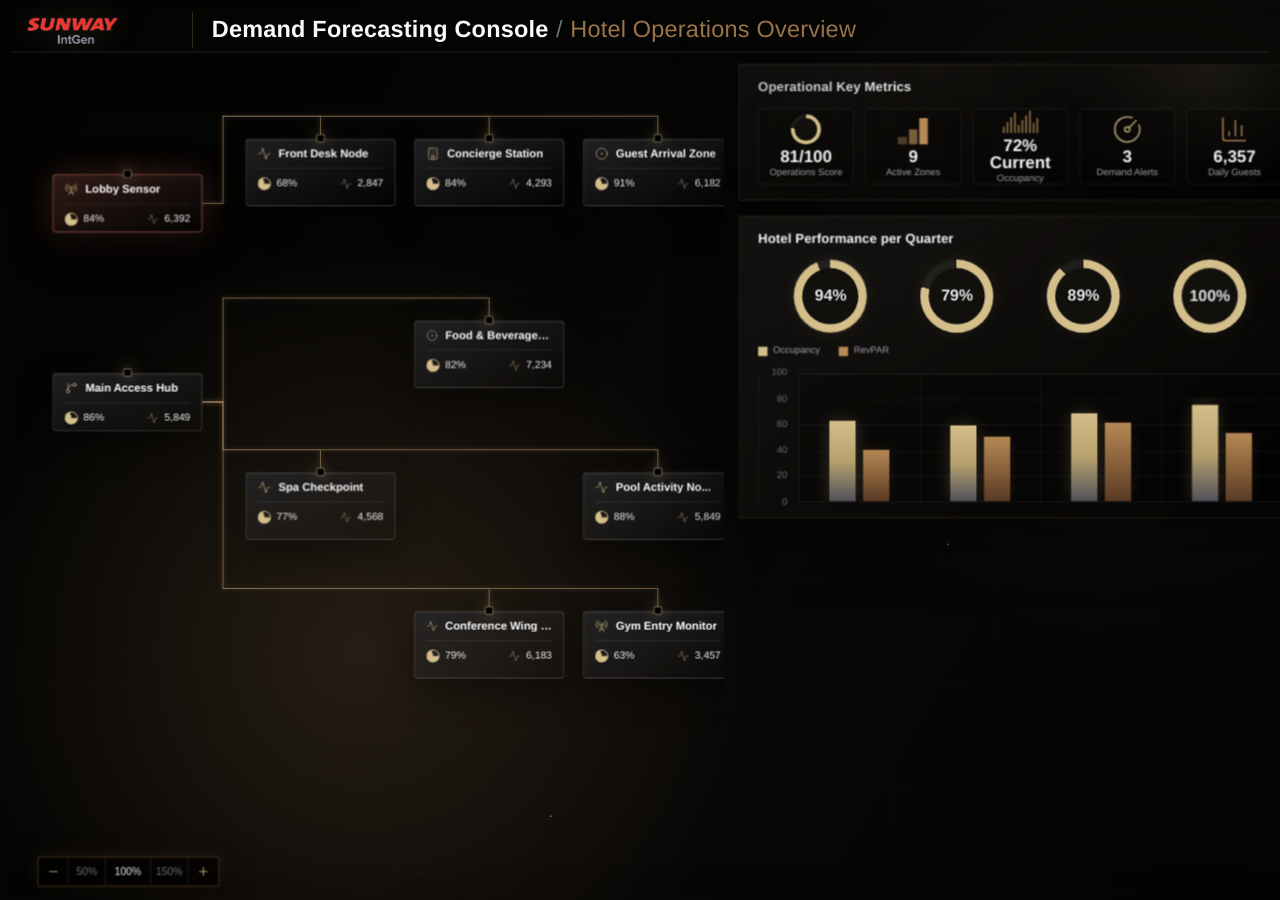
<file: IntGen-Stay-Engine-GitHub/lobby/index.html>
<!doctype html>
<html lang="en">
  <head>
    <meta charset="UTF-8" />
    <link rel="icon" type="image/svg+xml" href="../favicon.svg" />
    <meta name="viewport" content="width=device-width, initial-scale=1.0" />
    <title>Demand Forecasting Console | IntGen Stay</title>
    <script defer src="../assets/hash-router-shim.js"></script>
    <script defer src="../assets/index-pqAHWmH_.js"></script>
    <link rel="stylesheet" href="../assets/index-CuUZG4vt.css">
    <link rel="stylesheet" href="../assets/lobby-heatmap.css">
    <link rel="stylesheet" href="../assets/forecast-drivers.css">
    <script defer src="../assets/lobby-heatmap.js"></script>
    <script defer src="../assets/forecast-drivers.js"></script>
  </head>
  <body>
    <div id="root"></div>
  </body>
</html>
</file>
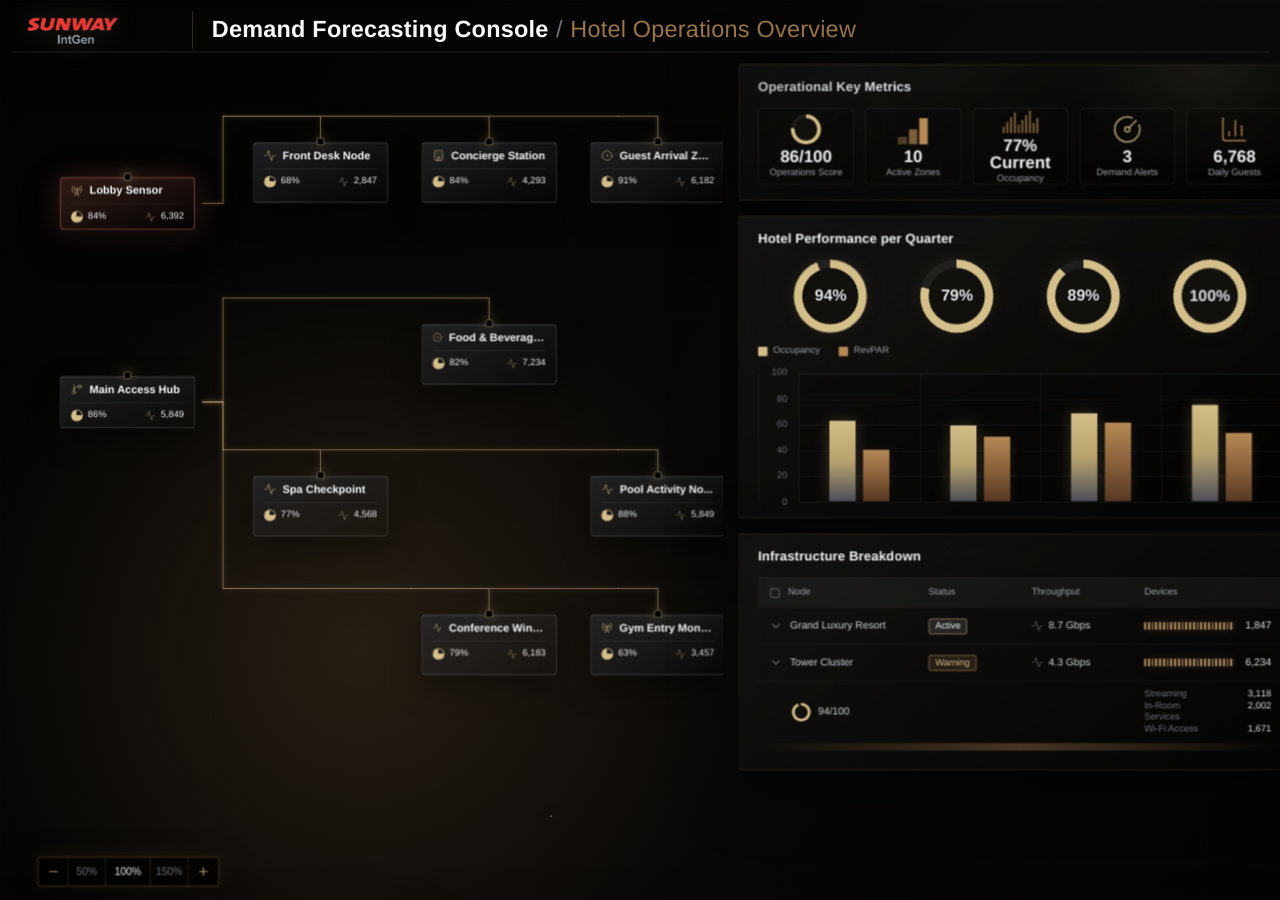
<file: IntGen-Stay-Engine-GitHub/operations/index.html>
<!doctype html>
<html lang="en">
  <head>
    <meta charset="UTF-8" />
    <link rel="icon" type="image/svg+xml" href="../favicon.svg" />
    <meta name="viewport" content="width=device-width, initial-scale=1.0" />
    <title>Demand Forecasting Console | IntGen Stay</title>
    <script defer src="../assets/hash-router-shim.js"></script>
    <script defer src="../assets/index-pqAHWmH_.js"></script>
    <link rel="stylesheet" href="../assets/index-CuUZG4vt.css">
    <link rel="stylesheet" href="../assets/operations-enhance.css">
    <link rel="stylesheet" href="../assets/operations-polish.css?v=5">
    <script defer src="../assets/operations-enhance.js"></script>
  </head>
  <body>
    <div id="root"></div>
  </body>
</html>
</file>
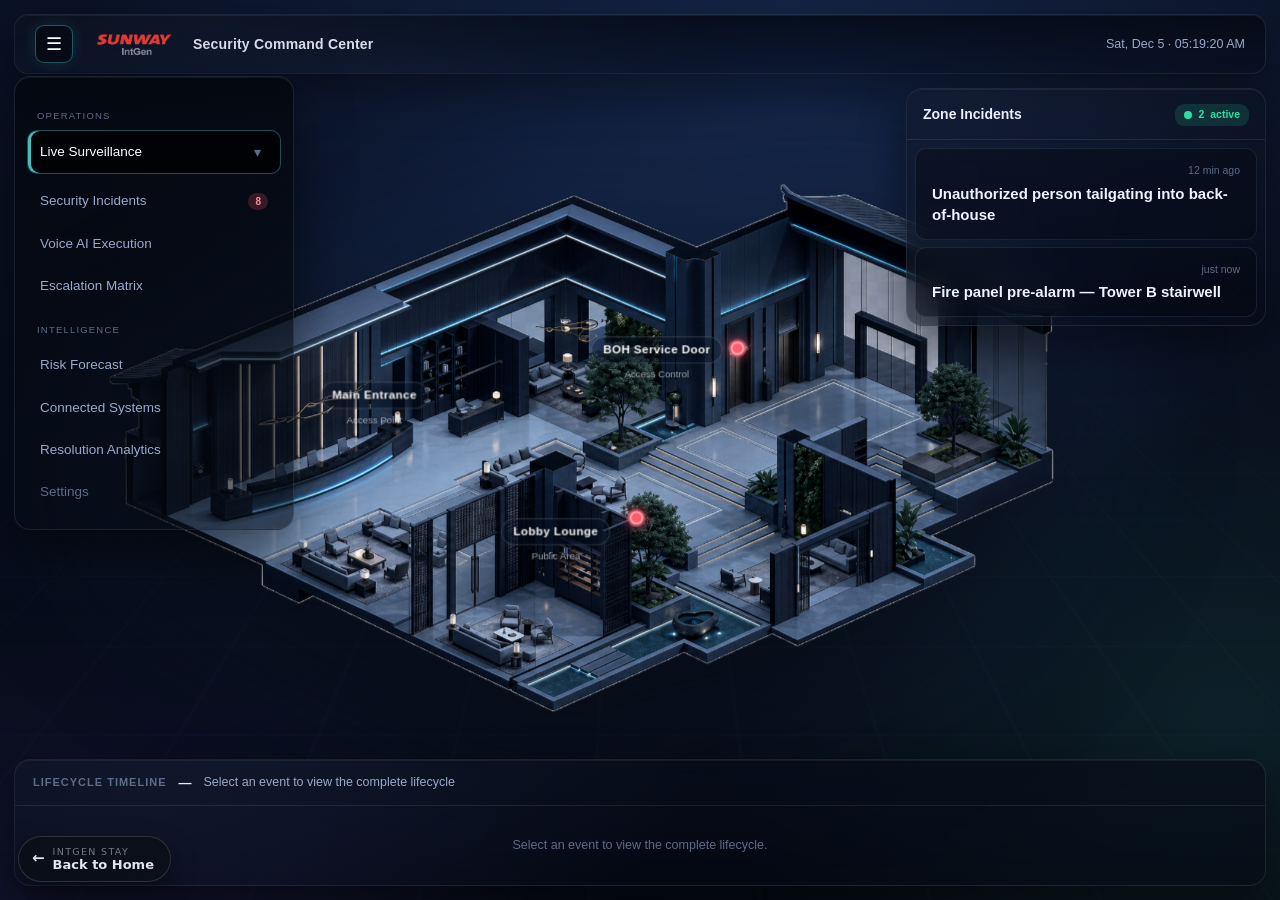
<file: IntGen-Stay-Engine-GitHub/apps/security-command-center/index.html>
<!DOCTYPE html>
<html lang="en">
<head>
<meta charset="UTF-8" />
<meta name="viewport" content="width=device-width, initial-scale=1.0" />
<title>Aura — Live Security Command Center</title>
<link rel="stylesheet" href="assets/theme.css" />
<style>
  .app {
    grid-template-columns: 1fr 360px;
    grid-template-rows: 60px 1fr auto;
    grid-template-areas:
      "topbar topbar"
      ".      events"
      "timeline timeline";
    pointer-events: none;
  }

  .app > * {
    pointer-events: auto;
  }

  .scene-bg {
    position: fixed;
    inset: 0;
    z-index: 0;
    overflow: hidden;
    pointer-events: auto;
  }

  .scene-bg::before {
    content: '';
    position: absolute;
    inset: 0;
    opacity: 0.45;
    background-image:
      linear-gradient(rgba(120,160,230,0.07) 1px, transparent 1px),
      linear-gradient(90deg, rgba(120,160,230,0.07) 1px, transparent 1px);
    background-size: 52px 52px;
    transform: perspective(900px) rotateX(58deg) scale(2);
    transform-origin: center 60%;
    mask-image: radial-gradient(circle at 52% 54%, #000 0%, transparent 66%);
    -webkit-mask-image: radial-gradient(circle at 52% 54%, #000 0%, transparent 66%);
  }

  .scene-img {
    position: absolute;
    inset: 0;
    width: 100%;
    height: 100%;
    object-fit: contain;
    filter:
      drop-shadow(0 50px 70px rgba(0,0,0,0.65))
      drop-shadow(0 0 70px rgba(79,140,255,0.18));
    -webkit-user-drag: none;
    user-select: none;
  }

  .scene-stage {
    pointer-events: auto;
    position: absolute;
    left: 45%;
    top: 50%;
    width: min(78vw, 1280px);
    aspect-ratio: 16 / 9;
    transform:
      translate(-50%, -50%)
      perspective(1200px)
      rotateX(var(--dragRotateX, 0deg))
      rotateY(var(--dragRotateY, 0deg));
    transform-style: preserve-3d;
    transform-origin: center center;
    transition: transform .08s linear;
    cursor: grab;
  }

  .scene-stage.dragging {
    cursor: grabbing;
    transition: none;
  }

  .scene-overlay {
    position: absolute;
    inset: 0;
    z-index: 2;
    pointer-events: none;
    transform: translateZ(12px);
  }

  .scene-img.swap {
    opacity: 0;
    transform: translate(-54%, -50%) scale(.97);
  }

  .center-hud {
    position: fixed;
    z-index: 8;
    top: 96px;
    left: 328px;
    pointer-events: none;
    transition: opacity .18s ease, transform .18s ease;
  }

  .center-hud > * {
    pointer-events: auto;
  }

  .center-hud.hidden {
    opacity: 0;
    pointer-events: none;
    transform: translateY(-8px);
  }

  .zone-switch {
    display: inline-flex;
    align-items: center;
    gap: 4px;
    padding: 5px;
    border-radius: 12px;
    background: rgba(5, 9, 18, .72);
    border: 1px solid rgba(150, 175, 220, .16);
    backdrop-filter: blur(18px) saturate(130%);
    -webkit-backdrop-filter: blur(18px) saturate(130%);
    box-shadow: 0 10px 28px rgba(0,0,0,.42);
  }

  .zone-btn {
    border: 0;
    cursor: pointer;
    padding: 8px 14px;
    border-radius: 8px;
    font: inherit;
    font-size: 13px;
    font-weight: 600;
    color: rgba(234,240,252,.56);
    background: transparent;
    transition: .15s ease;
    white-space: nowrap;
  }

  .zone-btn:hover {
    color: rgba(234,240,252,.9);
    background: rgba(255,255,255,.05);
  }

  .zone-btn.active {
    color: #fff;
    background: rgba(120, 150, 230, .28);
  }

  .zone-btn .zc {
    font-size: 11px;
    opacity: .7;
    margin-left: 4px;
  }

  .map-selector {
    width: 220px;
    height: 44px;
    display: flex;
    align-items: center;
    justify-content: space-between;
    padding: 0 15px;
    border-radius: 9px;
    background: rgba(5, 9, 18, .72);
    border: 1px solid rgba(150, 175, 220, .16);
    backdrop-filter: blur(18px) saturate(130%);
    -webkit-backdrop-filter: blur(18px) saturate(130%);
    box-shadow: 0 10px 28px rgba(0,0,0,.42);
    cursor: pointer;
  }

  .map-label {
    color: rgba(234,240,252,.9);
    font-size: 13.5px;
    font-weight: 600;
  }

  .map-arrow {
    color: rgba(234,240,252,.48);
    font-size: 13px;
  }

  .scene-tag {
    position: absolute;
    transform: translate(-50%, -50%);
    text-align: center;
  }

  .scene-tag .lab {
    font-size: 11.5px;
    font-weight: 600;
    color: #fff;
    letter-spacing: .4px;
    text-shadow: 0 2px 10px rgba(0,0,0,.85);
    white-space: nowrap;
    padding: 4px 11px;
    border-radius: 20px;
    background: rgba(14,22,42,0.42);
    border: 1px solid rgba(255,255,255,0.16);
    backdrop-filter: blur(8px);
  }

  .scene-tag .sub {
    font-size: 9.5px;
    color: rgba(234,240,252,0.65);
    margin-top: 4px;
    text-shadow: 0 1px 6px rgba(0,0,0,.8);
  }

  .hotspot {
    position: absolute;
    transform: translate(-50%, -50%);
    cursor: pointer;
    pointer-events: auto;
  }

  .hotspot .ping {
    width: 14px;
    height: 14px;
    border-radius: 50%;
    position: relative;
    border: 2px solid rgba(255,255,255,0.5);
  }

  .hotspot .ping::after {
    content: '';
    position: absolute;
    inset: -2px;
    border-radius: 50%;
    animation: ping 1.8s cubic-bezier(0,0,.2,1) infinite;
  }

  .hotspot.crit .ping {
    background: #ff5c6c;
    box-shadow: 0 0 14px #ff5c6c;
  }

  .hotspot.crit .ping::after {
    box-shadow: 0 0 0 2px rgba(255,92,108,.6);
  }

  .hotspot.warn .ping {
    background: #f5b942;
    box-shadow: 0 0 14px #f5b942;
  }

  .hotspot.warn .ping::after {
    box-shadow: 0 0 0 2px rgba(245,185,66,.6);
  }

  .hotspot.info .ping {
    background: #4f8cff;
    box-shadow: 0 0 14px #4f8cff;
  }

  .hotspot.info .ping::after {
    box-shadow: 0 0 0 2px rgba(79,140,255,.6);
  }

  @keyframes ping {
    0% { transform: scale(1); opacity: .9; }
    100% { transform: scale(3.6); opacity: 0; }
  }

  .hotspot .tip {
    position: absolute;
    bottom: 22px;
    left: 50%;
    transform: translateX(-50%);
    background: rgba(14,22,42,0.88);
    border: 1px solid var(--border-hi);
    border-radius: 9px;
    padding: 6px 11px;
    font-size: 11px;
    white-space: nowrap;
    opacity: 0;
    pointer-events: none;
    transition: .18s;
    backdrop-filter: blur(10px);
    box-shadow: var(--shadow);
  }

  .hotspot:hover .tip {
    opacity: 1;
    transform: translateX(-50%) translateY(-3px);
  }

  .events-panel {
    grid-area: events;
    display: flex;
    flex-direction: column;
    min-height: 0;
    overflow: hidden;
    align-self: start;
  }

  .ev-head {
    padding: 15px 16px 13px;
    border-bottom: 1px solid var(--border);
  }

  .ev-head .row {
    display: flex;
    align-items: center;
    gap: 9px;
  }

  .ev-head h2 {
    font-size: 14px;
    font-weight: 600;
  }

  .ev-head .spacer {
    flex: 1;
  }

  .ev-head .live-chip {
    display: inline-flex;
    align-items: center;
    gap: 6px;
    font-size: 10.5px;
    font-weight: 700;
    padding: 3px 9px;
    border-radius: 9px;
    background: rgba(46,224,160,.14);
    color: var(--green);
  }

  .ev-list {
    flex: 0 1 auto;
    overflow-y: auto;
    padding: 8px;
    display: flex;
    flex-direction: column;
    gap: 7px;
    max-height: calc(100vh - 300px);
  }

  .evcard {
    border-radius: var(--radius-sm);
    padding: 14px 16px;
    cursor: pointer;
    background: rgba(5,9,18,.42);
    border: 1px solid rgba(150,175,220,.12);
    transition: all .15s;
  }

  .evcard:hover {
    border-color: var(--border-hi);
    background: rgba(15,25,45,.58);
    transform: translateX(-2px);
  }

  .evcard.sel {
    border-color: var(--cyan);
    box-shadow: 0 0 0 1px var(--cyan), 0 8px 24px rgba(0,0,0,.4);
  }

  .evcard .sevbar {
    display: none;
  }

  .evcard .top {
    display: flex;
    justify-content: flex-end;
    align-items: center;
  }

  .evcard .age {
    margin-left: auto;
    font-size: 10.5px;
    color: var(--text-faint);
  }

  .evcard .ttl {
    font-size: 15px;
    font-weight: 600;
    line-height: 1.4;
    margin-top: 4px;
    color: #eef4ff;
  }

  .ev-empty {
    text-align: center;
    color: var(--text-faint);
    padding: 40px 20px;
    font-size: 12.5px;
  }
    .timeline {
    grid-area: timeline;
    padding: 0;
    display: flex;
    flex-direction: column;
  }

  .tl-head {
    display: flex;
    align-items: center;
    gap: 12px;
    padding: 13px 18px;
    border-bottom: 1px solid var(--border);
  }

  .tl-head .lbl {
    font-size: 11px;
    text-transform: uppercase;
    letter-spacing: 1px;
    color: var(--text-faint);
    font-weight: 700;
  }

  .tl-head .evid {
    font-size: 13px;
    font-weight: 700;
    display: flex;
    align-items: center;
  }

  .tl-head .evttl {
    font-size: 12.5px;
    color: var(--text-dim);
  }

  .tl-head .spacer {
    flex: 1;
  }

  .tl-head .acts {
    display: flex;
    gap: 8px;
  }

  .tl-body {
    padding: 4px 8px;
  }

  .tl-empty {
    text-align: center;
    color: var(--text-faint);
    padding: 26px;
    font-size: 12.5px;
  }

  .tl-track {
    display: flex;
    align-items: stretch;
    padding: 18px 14px 16px;
    gap: 0;
    overflow-x: auto;
  }

  .tl-step {
    flex: 1;
    min-width: 150px;
    position: relative;
    padding: 0 6px;
  }

  .tl-step .connector {
    position: absolute;
    top: 13px;
    left: 50%;
    right: -50%;
    height: 2px;
    background: rgba(255,255,255,.1);
    z-index: 0;
  }

  .tl-step.done .connector {
    background: var(--green);
  }

  .tl-step.active .connector {
    background: linear-gradient(90deg,var(--accent),rgba(255,255,255,.1));
  }

  .tl-step:last-child .connector {
    display: none;
  }

  .tl-node {
    width: 28px;
    height: 28px;
    border-radius: 50%;
    display: grid;
    place-items: center;
    font-size: 12px;
    font-weight: 700;
    position: relative;
    z-index: 1;
    margin-bottom: 11px;
    background: rgba(28,40,66,0.9);
    border: 1px solid var(--border);
    color: var(--text-faint);
  }

  .tl-step.done .tl-node {
    background: var(--green);
    color: #06281c;
    border-color: var(--green);
    box-shadow: 0 0 14px rgba(46,224,160,.45);
  }

  .tl-step.active .tl-node {
    background: var(--accent);
    color: #fff;
    border-color: var(--accent);
    box-shadow: 0 0 14px rgba(79,140,255,.55);
    animation: pulse2 1.6s infinite;
  }

  @keyframes pulse2 {
    0%,100% { box-shadow: 0 0 0 0 rgba(79,140,255,.5); }
    50% { box-shadow: 0 0 0 7px rgba(79,140,255,0); }
  }

  .tl-step .stg-lbl {
    font-size: 9.5px;
    text-transform: uppercase;
    letter-spacing: .7px;
    color: var(--text-faint);
    font-weight: 700;
  }

  .tl-step.active .stg-lbl {
    color: #9bbcff;
  }

  .tl-step.done .stg-lbl {
    color: #7af0c4;
  }

  .tl-step .stg-head {
    font-size: 12.5px;
    font-weight: 600;
    margin-top: 3px;
    line-height: 1.3;
  }

  .tl-step .stg-text {
    font-size: 11px;
    color: var(--text-dim);
    margin-top: 5px;
    line-height: 1.45;
    display: -webkit-box;
    -webkit-line-clamp: 4;
    -webkit-box-orient: vertical;
    overflow: hidden;
  }

  .tl-step .stg-extra {
    margin-top: 8px;
  }

  .mini-imp {
    font-size: 10.5px;
    color: var(--text-dim);
    display: flex;
    justify-content: space-between;
    gap: 8px;
    padding: 3px 0;
    border-bottom: 1px solid rgba(255,255,255,.05);
  }

  .mini-imp b {
    color: var(--text);
    font-weight: 600;
    text-align: right;
  }

  .mini-rec {
    display: flex;
    gap: 7px;
    align-items: flex-start;
    font-size: 10.5px;
    color: var(--text-dim);
    padding: 4px 0;
  }

  .mini-rec .n {
    width: 15px;
    height: 15px;
    border-radius: 50%;
    background: var(--accent);
    color: #fff;
    display: grid;
    place-items: center;
    font-size: 9px;
    font-weight: 700;
    flex-shrink: 0;
    margin-top: 1px;
  }

  .voice-notice {
    position: relative;
    z-index: 3;
    width: auto;
    max-height: 0;
    margin: 0 8px;
    border-radius: 14px;
    background: linear-gradient(180deg, rgba(8,12,24,.92), rgba(5,8,16,.82));
    border: 1px solid rgba(150,175,220,.22);
    box-shadow:
      inset 0 1px 0 rgba(255,255,255,.08),
      0 22px 54px rgba(0,0,0,.55);
    backdrop-filter: blur(22px) saturate(130%);
    -webkit-backdrop-filter: blur(22px) saturate(130%);
    transform: translateY(-18px);
    opacity: 0;
    pointer-events: none;
    transition:
      max-height .42s cubic-bezier(.2,.9,.2,1),
      margin .42s cubic-bezier(.2,.9,.2,1),
      transform .42s cubic-bezier(.2,.9,.2,1),
      opacity .26s ease;
    overflow: hidden;
  }

  .voice-notice.show {
    max-height: 280px;
    margin: 8px 8px 0;
    transform: translateY(0);
    opacity: 1;
    pointer-events: auto;
  }

  .voice-notice .vn-head {
    display: flex;
    align-items: center;
    gap: 11px;
    padding: 14px 15px 12px;
    border-bottom: 1px solid rgba(150,175,220,.13);
  }

  .voice-notice .vn-orb {
    width: 38px;
    height: 38px;
    border-radius: 50%;
    display: grid;
    place-items: center;
    background: linear-gradient(135deg, var(--accent), var(--accent-2));
    box-shadow: 0 0 22px rgba(79,140,255,.28);
    font-weight: 700;
  }

  .voice-notice .vn-title {
    font-size: 13.5px;
    font-weight: 700;
    color: #fff;
  }

  .voice-notice .vn-meta {
    font-size: 11px;
    color: rgba(234,240,252,.58);
    margin-top: 2px;
  }

  .voice-notice .vn-wave {
    margin-left: auto;
    display: flex;
    align-items: center;
    gap: 3px;
    height: 24px;
  }

  .voice-notice .vn-wave i {
    width: 3px;
    border-radius: 4px;
    background: var(--cyan);
    animation: vw 1s ease-in-out infinite;
  }

  .voice-notice .vn-body {
    padding: 13px 15px 15px;
  }

  .voice-notice .vn-script {
    color: rgba(234,240,252,.9);
    font-size: 12.5px;
    line-height: 1.55;
  }

  .voice-notice .vn-footer {
    display: flex;
    align-items: center;
    gap: 8px;
    margin-top: 12px;
    color: rgba(234,240,252,.55);
    font-size: 11px;
  }
</style>
</head>

<body>

<div class="scene-bg">
  <div class="scene-stage" id="sceneStage">
    <img class="scene-img" id="sceneImg" src="assets/hotel-isometric-map.png" alt="3D hotel scene" />

    <div class="scene-overlay">
      <div id="sceneTags"></div>
      <div id="sceneHotspots"></div>
    </div>
  </div>
</div>

<div class="center-hud hidden" id="mapSwitcher">
  <div class="zone-switch glass">
    <button class="zone-btn active" data-zone="lobby">Public Areas <span class="zc" id="zt-lobby">0</span></button>
    <button class="zone-btn" data-zone="fnb">F&amp;B <span class="zc" id="zt-fnb">0</span></button>
    <button class="zone-btn" data-zone="rooms">Guest Floors <span class="zc" id="zt-rooms">0</span></button>
  </div>
  <div class="map-selector glass" style="display:none">
    <span class="map-label">Lobby & Public Areas</span>
    <span class="map-arrow">▼</span>
  </div>
</div>

<div class="app">
  <aside class="sidebar glass"></aside>
  <header class="topbar glass" data-crumb="Live Surveillance"></header>

  <section class="events-panel glass">
    <div class="ev-head">
      <div class="row">
        <h2>Zone Incidents</h2>
        <span class="spacer"></span>
        <span class="live-chip">
          <span class="dot live"></span>
          <span id="evLiveCount">0</span> active
        </span>
      </div>
    </div>

    <div class="ev-list" id="evList"></div>
  </section>

  <section class="timeline glass">
    <div class="tl-head">
      <span class="lbl">Lifecycle Timeline</span>
      <span class="evid" id="tlEvId">—</span>
      <span class="evttl" id="tlEvTtl">Select an event to view the complete lifecycle</span>
      <span class="spacer"></span>
      <div class="acts" id="tlActs"></div>
    </div>

    <div class="tl-body" id="tlBody">
      <div class="tl-empty">Select an event to view the complete lifecycle.</div>
    </div>
  </section>
</div>

<script>
window.AURA_PAGE = 'live';
</script>

<script src="assets/data.js"></script>
<script src="assets/shell.js"></script>

<script>
const STAGES = [
  'Triggered',
  'Analyzing',
  'Impact',
  'Recommended',
  'Assigned',
  'Escalated',
  'Resolved'
];

const ZONES = {
  lobby: {
    name: 'Lobby & Public Areas',
    icon: '',
    color: 'var(--accent)',
    meta: 'Entrances lobby BOH doors public-area cameras',
    img: 'assets/hotel-isometric-map.png',
    tags: [
      { x: 30, y: 42, lab: 'Main Entrance', sub: 'Access Point' },
      { x: 58, y: 34, lab: 'BOH Service Door', sub: 'Access Control' },
      { x: 48, y: 66, lab: 'Lobby Lounge', sub: 'Public Area' }
    ]
  },

  fnb: {
    name: 'F&B & Leisure',
    icon: '',
    color: 'var(--cyan)',
    meta: 'Restaurants bars spa crowd-density cameras',
    img: 'assets/fnb-map.png?v=2',
    tags: [
      { x: 26, y: 60, lab: 'Lounge Entrance', sub: 'Crowd Density' },
      { x: 64, y: 16, lab: 'Bar / Buffet', sub: 'Public Area' }
    ]
  },

  rooms: {
    name: 'Guest Floors',
    icon: '',
    color: 'var(--accent-2)',
    meta: 'Guest floors stairwell doors access control patrols',
    img: 'assets/guest-floors-map.png?v=2',
    tags: [
      { x: 8, y: 28, lab: 'Stairwell Door', sub: 'Access Control' },
      { x: 80, y: 18, lab: 'Emergency Exit', sub: 'Life Safety' }
    ]
  }
};

const EVENTS = AURA_EVENTS;

let currentZone = 'lobby';
let selectedId = null;
let feedOn = true;

const $ = s => document.querySelector(s);

const evByZone = z => EVENTS.filter(e => e.zone === z);
const activeCount = list => list.filter(e => e.stage < 6).length;

function updateCounts() {
  ['lobby', 'fnb', 'rooms'].forEach(z => {
    const n = activeCount(evByZone(z));
    const zt = $('#zt-' + z);
    if (zt) zt.textContent = n;
  });
}

function renderScene(animate) {
  const Z = ZONES[currentZone];

  const mapTitle = $('#mapTitle');
  const mapZIcon = $('#mapZIcon');
  const mapMeta = $('#mapMeta');
  const mapLabel = $('.map-label');

  if (mapTitle) mapTitle.innerHTML = Z.name;
  if (mapZIcon) mapZIcon.textContent = Z.icon;
  if (mapMeta) mapMeta.textContent = Z.meta;
  if (mapLabel) mapLabel.textContent = Z.name;

  const img = $('#sceneImg');

  if (animate) {
    img.classList.add('swap');
    setTimeout(() => {
      img.src = Z.img;
      img.classList.remove('swap');
    }, 220);
  } else {
    img.src = Z.img;
  }

  $('#sceneTags').innerHTML = (Z.tags || []).map(t => `
    <div class="scene-tag" style="left:${t.x}%;top:${t.y}%">
      <div class="lab">${t.lab}</div>
      ${t.sub ? `<div class="sub">${t.sub}</div>` : ''}
    </div>
  `).join('');

  $('#sceneHotspots').innerHTML = evByZone(currentZone)
    .filter(e => e.stage < 6)
    .map(e => `
      <div class="hotspot ${e.sev}"
           style="left:${e.pos.x}%;top:${e.pos.y}%"
           onclick="selectEvent('${e.id}')">
        <div class="ping"></div>
        <div class="tip">${e.id}</div>
      </div>
    `).join('');
}

function evCard(e) {
  return `
    <div class="evcard ${e.id === selectedId ? 'sel' : ''}"
         onclick="selectEvent('${e.id}')">

      <div class="top">
        <span class="age">${e.age}</span>
      </div>

      <div class="ttl">${e.title}</div>
    </div>
  `;
}

function renderEvents() {
  const list = evByZone(currentZone);
  $('#evLiveCount').textContent = activeCount(list);

  const o = { crit: 0, warn: 1, info: 2 };

  const sorted = [...list].sort((a, b) =>
    (a.stage < 6 ? 0 : 1) - (b.stage < 6 ? 0 : 1) ||
    o[a.sev] - o[b.sev]
  );

  $('#evList').innerHTML = sorted.length
    ? sorted.map(evCard).join('')
    : `<div class="ev-empty">No active events in this zone.</div>`;
}
function renderTimeline() {
  const e = EVENTS.find(x => x.id === selectedId);

  if (!e) {
    $('#tlEvId').textContent = '—';
    $('#tlEvTtl').textContent = 'Select an event to view the complete lifecycle';
    $('#tlActs').innerHTML = '';
    $('#tlBody').innerHTML = `
      <div class="tl-empty">Select an event to view the complete lifecycle.</div>
    `;
    return;
  }

  const f = e.flow;

  $('#tlEvId').innerHTML = `${e.id}`;
  $('#tlEvTtl').textContent = e.title;

  $('#tlActs').innerHTML = `
    <button class="btn primary sm" onclick="approveActions('${e.id}')">
      Approve Actions
    </button>
    <button class="btn sm" onclick="dispatchVoiceAI('${e.id}')">
      Voice AI
    </button>
  `;

  const impactHtml = `
    <div class="stg-extra">
      ${f.impact.map(i => `
        <div class="mini-imp">
          <span>${i.l}</span>
          <b>${i.v}</b>
        </div>
      `).join('')}
    </div>
  `;

  const recHtml = `
    <div class="stg-extra">
      ${f.recs.map((r, i) => `
        <div class="mini-rec">
          <span class="n">${i + 1}</span>
          <span>
            ${r.t}
            <span style="color:var(--text-faint)">${r.c}</span>
          </span>
        </div>
      `).join('')}
    </div>
  `;

  const defs = [
    {
      lbl: 'Trigger',
      head: 'Detected',
      text: f.trigger
    },
    {
      lbl: 'Analysis',
      head: 'System Check',
      text: f.analysis
    },
    {
      lbl: 'Impact',
      head: f.impactTtl,
      extra: impactHtml
    },
    {
      lbl: 'Actions',
      head: 'Recommended Actions',
      extra: recHtml
    },
    {
      lbl: 'Assignment',
      head: 'Owner ' + e.owner,
      text: 'Task routed to the owning department.'
    },
    {
      lbl: 'Escalation',
      head: e.escIn === 'Resolved' ? 'No Escalation Needed' : 'On Track',
      text: e.escIn === 'Resolved'
        ? 'The event has been closed.'
        : 'Owner responding within SLA.'
    },
    {
      lbl: 'Resolution',
      head: e.stage >= 6 ? 'Resolved' : 'Pending',
      text: e.stage >= 6
        ? 'Outcome recorded for analytics.'
        : 'Resolution is still in progress.'
    }
  ];

  const steps = defs.map((d, i) => ({
    ...d,
    state: i < e.stage ? 'done' : (i === e.stage ? 'active' : 'pending'),
    node: i + 1
  }));

  $('#tlBody').innerHTML = `
    <div class="tl-track">
      ${steps.map(s => `
        <div class="tl-step ${s.state}">
          <div class="connector"></div>
          <div class="tl-node">${s.state === 'done' ? '✓' : s.node}</div>
          <div class="stg-lbl">${s.lbl}</div>
          <div class="stg-head">${s.head}</div>
          ${s.text ? `<div class="stg-text">${s.text}</div>` : ''}
          ${s.extra || ''}
        </div>
      `).join('')}
    </div>
  `;
}

function renderAll(anim) {
  updateCounts();
  renderScene(anim);
  renderEvents();
  renderTimeline();
}

function switchZone(z) {
  if (z === currentZone) return;

  currentZone = z;

  const sel = EVENTS.find(e => e.id === selectedId);
  if (!sel || sel.zone !== z) selectedId = null;

  document.querySelectorAll('.zone-btn').forEach(b => {
    b.classList.toggle('active', b.dataset.zone === z);
  });

  renderAll(true);
}

function selectEvent(id) {
  const e = EVENTS.find(x => x.id === id);

  if (e && e.zone !== currentZone) {
    currentZone = e.zone;

    document.querySelectorAll('.zone-btn').forEach(b => {
      b.classList.toggle('active', b.dataset.zone === e.zone);
    });
  }

  selectedId = id;
  renderAll(true);
}

function approveActions(id) {
  const e = EVENTS.find(x => x.id === id);

  if (e && e.stage < 5) {
    e.stage = 5;
  }

  renderAll();
  window.toast(`Actions approved for ${id}`);
}

function ownerContact(e) {
  if (e.owner === 'Security') return 'Daniel Wong, Owner Security';
  if (e.owner === 'Duty Manager') return 'Priya Nair, Duty Manager';
  return `${e.owner} Lead`;
}

function voiceScript(e, contact) {
  const zone = ZONES[e.zone] ? ZONES[e.zone].name : 'the property';

  return `Hi ${contact.split(',')[0]}, this is Aura Voice AI calling from the Sunway Intelligence Command Center. We detected ${e.title.toLowerCase()} in ${zone}. ${e.flow.trigger} I am calling to confirm what situation you are seeing on the ground and whether you need immediate support dispatched. Can you briefly describe your current status?`;
}

function speakVoiceScript(text) {
  if (!('speechSynthesis' in window)) return;

  window.speechSynthesis.cancel();

  const utterance = new SpeechSynthesisUtterance(text);
  utterance.lang = 'en-US';
  utterance.rate = 0.94;
  utterance.pitch = 1;
  window.speechSynthesis.speak(utterance);
}

function dispatchVoiceAI(id) {
  const e = EVENTS.find(x => x.id === id);
  if (!e) return;

  const contact = ownerContact(e);
  const script = voiceScript(e, contact);

  let panel = document.getElementById('voiceNotice');
  if (!panel) {
    panel = document.createElement('div');
    panel.className = 'voice-notice';
    panel.id = 'voiceNotice';
  }

  const eventsPanel = document.querySelector('.events-panel');
  if (eventsPanel && panel.parentElement !== eventsPanel) {
    eventsPanel.prepend(panel);
  }

  panel.innerHTML = `
    <div class="vn-head">
      <div class="vn-orb">AI</div>
      <div>
        <div class="vn-title">Voice AI calling ${contact}</div>
        <div class="vn-meta">${e.id} · ${e.owner} · ${e.age}</div>
      </div>
      <div class="vn-wave" aria-hidden="true">
        ${[8,16,11,22,9,18,12].map((h, i) => `<i style="height:${h}px;animation-delay:${i * .08}s"></i>`).join('')}
      </div>
    </div>
    <div class="vn-body">
      <div class="vn-script">${script}</div>
      <div class="vn-footer">
        <span class="dot live"></span>
        <span>Outbound call in progress</span>
      </div>
    </div>
  `;

  requestAnimationFrame(() => panel.classList.add('show'));
  speakVoiceScript(script);
}

let advanceTimer;

function advanceLifecycle() {
  const fp = document.getElementById('feedPill');
  feedOn = fp ? fp.textContent.includes('On') : true;

  if (!feedOn) return;

  const open = EVENTS.filter(e => e.stage < 6 && e.escIn !== 'Monitoring');
  if (!open.length) return;

  const e = open[Math.floor((Date.now() / 4000) % open.length)] || open[0];

  e.stage++;

  if (e.stage === 6) {
    e.escIn = 'Resolved';
    window.toast(`${e.id} resolved`);
  } else if (e.stage === 5) {
    window.toast(`${e.id} escalated`);
  }

  renderAll();
}

document.querySelectorAll('.zone-btn').forEach(el => {
  el.addEventListener('click', () => switchZone(el.dataset.zone));
});

const hash = (location.hash || '').replace('#', '');

if (['lobby', 'fnb', 'rooms'].includes(hash)) {
  currentZone = hash;
}

document.querySelectorAll('.zone-btn').forEach(b => {
  b.classList.toggle('active', b.dataset.zone === currentZone);
});

renderAll();

const sceneStage = document.getElementById('sceneStage');

let isDraggingScene = false;
let startX = 0;
let startY = 0;
let currentRotateX = 0;
let currentRotateY = 0;
let baseRotateX = 0;
let baseRotateY = 0;

if (sceneStage) {
  sceneStage.addEventListener('mousedown', e => {
    isDraggingScene = true;
    startX = e.clientX;
    startY = e.clientY;
    baseRotateX = currentRotateX;
    baseRotateY = currentRotateY;
    sceneStage.classList.add('dragging');
  });

  window.addEventListener('mousemove', e => {
    if (!isDraggingScene) return;

    const deltaX = e.clientX - startX;
    const deltaY = e.clientY - startY;

    currentRotateY = baseRotateY + deltaX * 0.08;
    currentRotateX = baseRotateX - deltaY * 0.08;

    currentRotateX = Math.max(-18, Math.min(18, currentRotateX));
    currentRotateY = Math.max(-22, Math.min(22, currentRotateY));

    sceneStage.style.setProperty('--dragRotateX', `${currentRotateX}deg`);
    sceneStage.style.setProperty('--dragRotateY', `${currentRotateY}deg`);
  });

  window.addEventListener('mouseup', () => {
    isDraggingScene = false;
    sceneStage.classList.remove('dragging');
  });
}
</script>

<script src="../../assets/back-home.js" data-home="../../index.html"></script>
</body>
</html>
</file>
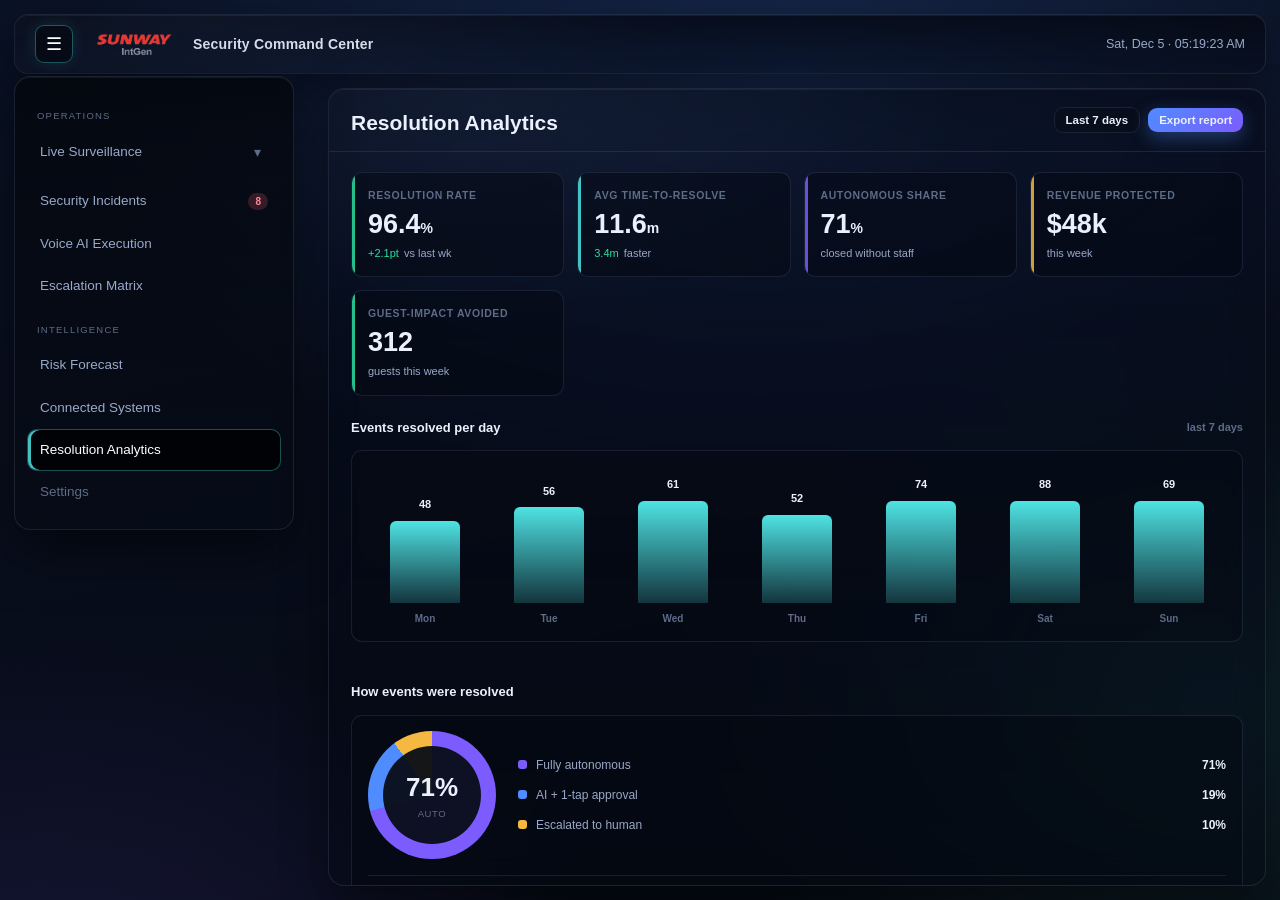
<file: IntGen-Stay-Engine-GitHub/apps/security-command-center/analytics.html>
<!DOCTYPE html>
<html lang="en">
<head>
<meta charset="UTF-8" />
<meta name="viewport" content="width=device-width, initial-scale=1.0" />
<title>Aura — Resolution Analytics</title>
<link rel="stylesheet" href="assets/theme.css" />
</head>
<body>
<div class="app">
  <aside class="sidebar glass"></aside>
  <header class="topbar glass" data-crumb="Resolution Analytics"></header>

  <section class="view glass">
    <div class="view-head">
      <div>
        <h2>Resolution Analytics</h2>
      </div>
      <div class="vh-acts">
        <button class="btn sm" onclick="window.toast('Range: last 7 days')">Last 7 days</button>
        <button class="btn primary sm" onclick="window.toast('Generated weekly ops review deck')">Export report</button>
      </div>
    </div>

    <div class="view-body">
      <div class="kpi-row">
        <div class="kpi k-green"><div class="kl">Resolution rate</div><div class="kv">96.4<span style="font-size:14px">%</span></div><div class="kd"><span class="up">+2.1pt</span> vs last wk</div></div>
        <div class="kpi k-cyan"><div class="kl">Avg time-to-resolve</div><div class="kv">11.6<span style="font-size:14px">m</span></div><div class="kd"><span class="up">3.4m</span> faster</div></div>
        <div class="kpi k-violet"><div class="kl">Autonomous share</div><div class="kv">71<span style="font-size:14px">%</span></div><div class="kd">closed without staff</div></div>
        <div class="kpi k-amber"><div class="kl">Revenue protected</div><div class="kv">$48k</div><div class="kd">this week</div></div>
        <div class="kpi k-green"><div class="kl">Guest-impact avoided</div><div class="kv">312</div><div class="kd">guests this week</div></div>
      </div>

      <div class="grid-2">
        <div class="sec">
          <div class="sec-title">Events resolved per day <span class="st-meta">last 7 days</span></div>
          <div class="card"><div class="bars" id="vol"></div></div>
        </div>
        <div class="sec">
          <div class="sec-title">How events were resolved</div>
          <div class="card">
            <div style="display:flex;align-items:center;gap:22px">
              <div class="donut" style="background:conic-gradient(var(--accent-2) 0 71%, var(--accent) 71% 90%, var(--amber) 90% 100%)">
                <div class="dc"><div class="dv">71%</div><div class="dl">auto</div></div>
              </div>
              <div style="flex:1">
                <div class="legend-row"><span class="ldot" style="background:var(--accent-2)"></span> Fully autonomous <b>71%</b></div>
                <div class="legend-row"><span class="ldot" style="background:var(--accent)"></span> AI + 1-tap approval <b>19%</b></div>
                <div class="legend-row"><span class="ldot" style="background:var(--amber)"></span> Escalated to human <b>10%</b></div>
              </div>
            </div>
            <div style="margin-top:16px;font-size:11.5px;color:var(--text-dim);line-height:1.6;border-top:1px solid var(--border);padding-top:13px">
              <b style="color:var(--text)">Trend:</b> Autonomous share is up from 58% a month ago as staff approve more recommendation classes for auto-execution.
            </div>
          </div>
        </div>
      </div>

      <div class="grid-2">
        <div class="sec">
          <div class="sec-title">Resolution time by event class</div>
          <div class="card">
            <div id="byClass"></div>
          </div>
        </div>
        <div class="sec">
          <div class="sec-title">Resolution by zone <span class="st-meta">this week</span></div>
          <div class="card" style="padding:6px 8px">
            <table class="dtable">
              <thead><tr><th>Zone</th><th>Events</th><th>Auto %</th><th>Avg resolve</th><th>SLA</th></tr></thead>
              <tbody>
                <tr><td><b class="strong">Lobby & FOH</b></td><td class="mono">142</td><td class="mono">68%</td><td class="mono">9.4m</td><td><span class="chip c-live"><span class="cdot"></span>99%</span></td></tr>
                <tr><td><b class="strong">F&B & Leisure</b></td><td class="mono">96</td><td class="mono">74%</td><td class="mono">13.1m</td><td><span class="chip c-live"><span class="cdot"></span>97%</span></td></tr>
                <tr><td><b class="strong">Guest Rooms</b></td><td class="mono">118</td><td class="mono">70%</td><td class="mono">12.8m</td><td><span class="chip c-wait"><span class="cdot"></span>94%</span></td></tr>
                <tr><td><b class="strong">Back-of-House</b></td><td class="mono">61</td><td class="mono">81%</td><td class="mono">7.2m</td><td><span class="chip c-live"><span class="cdot"></span>100%</span></td></tr>
              </tbody>
            </table>
          </div>
        </div>
      </div>
    </div>
  </section>
</div>

<script>window.AURA_PAGE='analytics';</script>
<script src="assets/shell.js"></script>
<script>
const VOL=[{d:'Mon',v:48},{d:'Tue',v:56},{d:'Wed',v:61},{d:'Thu',v:52},{d:'Fri',v:74},{d:'Sat',v:88},{d:'Sun',v:69}];
const mx=Math.max(...VOL.map(d=>d.v));
document.getElementById('vol').innerHTML=VOL.map(d=>`
  <div class="bar"><span class="bv">${d.v}</span><div class="col alt" style="height:${Math.round(d.v/mx*100)}%"></div><span class="bl">${d.d}</span></div>`).join('');

const CLS=[
  {t:'Life-safety',v:2.1,max:18,cls:'m-green'},
  {t:'VIP / Revenue',v:8.6,max:18,cls:'m-vio'},
  {t:'Facility',v:16.4,max:18,cls:'m-amber'},
  {t:'Guest service',v:11.2,max:18,cls:'m-red'},
  {t:'Capacity / F&B',v:9.8,max:18,cls:''},
];
document.getElementById('byClass').innerHTML=CLS.map(c=>`
  <div style="padding:9px 0;border-bottom:1px solid rgba(255,255,255,.05)">
    <div style="display:flex;justify-content:space-between;font-size:12px;margin-bottom:7px"><span style="color:var(--text)">${c.t}</span><b style="font-variant-numeric:tabular-nums">${c.v.toFixed(1)} min</b></div>
    <div class="meter ${c.cls}"><i style="width:${Math.round(c.v/c.max*100)}%"></i></div>
  </div>`).join('');
</script>
</body>
</html>
</file>
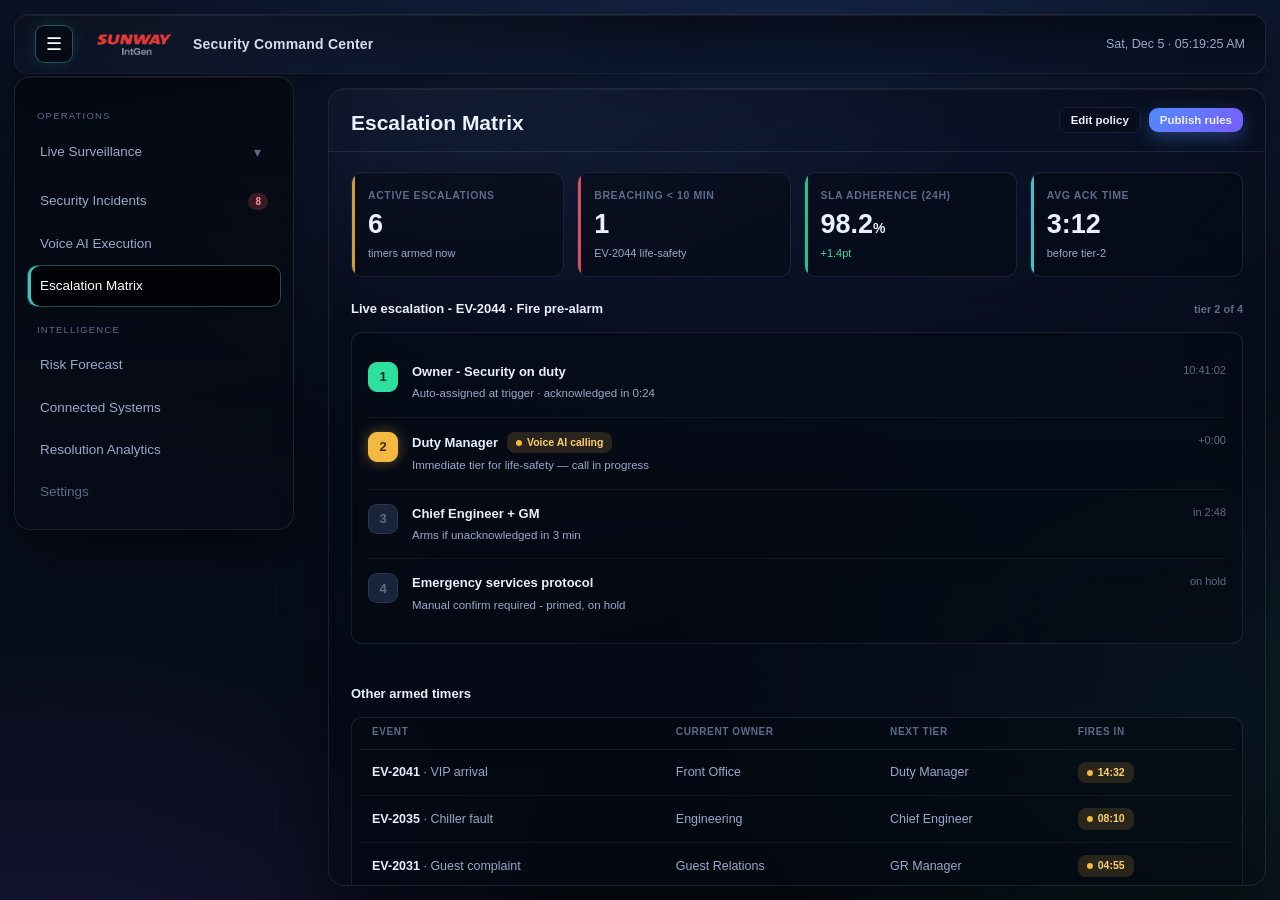
<file: IntGen-Stay-Engine-GitHub/apps/security-command-center/escalation.html>
<!DOCTYPE html>
<html lang="en">
<head>
<meta charset="UTF-8" />
<meta name="viewport" content="width=device-width, initial-scale=1.0" />
<title>Aura — Escalation Matrix</title>
<link rel="stylesheet" href="assets/theme.css" />
</head>
<body>
<div class="app">
  <aside class="sidebar glass"></aside>
  <header class="topbar glass" data-crumb="Escalation Matrix"></header>

  <section class="view glass">
    <div class="view-head">
      <div>
        <h2>Escalation Matrix</h2>
      </div>
      <div class="vh-acts">
        <button class="btn sm" onclick="window.toast('Opened SLA policy editor')">Edit policy</button>
        <button class="btn primary sm" onclick="window.toast('Escalation rules published')">Publish rules</button>
      </div>
    </div>

    <div class="view-body">
      <div class="kpi-row">
        <div class="kpi k-amber"><div class="kl">Active escalations</div><div class="kv" id="k-esc">0</div><div class="kd">timers armed now</div></div>
        <div class="kpi k-red"><div class="kl">Breaching &lt; 10 min</div><div class="kv">1</div><div class="kd">EV-2044 life-safety</div></div>
        <div class="kpi k-green"><div class="kl">SLA adherence (24h)</div><div class="kv">98.2<span style="font-size:14px">%</span></div><div class="kd"><span class="up">+1.4pt</span></div></div>
        <div class="kpi k-cyan"><div class="kl">Avg ack time</div><div class="kv">3:12</div><div class="kd">before tier-2</div></div>
      </div>

      <div class="grid-2">
        <div class="sec">
          <div class="sec-title">Live escalation - EV-2044 · Fire pre-alarm <span class="st-meta">tier 2 of 4</span></div>
          <div class="card">
            <div class="ladder">
              <div class="rung r-done"><div class="lv">1</div><div class="rbody"><div class="rt">Owner - Security on duty</div><div class="rs">Auto-assigned at trigger · acknowledged in 0:24</div></div><div class="rtime">10:41:02</div></div>
              <div class="rung r-now"><div class="lv">2</div><div class="rbody"><div class="rt">Duty Manager <span class="chip c-wait"><span class="cdot"></span>Voice AI calling</span></div><div class="rs">Immediate tier for life-safety — call in progress</div></div><div class="rtime">+0:00</div></div>
              <div class="rung"><div class="lv">3</div><div class="rbody"><div class="rt">Chief Engineer + GM</div><div class="rs">Arms if unacknowledged in 3 min</div></div><div class="rtime">in 2:48</div></div>
              <div class="rung"><div class="lv">4</div><div class="rbody"><div class="rt">Emergency services protocol</div><div class="rs">Manual confirm required - primed, on hold</div></div><div class="rtime">on hold</div></div>
            </div>
          </div>
        </div>

        <div class="sec">
          <div class="sec-title">Other armed timers</div>
          <div class="card" style="padding:6px 8px">
            <table class="dtable">
              <thead><tr><th>Event</th><th>Current owner</th><th>Next tier</th><th>Fires in</th></tr></thead>
              <tbody>
                <tr><td><b class="strong">EV-2041</b> · VIP arrival</td><td>Front Office</td><td>Duty Manager</td><td><span class="chip c-wait"><span class="cdot"></span>14:32</span></td></tr>
                <tr><td><b class="strong">EV-2035</b> · Chiller fault</td><td>Engineering</td><td>Chief Engineer</td><td><span class="chip c-wait"><span class="cdot"></span>08:10</span></td></tr>
                <tr><td><b class="strong">EV-2031</b> · Guest complaint</td><td>Guest Relations</td><td>GR Manager</td><td><span class="chip c-wait"><span class="cdot"></span>04:55</span></td></tr>
                <tr><td><b class="strong">EV-2043</b> · Spa conflict</td><td>Spa</td><td>Spa Manager</td><td><span class="chip c-wait"><span class="cdot"></span>03:21</span></td></tr>
                <tr><td><b class="strong">EV-2038</b> · Queue spike</td><td>Front Office</td><td>-</td><td><span class="chip c-live"><span class="cdot"></span>On track</span></td></tr>
              </tbody>
            </table>
          </div>
        </div>
      </div>

      <div class="sec">
        <div class="sec-title">Escalation policy by event class</div>
        <div class="card" style="padding:6px 8px">
          <table class="dtable">
            <thead><tr><th>Event class</th><th>Tier 1 (owner)</th><th>Tier 2</th><th>Tier 3</th><th>SLA to ack</th><th>Voice AI</th></tr></thead>
            <tbody>
              <tr><td><span class="tag crit">Life-safety</span></td><td><b class="strong">Security</b></td><td>Duty Manager</td><td>Chief Eng. + GM</td><td class="mono">Immediate</td><td><span class="chip c-vio"><span class="cdot"></span>Auto-call</span></td></tr>
              <tr><td><span class="tag crit">VIP / Revenue</span></td><td><b class="strong">Front Office</b></td><td>Duty Manager</td><td>GM</td><td class="mono">15 min</td><td><span class="chip c-vio"><span class="cdot"></span>Auto-call</span></td></tr>
              <tr><td><span class="tag warn">Facility</span></td><td><b class="strong">Engineering</b></td><td>Chief Engineer</td><td>Duty Manager</td><td class="mono">10 min</td><td><span class="chip c-info"><span class="cdot"></span>On no-ack</span></td></tr>
              <tr><td><span class="tag warn">Guest service</span></td><td><b class="strong">Guest Relations</b></td><td>GR Manager</td><td>Duty Manager</td><td class="mono">5 min</td><td><span class="chip c-info"><span class="cdot"></span>On no-ack</span></td></tr>
              <tr><td><span class="tag info">Capacity / F&amp;B</span></td><td><b class="strong">Dept. lead</b></td><td>Duty Manager</td><td>-</td><td class="mono">Monitor</td><td><span class="chip c-mute"><span class="cdot"></span>Manual</span></td></tr>
            </tbody>
          </table>
        </div>
      </div>
    </div>
  </section>
</div>

<script>window.AURA_PAGE='escalation';</script>
<script src="assets/data.js"></script>
<script src="assets/shell.js"></script>
<script>
document.getElementById('k-esc').textContent = AURA_EVENTS.filter(e=>e.escIn.includes('→')).length;
</script>
</body>
</html>
</file>
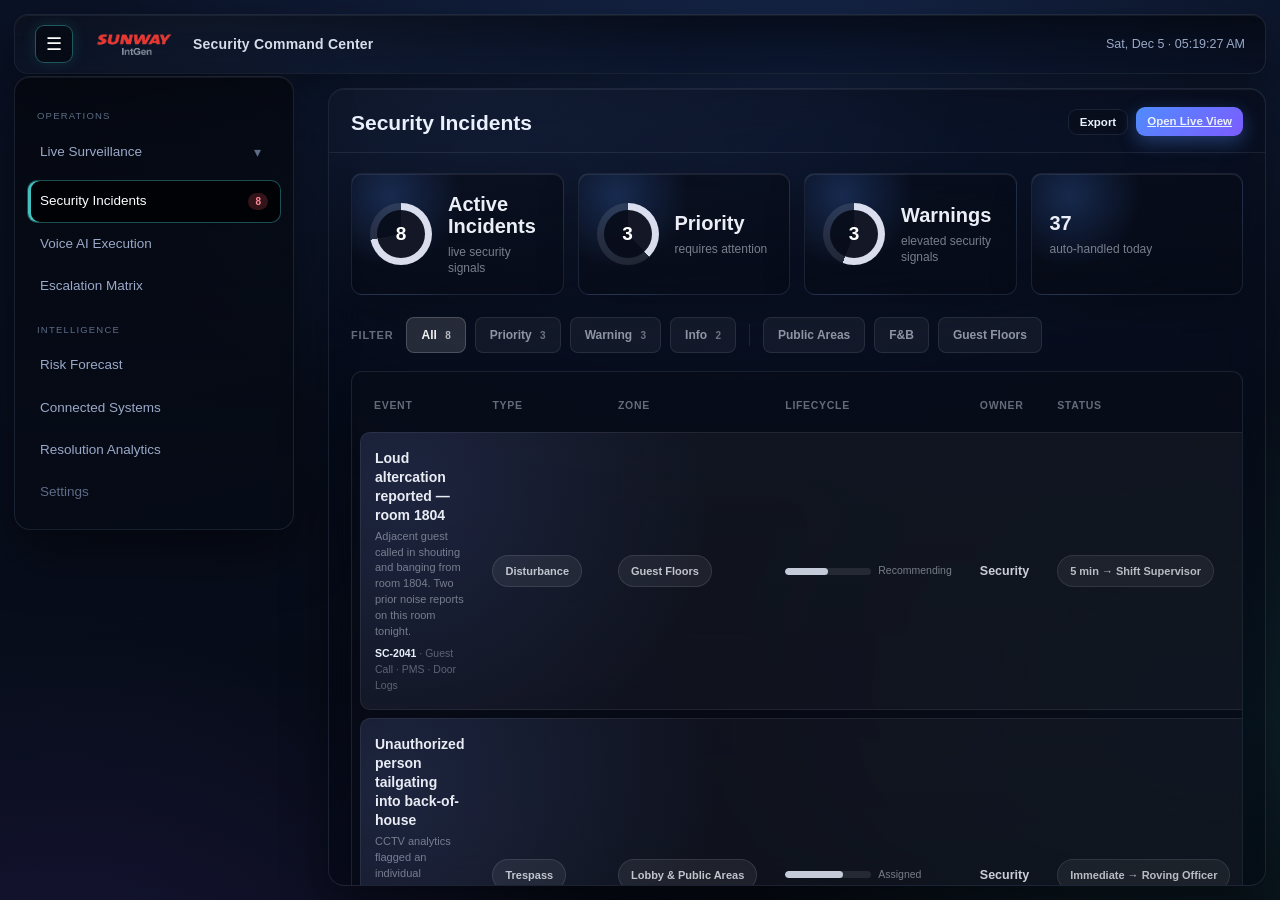
<file: IntGen-Stay-Engine-GitHub/apps/security-command-center/events.html>
<!DOCTYPE html>
<html lang="en">
<head>
<meta charset="UTF-8" />
<meta name="viewport" content="width=device-width, initial-scale=1.0" />
<title>Aura — Security Incidents</title>
<link rel="stylesheet" href="assets/theme.css" />

<style>
  * {
    font-family: Arial, sans-serif;
  }

  .view-head {
    border-bottom: 1px solid rgba(255,255,255,.08);
  }

  .app {
    grid-template-columns: 300px 1fr;
    grid-template-rows: 60px 1fr;
    grid-template-areas:
      "topbar topbar"
      "side main";
  }

  .vh-ico {
    background: rgba(255,255,255,.06) !important;
    border: 1px solid rgba(255,255,255,.12) !important;
    box-shadow: none !important;
  }

  .vh-sub {
    max-width: 820px;
  }

  .summary-grid {
    display: grid;
    grid-template-columns: repeat(4, minmax(0, 1fr));
    gap: 14px;
    margin-bottom: 22px;
  }

  .metric-card {
    min-height: 122px;
    border-radius: var(--radius-sm);
    padding: 18px;
    display: flex;
    align-items: center;
    gap: 16px;
    background:
      radial-gradient(circle at 18% 18%, rgba(79,140,255,.22), transparent 36%),
      linear-gradient(180deg, rgba(8, 12, 24, 0.66), rgba(5, 8, 16, 0.48));
    border: 1px solid rgba(150,175,220,.14);
    box-shadow:
      inset 0 1px 0 rgba(255,255,255,.08),
      0 18px 40px rgba(0,0,0,.22);
  }

  .metric-ring {
    width: 62px;
    height: 62px;
    border-radius: 50%;
    display: grid;
    place-items: center;
    position: relative;
    flex-shrink: 0;
    background: conic-gradient(rgba(235,239,255,.92) var(--p), rgba(255,255,255,.10) 0);
  }

  .metric-ring::after {
    content: "";
    position: absolute;
    inset: 7px;
    border-radius: 50%;
    background: rgba(8,12,26,.94);
  }

  .metric-ring span {
    position: relative;
    z-index: 1;
    color: #fff;
    font-size: 19px;
    font-weight: 700;
  }

  .metric-icon {
    width: 62px;
    height: 62px;
    border-radius: 50%;
    display: grid;
    place-items: center;
    font-size: 21px;
    color: rgba(255,255,255,.88);
    background: rgba(255,255,255,.075);
    border: 1px solid rgba(255,255,255,.12);
  }

  .metric-title {
    font-size: 20px;
    font-weight: 700;
    color: rgba(245,248,255,.96);
    line-height: 1.1;
  }

  .metric-sub {
    margin-top: 7px;
    font-size: 12px;
    color: rgba(234,240,252,.50);
    line-height: 1.35;
  }

  .filters {
    display: flex;
    gap: 9px;
    align-items: center;
    margin-bottom: 18px;
    flex-wrap: wrap;
  }

  .filter-label {
    font-size: 11px;
    text-transform: uppercase;
    letter-spacing: .8px;
    color: rgba(234,240,252,.42);
    font-weight: 700;
    margin-right: 4px;
  }

  .fbtn {
    padding: 8px 14px;
    border-radius: 8px;
    font-size: 12px;
    font-weight: 600;
    cursor: pointer;
    color: rgba(234,240,252,.58);
    background: rgba(255,255,255,.045);
    border: 1px solid rgba(255,255,255,.09);
    transition: .16s ease;
  }

  .fbtn:hover {
    color: rgba(255,255,255,.88);
    background: rgba(255,255,255,.07);
  }

  .fbtn.active {
    color: rgba(255,255,255,.94);
    background: rgba(255,255,255,.12);
    border-color: rgba(255,255,255,.18);
  }

  .fbtn .c {
    font-size: 10px;
    opacity: .72;
    margin-left: 5px;
  }

  .soft-table-card {
    padding: 8px;
    border-radius: var(--radius-sm);
    background:
      linear-gradient(180deg, rgba(8, 12, 24, 0.66), rgba(5, 8, 16, 0.48));
    border: 1px solid rgba(150,175,220,.14);
    box-shadow: 0 24px 60px rgba(0,0,0,.24);
    overflow: hidden;
  }

  .dtable {
    border-collapse: separate;
    border-spacing: 0 8px;
  }

  .dtable thead th {
    color: rgba(234,240,252,.42);
    font-size: 10.5px;
    font-weight: 700;
    letter-spacing: .7px;
    text-transform: uppercase;
    border-bottom: none;
    padding: 10px 14px;
  }

  .dtable tbody tr {
    background:
      radial-gradient(circle at 4% 20%, rgba(116,145,255,.14), transparent 32%),
      rgba(255,255,255,.035);
    transition: .16s ease;
  }

  .dtable tbody tr:hover {
    background:
      radial-gradient(circle at 4% 20%, rgba(116,145,255,.22), transparent 34%),
      rgba(255,255,255,.055);
  }

  .dtable tbody td {
    border-top: 1px solid rgba(255,255,255,.07);
    border-bottom: 1px solid rgba(255,255,255,.07);
    padding: 16px 14px;
  }

  .dtable tbody td:first-child {
    border-left: 1px solid rgba(255,255,255,.07);
    border-radius: 10px 0 0 10px;
  }

  .dtable tbody td:last-child {
    border-right: 1px solid rgba(255,255,255,.07);
    border-radius: 0 10px 10px 0;
  }

  .ev-title-cell {
    display: flex;
    align-items: center;
    gap: 14px;
  }

  .event-icon {
    width: 42px;
    height: 42px;
    border-radius: 50%;
    display: grid;
    place-items: center;
    flex-shrink: 0;
    font-size: 17px;
    color: rgba(255,255,255,.88);
    background: rgba(255,255,255,.075);
    border: 1px solid rgba(255,255,255,.12);
  }

  .ev-title-cell .et {
    font-weight: 700;
    color: rgba(245,248,255,.95);
    font-size: 14px;
    line-height: 1.35;
  }

  .ev-title-cell .es {
    font-size: 11px;
    color: rgba(234,240,252,.45);
    margin-top: 4px;
    max-width: 520px;
    line-height: 1.45;
  }

  .ev-meta {
    font-size: 10.5px;
    color: rgba(234,240,252,.34);
    margin-top: 6px;
  }

  .ev-meta b {
    color: rgba(234,240,252,.58);
    font-weight: 600;
  }

  .soft-pill {
    display: inline-flex;
    align-items: center;
    padding: 7px 12px;
    border-radius: 999px;
    font-size: 11px;
    font-weight: 600;
    color: rgba(245,248,255,.76);
    background: rgba(255,255,255,.065);
    border: 1px solid rgba(255,255,255,.10);
    white-space: nowrap;
  }

  .stagebar {
    display: flex;
    align-items: center;
    gap: 7px;
    min-width: 150px;
  }

  .stagebar .rail {
    width: 86px;
    height: 7px;
    border-radius: 999px;
    background: rgba(255,255,255,.09);
    overflow: hidden;
    position: relative;
  }

  .stagebar .fill {
    height: 100%;
    width: var(--w);
    border-radius: 999px;
    background: rgba(235,239,255,.82);
  }

  .stagebar .sl {
    font-size: 10.5px;
    color: rgba(234,240,252,.48);
    white-space: nowrap;
  }

  .owner-text {
    color: rgba(245,248,255,.82);
    font-weight: 600;
  }

  .soft-status {
    display: inline-flex;
    align-items: center;
    padding: 7px 12px;
    border-radius: 999px;
    font-size: 11px;
    font-weight: 600;
    color: rgba(245,248,255,.72);
    background: rgba(255,255,255,.055);
    border: 1px solid rgba(255,255,255,.09);
    white-space: nowrap;
  }

  .mono-age {
    font-family: Arial, sans-serif;
    color: rgba(234,240,252,.42);
    font-size: 12px;
  }

  @media (max-width: 1100px) {
    .summary-grid {
      grid-template-columns: repeat(2, minmax(0, 1fr));
    }
  }
</style>
</head>

<body>
<div class="app">
  <aside class="sidebar glass"></aside>
  <header class="topbar glass" data-crumb="Security Incidents"></header>

  <section class="view glass">
    <div class="view-head">
      <div>
        <h2>Security Incidents</h2>
      </div>
      <div class="vh-acts">
        <button class="btn sm" onclick="window.toast('Exported incidents to security report')">Export</button>
        <a class="btn primary sm" href="index.html">Open Live View</a>
      </div>
    </div>

    <div class="view-body">

      <div class="summary-grid">
        <div class="metric-card">
          <div class="metric-ring" style="--p:72%">
            <span id="k-active">0</span>
          </div>
          <div>
            <div class="metric-title">Active Incidents</div>
            <div class="metric-sub">live security signals</div>
          </div>
        </div>

        <div class="metric-card">
          <div class="metric-ring" style="--p:38%">
            <span id="k-crit">0</span>
          </div>
          <div>
            <div class="metric-title">Priority</div>
            <div class="metric-sub">requires attention</div>
          </div>
        </div>

        <div class="metric-card">
          <div class="metric-ring" style="--p:56%">
            <span id="k-warn">0</span>
          </div>
          <div>
            <div class="metric-title">Warnings</div>
            <div class="metric-sub">elevated security signals</div>
          </div>
        </div>

        <div class="metric-card">
          <div>
            <div class="metric-title">37</div>
            <div class="metric-sub">auto-handled today</div>
          </div>
        </div>
      </div>

      <div class="filters" id="filters">
        <span class="filter-label">Filter</span>
        <div class="fbtn active" data-f="all">All <span class="c" id="fc-all"></span></div>
        <div class="fbtn" data-f="crit">Priority <span class="c" id="fc-crit"></span></div>
        <div class="fbtn" data-f="warn">Warning <span class="c" id="fc-warn"></span></div>
        <div class="fbtn" data-f="info">Info <span class="c" id="fc-info"></span></div>
        <span style="width:1px;height:22px;background:rgba(255,255,255,.09);margin:0 4px"></span>
        <div class="fbtn" data-z="lobby">Public Areas</div>
        <div class="fbtn" data-z="fnb">F&amp;B</div>
        <div class="fbtn" data-z="rooms">Guest Floors</div>
      </div>

      <div class="soft-table-card">
        <table class="dtable">
          <thead>
            <tr>
              <th>Event</th>
              <th>Type</th>
              <th>Zone</th>
              <th>Lifecycle</th>
              <th>Owner</th>
              <th>Status</th>
              <th>Age</th>
            </tr>
          </thead>
          <tbody id="evRows"></tbody>
        </table>
      </div>

    </div>
  </section>
</div>

<script>
window.AURA_PAGE = 'events';
</script>

<script src="assets/data.js"></script>
<script src="assets/shell.js"></script>

<script>
const STAGES = [
  'Triggered',
  'AI Analyzing',
  'Assessing',
  'Recommending',
  'Assigned',
  'Escalating',
  'Resolved'
];

const ZN = AURA_ZONE_NAME;

let fSev = 'all';
let fZone = null;

function stageBar(s) {
  const p = Math.min(100, Math.max(8, Math.round((s / 6) * 100)));

  return `
    <div class="stagebar">
      <div class="rail">
        <div class="fill" style="--w:${p}%"></div>
      </div>
      <span class="sl">${STAGES[Math.min(s, 6)]}</span>
    </div>
  `;
}

function statusText(e) {
  if (e.escIn === 'Resolved') return 'Resolved';
  if (e.escIn.includes('→')) return e.escIn;
  return e.escIn;
}

function rows() {
  let list = AURA_EVENTS.filter(e =>
    (fSev === 'all' || e.sev === fSev) &&
    (!fZone || e.zone === fZone)
  );

  const order = { crit: 0, warn: 1, info: 2 };

  list.sort((a, b) =>
    (a.stage < 6 ? 0 : 1) - (b.stage < 6 ? 0 : 1) ||
    order[a.sev] - order[b.sev]
  );

  document.getElementById('evRows').innerHTML = list.length ? list.map(e => `
    <tr>
      <td>
        <div class="ev-title-cell">
          <div>
            <div class="et">${e.title}</div>
            <div class="es">${e.desc}</div>
            <div class="ev-meta"><b>${e.id}</b> · ${e.source}</div>
          </div>
        </div>
      </td>
      <td><span class="soft-pill">${e.tag}</span></td>
      <td><span class="soft-pill">${ZN[e.zone]}</span></td>
      <td>${stageBar(e.stage)}</td>
      <td><span class="owner-text">${e.owner}</span></td>
      <td><span class="soft-status">${statusText(e)}</span></td>
      <td class="mono-age">${e.age}</td>
    </tr>
  `).join('') : `
    <tr>
      <td colspan="7" style="text-align:center;padding:42px;color:rgba(234,240,252,.42)">
        No events match this filter.
      </td>
    </tr>
  `;
}

function kpis() {
  const active = AURA_EVENTS.filter(e => e.stage < 6);

  document.getElementById('k-crit').textContent =
    active.filter(e => e.sev === 'crit').length;

  document.getElementById('k-warn').textContent =
    active.filter(e => e.sev === 'warn').length;

  document.getElementById('k-active').textContent =
    active.length;

  document.getElementById('fc-all').textContent =
    AURA_EVENTS.length;

  ['crit', 'warn', 'info'].forEach(s => {
    document.getElementById('fc-' + s).textContent =
      AURA_EVENTS.filter(e => e.sev === s).length;
  });
}

document.querySelectorAll('#filters .fbtn').forEach(btn => {
  btn.addEventListener('click', function () {
    if (this.dataset.f != null) {
      fSev = this.dataset.f;

      document.querySelectorAll('#filters [data-f]').forEach(x => {
        x.classList.toggle('active', x === this);
      });
    }

    if (this.dataset.z != null) {
      const z = this.dataset.z;
      fZone = fZone === z ? null : z;

      document.querySelectorAll('#filters [data-z]').forEach(x => {
        x.classList.toggle('active', x.dataset.z === fZone);
      });
    }

    rows();
  });
});

kpis();
rows();
</script>
</body>
</html>
</file>
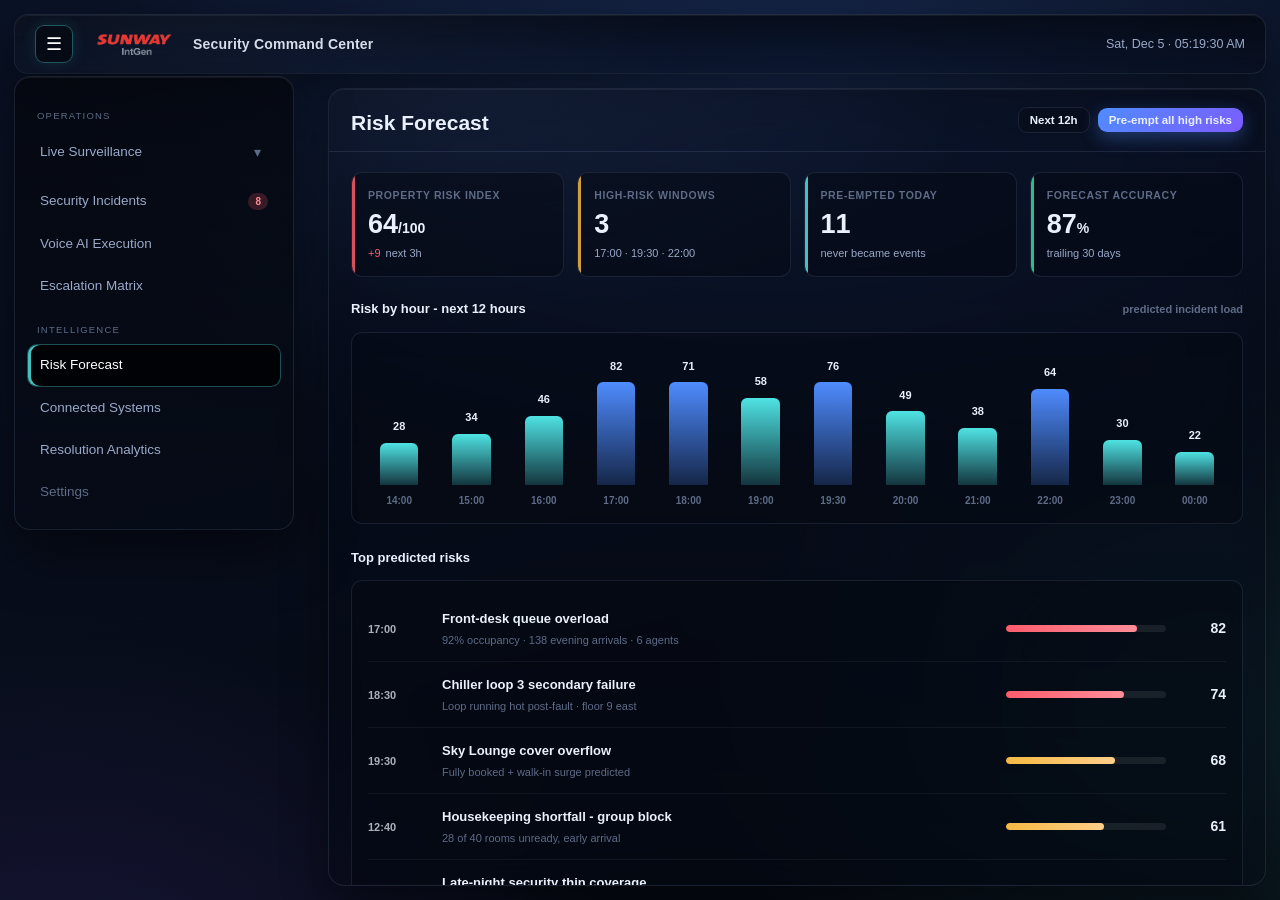
<file: IntGen-Stay-Engine-GitHub/apps/security-command-center/risk.html>
<!DOCTYPE html>
<html lang="en">
<head>
<meta charset="UTF-8" />
<meta name="viewport" content="width=device-width, initial-scale=1.0" />
<title>Aura — Risk Forecast</title>
<link rel="stylesheet" href="assets/theme.css" />
<style>
  .risk-row { display:flex; align-items:center; gap:14px; padding:13px 0; border-bottom:1px solid rgba(255,255,255,.05); }
  .risk-row:last-child{border-bottom:none;}
  .risk-row .rr-main { flex:1; min-width:0; }
  .risk-row .rr-t { font-size:13px; font-weight:600; }
  .risk-row .rr-s { font-size:11px; color:var(--text-faint); margin-top:3px; }
  .risk-row .rr-meter { width:160px; }
  .risk-row .rr-score { width:46px; text-align:right; font-weight:700; font-variant-numeric:tabular-nums; }
  .when { display:inline-block; min-width:60px; font-size:11px; color:rgba(238,242,250,.72); font-weight:600; }
</style>
</head>
<body>
<div class="app">
  <aside class="sidebar glass"></aside>
  <header class="topbar glass" data-crumb="Risk Forecast"></header>

  <section class="view glass">
    <div class="view-head">
      <div>
        <h2>Risk Forecast</h2>
      </div>
      <div class="vh-acts">
        <button class="btn sm" onclick="window.toast('Forecast window: next 12 hours')">Next 12h</button>
        <button class="btn primary sm" onclick="window.toast('Pre-emptive actions queued for approval')">Pre-empt all high risks</button>
      </div>
    </div>

    <div class="view-body">
      <div class="kpi-row">
        <div class="kpi k-red"><div class="kl">Property risk index</div><div class="kv">64<span style="font-size:14px">/100</span></div><div class="kd"><span class="down">+9</span> next 3h</div></div>
        <div class="kpi k-amber"><div class="kl">High-risk windows</div><div class="kv">3</div><div class="kd">17:00 · 19:30 · 22:00</div></div>
        <div class="kpi k-cyan"><div class="kl">Pre-empted today</div><div class="kv">11</div><div class="kd">never became events</div></div>
        <div class="kpi k-green"><div class="kl">Forecast accuracy</div><div class="kv">87<span style="font-size:14px">%</span></div><div class="kd">trailing 30 days</div></div>
      </div>

      <div class="sec">
        <div class="sec-title">Risk by hour - next 12 hours <span class="st-meta">predicted incident load</span></div>
        <div class="card">
          <div class="bars" id="bars"></div>
        </div>
      </div>

      <div class="grid-2">
        <div class="sec">
          <div class="sec-title">Top predicted risks</div>
          <div class="card">
            <div id="riskList"></div>
          </div>
        </div>

        <div class="sec">
          <div class="sec-title">Risk by category</div>
          <div class="card">
            <div style="display:flex;align-items:center;gap:22px">
              <div class="donut" style="background:conic-gradient(var(--red) 0 32%, var(--amber) 32% 58%, var(--accent) 58% 80%, var(--accent-2) 80% 100%)">
                <div class="dc"><div class="dv">64</div><div class="dl">risk idx</div></div>
              </div>
              <div style="flex:1">
                <div class="legend-row"><span class="ldot" style="background:var(--red)"></span> Capacity & staffing <b>32%</b></div>
                <div class="legend-row"><span class="ldot" style="background:var(--amber)"></span> Facility & equipment <b>26%</b></div>
                <div class="legend-row"><span class="ldot" style="background:var(--accent)"></span> Guest experience <b>22%</b></div>
                <div class="legend-row"><span class="ldot" style="background:var(--accent-2)"></span> Supply & vendor <b>20%</b></div>
              </div>
            </div>
            <div style="margin-top:16px;font-size:11.5px;color:var(--text-dim);line-height:1.6;border-top:1px solid var(--border);padding-top:13px">
              <b style="color:var(--text)">AI note:</b> Evening capacity risk dominates. 138 arrivals collide with a 6-agent roster and a 92% house. Adding 2 agents at 17:00 cuts the property index from 64 to ~41.
            </div>
          </div>
        </div>
      </div>
    </div>
  </section>
</div>

<script>window.AURA_PAGE='risk';</script>
<script src="assets/shell.js"></script>
<script>
const HOURS=[
  {h:'14:00',v:28},{h:'15:00',v:34},{h:'16:00',v:46},{h:'17:00',v:82,hot:1},{h:'18:00',v:71,hot:1},
  {h:'19:00',v:58},{h:'19:30',v:76,hot:1},{h:'20:00',v:49},{h:'21:00',v:38},{h:'22:00',v:64,hot:1},
  {h:'23:00',v:30},{h:'00:00',v:22},
];
document.getElementById('bars').innerHTML=HOURS.map(d=>`
  <div class="bar"><span class="bv">${d.v}</span><div class="col ${d.hot?'':'alt'}" style="height:${d.v}%;"></div><span class="bl">${d.h}</span></div>`).join('');

const RISKS=[
  {t:'Front-desk queue overload',s:'92% occupancy · 138 evening arrivals · 6 agents',when:'17:00',score:82,cls:'m-red'},
  {t:'Chiller loop 3 secondary failure',s:'Loop running hot post-fault · floor 9 east',when:'18:30',score:74,cls:'m-red'},
  {t:'Sky Lounge cover overflow',s:'Fully booked + walk-in surge predicted',when:'19:30',score:68,cls:'m-amber'},
  {t:'Housekeeping shortfall - group block',s:'28 of 40 rooms unready, early arrival',when:'12:40',score:61,cls:'m-amber'},
  {t:'Late-night security thin coverage',s:'2 events overlap shift handover',when:'22:00',score:54,cls:'m-amber'},
  {t:'Amenity vendor delivery slip',s:'FreshFlora confirmed but weather delay risk',when:'12:00',score:42,cls:'m-vio'},
];
document.getElementById('riskList').innerHTML=RISKS.map(r=>`
  <div class="risk-row">
    <span class="when">${r.when}</span>
    <div class="rr-main"><div class="rr-t">${r.t}</div><div class="rr-s">${r.s}</div></div>
    <div class="rr-meter meter ${r.cls}"><i style="width:${r.score}%"></i></div>
    <div class="rr-score">${r.score}</div>
  </div>`).join('');
</script>
</body>
</html>
</file>
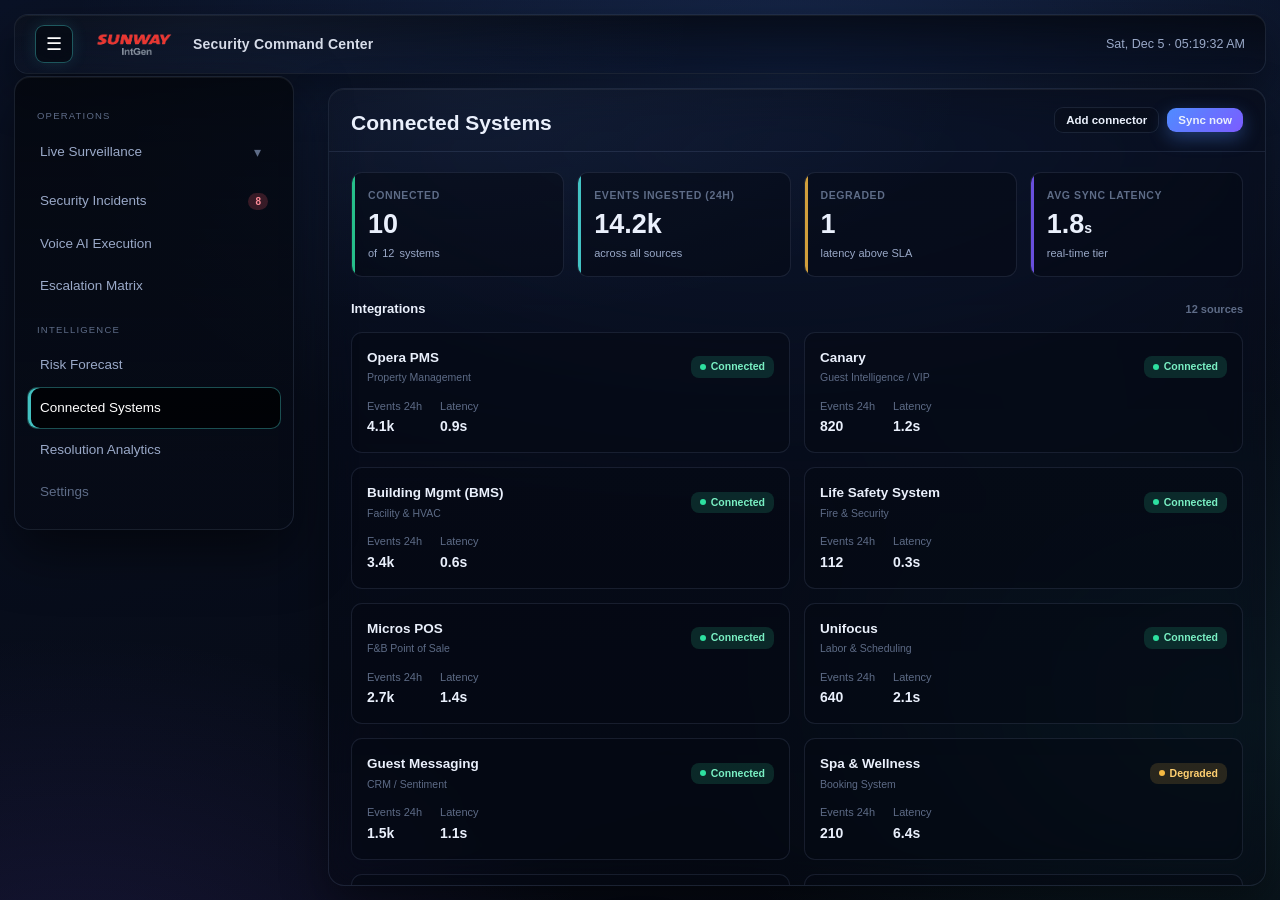
<file: IntGen-Stay-Engine-GitHub/apps/security-command-center/systems.html>
<!DOCTYPE html>
<html lang="en">
<head>
<meta charset="UTF-8" />
<meta name="viewport" content="width=device-width, initial-scale=1.0" />
<title>Aura — Connected Systems</title>
<link rel="stylesheet" href="assets/theme.css" />
</head>
<body>
<div class="app">
  <aside class="sidebar glass"></aside>
  <header class="topbar glass" data-crumb="Connected Systems"></header>

  <section class="view glass">
    <div class="view-head">
      <div>
        <h2>Connected Systems</h2>
      </div>
      <div class="vh-acts">
        <button class="btn sm" onclick="window.toast('Connector marketplace opened')">Add connector</button>
        <button class="btn primary sm" onclick="window.toast('Re-syncing all connectors')">Sync now</button>
      </div>
    </div>

    <div class="view-body">
      <div class="kpi-row">
        <div class="kpi k-green"><div class="kl">Connected</div><div class="kv" id="k-conn">0</div><div class="kd">of <span id="k-total">0</span> systems</div></div>
        <div class="kpi k-cyan"><div class="kl">Events ingested (24h)</div><div class="kv">14.2k</div><div class="kd">across all sources</div></div>
        <div class="kpi k-amber"><div class="kl">Degraded</div><div class="kv" id="k-deg">0</div><div class="kd">latency above SLA</div></div>
        <div class="kpi k-violet"><div class="kl">Avg sync latency</div><div class="kv">1.8<span style="font-size:14px">s</span></div><div class="kd">real-time tier</div></div>
      </div>

      <div class="sec">
        <div class="sec-title">Integrations <span class="st-meta" id="catMeta"></span></div>
        <div class="grid-3" id="sysGrid"></div>
      </div>
    </div>
  </section>
</div>

<script>window.AURA_PAGE='systems';</script>
<script src="assets/shell.js"></script>
<script>
const SYS=[
  {n:'Opera PMS',cat:'Property Management',status:'live',events:'4.1k',lat:'0.9s'},
  {n:'Canary',cat:'Guest Intelligence / VIP',status:'live',events:'820',lat:'1.2s'},
  {n:'Building Mgmt (BMS)',cat:'Facility & HVAC',status:'live',events:'3.4k',lat:'0.6s'},
  {n:'Life Safety System',cat:'Fire & Security',status:'live',events:'112',lat:'0.3s'},
  {n:'Micros POS',cat:'F&B Point of Sale',status:'live',events:'2.7k',lat:'1.4s'},
  {n:'Unifocus',cat:'Labor & Scheduling',status:'live',events:'640',lat:'2.1s'},
  {n:'Guest Messaging',cat:'CRM / Sentiment',status:'live',events:'1.5k',lat:'1.1s'},
  {n:'Spa & Wellness',cat:'Booking System',status:'degraded',events:'210',lat:'6.4s'},
  {n:'Salto Door Locks',cat:'Access Control',status:'live',events:'990',lat:'0.8s'},
  {n:'LuxCar Transport',cat:'Vendor / Logistics',status:'live',events:'88',lat:'2.8s'},
  {n:'Revenue / Rate',cat:'Revenue Management',status:'live',events:'430',lat:'1.9s'},
  {n:'WhatsApp Business',cat:'Guest Comms',status:'offline',events:'-',lat:'-'},
];
const chip=s=>s==='live'?'<span class="chip c-live"><span class="cdot"></span>Connected</span>':s==='degraded'?'<span class="chip c-wait"><span class="cdot"></span>Degraded</span>':'<span class="chip c-fail"><span class="cdot"></span>Offline</span>';

document.getElementById('sysGrid').innerHTML=SYS.map(s=>`
  <div class="sys-card">
    <div class="sc-top">
      <div style="flex:1"><div class="sc-name">${s.n}</div><div class="sc-cat">${s.cat}</div></div>
      ${chip(s.status)}
    </div>
    <div class="sc-stats">
      <div>Events 24h<b>${s.events}</b></div>
      <div>Latency<b>${s.lat}</b></div>
    </div>
  </div>`).join('');

document.getElementById('k-total').textContent=SYS.length;
document.getElementById('k-conn').textContent=SYS.filter(s=>s.status==='live').length;
document.getElementById('k-deg').textContent=SYS.filter(s=>s.status==='degraded').length;
document.getElementById('catMeta').textContent=SYS.length+' sources';
</script>
</body>
</html>
</file>
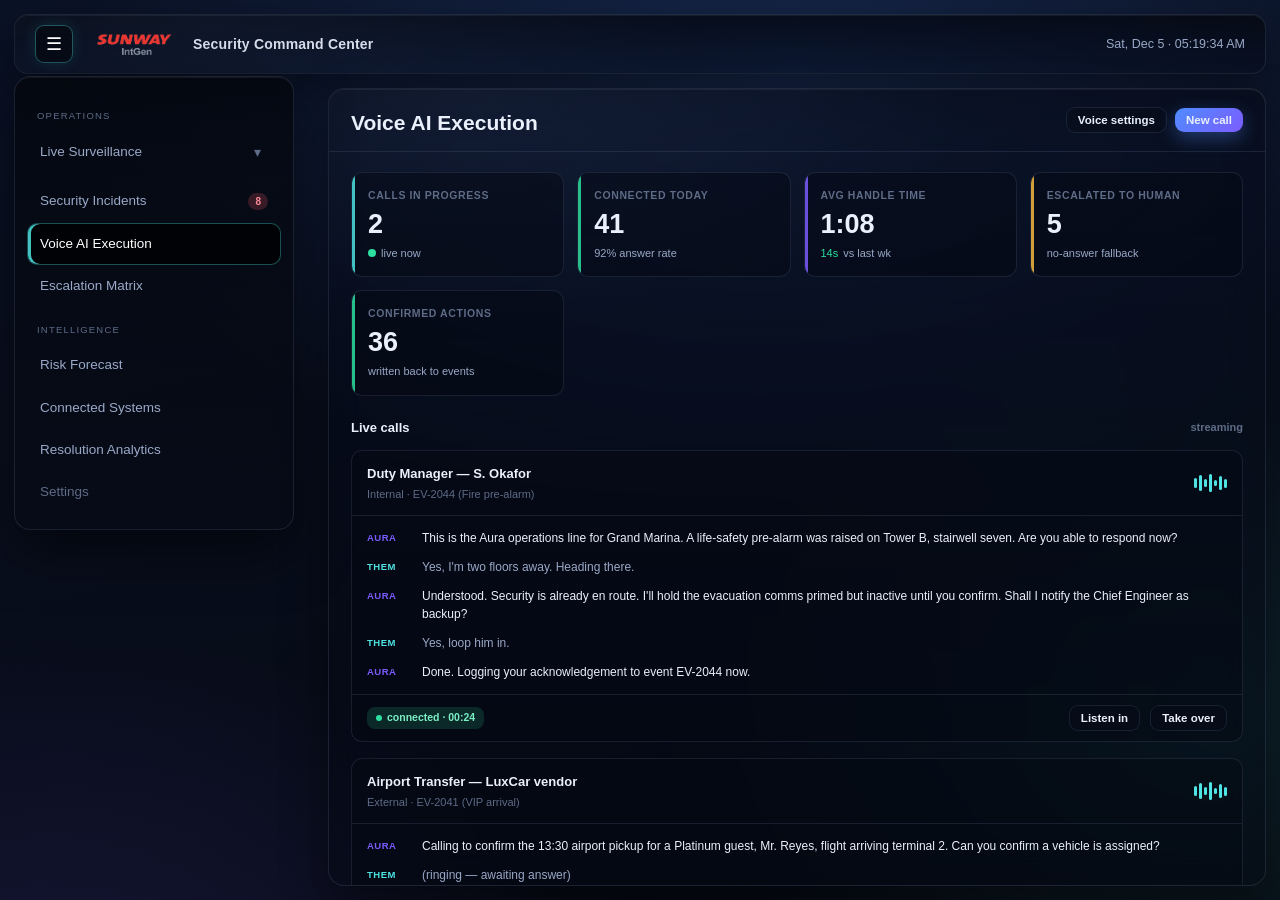
<file: IntGen-Stay-Engine-GitHub/apps/security-command-center/voice.html>
<!DOCTYPE html>
<html lang="en">
<head>
<meta charset="UTF-8" />
<meta name="viewport" content="width=device-width, initial-scale=1.0" />
<title>Aura — Voice AI Execution</title>
<link rel="stylesheet" href="assets/theme.css" />
</head>
<body>
<div class="app">
  <aside class="sidebar glass"></aside>
  <header class="topbar glass" data-crumb="Voice AI Execution"></header>

  <section class="view glass">
    <div class="view-head">
      <div>
        <h2>Voice AI Execution</h2>
      </div>
      <div class="vh-acts">
        <button class="btn sm" onclick="window.toast('Opened Voice AI call settings')">Voice settings</button>
        <button class="btn primary sm" onclick="window.toast('Placing manual Voice AI call')">New call</button>
      </div>
    </div>

    <div class="view-body">
      <div class="kpi-row">
        <div class="kpi k-cyan"><div class="kl">Calls in progress</div><div class="kv">2</div><div class="kd"><span class="dot live"></span> live now</div></div>
        <div class="kpi k-green"><div class="kl">Connected today</div><div class="kv">41</div><div class="kd">92% answer rate</div></div>
        <div class="kpi k-violet"><div class="kl">Avg handle time</div><div class="kv">1:08</div><div class="kd"><span class="up">14s</span> vs last wk</div></div>
        <div class="kpi k-amber"><div class="kl">Escalated to human</div><div class="kv">5</div><div class="kd">no-answer fallback</div></div>
        <div class="kpi k-green"><div class="kl">Confirmed actions</div><div class="kv">36</div><div class="kd">written back to events</div></div>
      </div>

      <div class="sec">
        <div class="sec-title">Live calls <span class="st-meta">streaming</span></div>
        <div class="grid-2" id="liveCalls"></div>
      </div>

      <div class="sec">
        <div class="sec-title">Recent call log</div>
        <div class="card" style="padding:6px 8px">
          <table class="dtable">
            <thead><tr><th>Time</th><th>Recipient</th><th>Reason / linked event</th><th>Outcome</th><th>Duration</th><th>Result</th></tr></thead>
            <tbody id="logRows"></tbody>
          </table>
        </div>
      </div>
    </div>
  </section>
</div>

<script>window.AURA_PAGE='voice';</script>
<script src="assets/shell.js"></script>
<script>
const LIVE=[
  { who:'Duty Manager — S. Okafor', role:'Internal · EV-2044 (Fire pre-alarm)', status:'connected · 00:24',
    lines:[
      {s:'ai',t:'This is the Aura operations line for Grand Marina. A life-safety pre-alarm was raised on Tower B, stairwell seven. Are you able to respond now?'},
      {s:'human',t:'Yes, I\'m two floors away. Heading there.'},
      {s:'ai',t:'Understood. Security is already en route. I\'ll hold the evacuation comms primed but inactive until you confirm. Shall I notify the Chief Engineer as backup?'},
      {s:'human',t:'Yes, loop him in.'},
      {s:'ai',t:'Done. Logging your acknowledgement to event EV-2044 now.'},
    ]},
  { who:'Airport Transfer — LuxCar vendor', role:'External · EV-2041 (VIP arrival)', status:'ringing...',
    lines:[
      {s:'ai',t:'Calling to confirm the 13:30 airport pickup for a Platinum guest, Mr. Reyes, flight arriving terminal 2. Can you confirm a vehicle is assigned?'},
      {s:'human',t:'(ringing — awaiting answer)'},
    ]},
];
const LOG=[
  ['10:42','J. Tan (Butler)','EV-2041 · Assign butler to VIP','Accepted assignment, en route','0:46','ok'],
  ['10:38','Housekeeping floor 9','EV-2035 · Pre-stage relocation rooms','Confirmed 4 rooms ready','1:12','ok'],
  ['10:31','Guest — Room 1142','EV-2031 · Service recovery offer','Accepted quiet-wing move','2:03','ok'],
  ['10:24','Spa Manager','EV-2043 · Double-booking resolution','Approved 16:30 alt + upgrade','1:31','ok'],
  ['10:09','Front desk lead','EV-2038 · Add 2 evening agents','No answer — escalated to roster','0:38','fail'],
  ['09:55','Vendor — FreshFlora','Amenity restock for VIP suite','Confirmed delivery by 12:00','1:05','ok'],
];

document.getElementById('liveCalls').innerHTML=LIVE.map(c=>`
  <div class="voice-call">
    <div class="vc-head">
      <div><div class="vc-name">${c.who}</div><div class="vc-meta">${c.role}</div></div>
      <div class="voice-wave">${[10,16,8,18,6,14,9].map(h=>`<i style="height:${h}px;animation-delay:${(h%5)*0.12}s"></i>`).join('')}</div>
    </div>
    <div class="vc-body">${c.lines.map(l=>`<div class="vc-line ${l.s}"><span class="who">${l.s==='ai'?'Aura':'Them'}</span><span class="txt">${l.t}</span></div>`).join('')}</div>
    <div style="padding:10px 15px;border-top:1px solid var(--border);display:flex;align-items:center;gap:10px;font-size:11px;color:var(--text-faint)">
      <span class="chip ${c.status.includes('ringing')?'c-wait':'c-live'}"><span class="cdot"></span>${c.status}</span>
      <span style="flex:1"></span>
      <button class="btn sm" onclick="window.toast('Joined live call')">Listen in</button>
      <button class="btn sm" onclick="window.toast('Call handed to human agent')">Take over</button>
    </div>
  </div>`).join('');

document.getElementById('logRows').innerHTML=LOG.map(r=>`
  <tr>
    <td class="mono" style="color:var(--text-faint)">${r[0]}</td>
    <td><b class="strong">${r[1]}</b></td>
    <td>${r[2]}</td>
    <td>${r[3]}</td>
    <td class="mono">${r[4]}</td>
    <td>${r[5]==='ok'?'<span class="chip c-live"><span class="cdot"></span>Confirmed</span>':'<span class="chip c-fail"><span class="cdot"></span>Escalated</span>'}</td>
  </tr>`).join('');
</script>
</body>
</html>
</file>
<file: IntGen-Stay-Engine-GitHub/assets/index-CuUZG4vt.css>
*,:before,:after,::backdrop{--tw-border-spacing-x:0;--tw-border-spacing-y:0;--tw-translate-x:0;--tw-translate-y:0;--tw-rotate:0;--tw-skew-x:0;--tw-skew-y:0;--tw-scale-x:1;--tw-scale-y:1;--tw-pan-x: ;--tw-pan-y: ;--tw-pinch-zoom: ;--tw-scroll-snap-strictness:proximity;--tw-gradient-from-position: ;--tw-gradient-via-position: ;--tw-gradient-to-position: ;--tw-ordinal: ;--tw-slashed-zero: ;--tw-numeric-figure: ;--tw-numeric-spacing: ;--tw-numeric-fraction: ;--tw-ring-inset: ;--tw-ring-offset-width:0px;--tw-ring-offset-color:#fff;--tw-ring-color:#3b82f680;--tw-ring-offset-shadow:0 0 #0000;--tw-ring-shadow:0 0 #0000;--tw-shadow:0 0 #0000;--tw-shadow-colored:0 0 #0000;--tw-blur: ;--tw-brightness: ;--tw-contrast: ;--tw-grayscale: ;--tw-hue-rotate: ;--tw-invert: ;--tw-saturate: ;--tw-sepia: ;--tw-drop-shadow: ;--tw-backdrop-blur: ;--tw-backdrop-brightness: ;--tw-backdrop-contrast: ;--tw-backdrop-grayscale: ;--tw-backdrop-hue-rotate: ;--tw-backdrop-invert: ;--tw-backdrop-opacity: ;--tw-backdrop-saturate: ;--tw-backdrop-sepia: ;--tw-contain-size: ;--tw-contain-layout: ;--tw-contain-paint: ;--tw-contain-style: }*,:before,:after{box-sizing:border-box;border:0 solid #e5e7eb}:before,:after{--tw-content:""}html,:host{-webkit-text-size-adjust:100%;tab-size:4;font-feature-settings:normal;font-variation-settings:normal;-webkit-tap-highlight-color:transparent;font-family:Arial,Helvetica,ui-sans-serif,system-ui,sans-serif;line-height:1.5}body{line-height:inherit;margin:0}hr{height:0;color:inherit;border-top-width:1px}abbr:where([title]){-webkit-text-decoration:underline dotted;text-decoration:underline dotted}h1,h2,h3,h4,h5,h6{font-size:inherit;font-weight:inherit}a{color:inherit;-webkit-text-decoration:inherit;text-decoration:inherit}b,strong{font-weight:bolder}code,kbd,samp,pre{font-feature-settings:normal;font-variation-settings:normal;font-family:ui-monospace,SFMono-Regular,Menlo,Monaco,Consolas,Liberation Mono,Courier New,monospace;font-size:1em}small{font-size:80%}sub,sup{vertical-align:baseline;font-size:75%;line-height:0;position:relative}sub{bottom:-.25em}sup{top:-.5em}table{text-indent:0;border-color:inherit;border-collapse:collapse}button,input,optgroup,select,textarea{font-feature-settings:inherit;font-variation-settings:inherit;font-family:inherit;font-size:100%;font-weight:inherit;line-height:inherit;letter-spacing:inherit;color:inherit;margin:0;padding:0}button,select{text-transform:none}button,input:where([type=button]),input:where([type=reset]),input:where([type=submit]){-webkit-appearance:button;background-color:#0000;background-image:none}:-moz-focusring{outline:auto}:-moz-ui-invalid{box-shadow:none}progress{vertical-align:baseline}::-webkit-inner-spin-button{height:auto}::-webkit-outer-spin-button{height:auto}[type=search]{-webkit-appearance:textfield;outline-offset:-2px}::-webkit-search-decoration{-webkit-appearance:none}::-webkit-file-upload-button{-webkit-appearance:button;font:inherit}summary{display:list-item}blockquote,dl,dd,h1,h2,h3,h4,h5,h6,hr,figure,p,pre{margin:0}fieldset{margin:0;padding:0}legend{padding:0}ol,ul,menu{margin:0;padding:0;list-style:none}dialog{padding:0}textarea{resize:vertical}input::-moz-placeholder{opacity:1;color:#9ca3af}textarea::-moz-placeholder{opacity:1;color:#9ca3af}input::placeholder,textarea::placeholder{opacity:1;color:#9ca3af}button,[role=button]{cursor:pointer}:disabled{cursor:default}img,svg,video,canvas,audio,iframe,embed,object{vertical-align:middle;display:block}img,video{max-width:100%;height:auto}[hidden]:where(:not([hidden=until-found])){display:none}.pointer-events-none{pointer-events:none}.visible{visibility:visible}.fixed{position:fixed}.absolute{position:absolute}.relative{position:relative}.inset-0{inset:0}.-top-\[6px\]{top:-6px}.bottom-0{bottom:0}.bottom-3{bottom:.75rem}.bottom-4{bottom:1rem}.bottom-\[-22px\]{bottom:-22px}.left-0{left:0}.left-1\/2{left:50%}.left-7{left:1.75rem}.left-\[18\%\]{left:18%}.left-\[43\%\]{left:43%}.left-\[74\%\]{left:74%}.left-\[91\%\]{left:91%}.right-0{right:0}.right-1{right:.25rem}.top-0{top:0}.top-\[36\%\]{top:36%}.top-\[54\%\]{top:54%}.top-\[74\%\]{top:74%}.top-\[82\%\]{top:82%}.z-0{z-index:0}.z-30{z-index:30}.z-40{z-index:40}.mx-2{margin-left:.5rem;margin-right:.5rem}.mx-auto{margin-left:auto;margin-right:auto}.mb-8{margin-bottom:2rem}.ml-auto{margin-left:auto}.mr-5{margin-right:1.25rem}.mt-1{margin-top:.25rem}.mt-2{margin-top:.5rem}.mt-3{margin-top:.75rem}.mt-4{margin-top:1rem}.mt-5{margin-top:1.25rem}.mt-6{margin-top:1.5rem}.mt-7{margin-top:1.75rem}.mt-8{margin-top:2rem}.block{display:block}.flex{display:flex}.table{display:table}.grid{display:grid}.contents{display:contents}.h-0{height:0}.h-1{height:.25rem}.h-10{height:2.5rem}.h-12{height:3rem}.h-14{height:3.5rem}.h-16{height:4rem}.h-2{height:.5rem}.h-2\.5{height:.625rem}.h-3{height:.75rem}.h-3\.5{height:.875rem}.h-4{height:1rem}.h-5{height:1.25rem}.h-6{height:1.5rem}.h-7{height:1.75rem}.h-8{height:2rem}.h-9{height:2.25rem}.h-\[106px\]{height:106px}.h-\[112px\]{height:112px}.h-\[122px\]{height:122px}.h-\[124px\]{height:124px}.h-\[138px\]{height:138px}.h-\[168px\]{height:168px}.h-\[220px\]{height:220px}.h-\[475px\]{height:475px}.h-\[58px\]{height:58px}.h-\[74px\]{height:74px}.h-\[78px\]{height:78px}.h-\[82px\]{height:82px}.h-\[86px\]{height:86px}.h-\[88px\]{height:88px}.h-\[9px\]{height:9px}.h-full{height:100%}.h-screen{height:100vh}.max-h-10{max-height:2.5rem}.max-h-9{max-height:2.25rem}.min-h-\[1180px\]{min-height:1180px}.min-h-\[210px\]{min-height:210px}.min-h-\[39px\]{min-height:39px}.min-h-\[560px\]{min-height:560px}.min-h-\[66px\]{min-height:66px}.min-h-screen{min-height:100vh}.w-0{width:0}.w-1\.5{width:.375rem}.w-10{width:2.5rem}.w-12{width:3rem}.w-16{width:4rem}.w-2\.5{width:.625rem}.w-20{width:5rem}.w-24{width:6rem}.w-3{width:.75rem}.w-3\.5{width:.875rem}.w-4{width:1rem}.w-44{width:11rem}.w-5{width:1.25rem}.w-52{width:13rem}.w-56{width:14rem}.w-6{width:1.5rem}.w-7{width:1.75rem}.w-8{width:2rem}.w-9{width:2.25rem}.w-\[1366px\]{width:1366px}.w-\[150px\]{width:150px}.w-\[172px\]{width:172px}.w-\[184px\]{width:184px}.w-\[190px\]{width:190px}.w-\[2px\]{width:2px}.w-\[370px\]{width:370px}.w-\[460px\]{width:460px}.w-\[74px\]{width:74px}.w-\[78px\]{width:78px}.w-\[87\%\]{width:87%}.w-\[9px\]{width:9px}.w-full{width:100%}.min-w-\[1120px\]{min-width:1120px}.min-w-\[520px\]{min-width:520px}.max-w-\[1440px\]{max-width:1440px}.max-w-\[92vw\]{max-width:92vw}.flex-1{flex:1}.shrink-0{flex-shrink:0}.origin-top-left{transform-origin:0 0}.-translate-x-1\/2{--tw-translate-x:-50%;transform:translate(var(--tw-translate-x), var(--tw-translate-y)) rotate(var(--tw-rotate)) skewX(var(--tw-skew-x)) skewY(var(--tw-skew-y)) scaleX(var(--tw-scale-x)) scaleY(var(--tw-scale-y))}.-translate-y-1\/2{--tw-translate-y:-50%;transform:translate(var(--tw-translate-x), var(--tw-translate-y)) rotate(var(--tw-rotate)) skewX(var(--tw-skew-x)) skewY(var(--tw-skew-y)) scaleX(var(--tw-scale-x)) scaleY(var(--tw-scale-y))}.translate-x-0{--tw-translate-x:0px;transform:translate(var(--tw-translate-x), var(--tw-translate-y)) rotate(var(--tw-rotate)) skewX(var(--tw-skew-x)) skewY(var(--tw-skew-y)) scaleX(var(--tw-scale-x)) scaleY(var(--tw-scale-y))}.translate-x-full{--tw-translate-x:100%;transform:translate(var(--tw-translate-x), var(--tw-translate-y)) rotate(var(--tw-rotate)) skewX(var(--tw-skew-x)) skewY(var(--tw-skew-y)) scaleX(var(--tw-scale-x)) scaleY(var(--tw-scale-y))}.translate-y-0{--tw-translate-y:0px;transform:translate(var(--tw-translate-x), var(--tw-translate-y)) rotate(var(--tw-rotate)) skewX(var(--tw-skew-x)) skewY(var(--tw-skew-y)) scaleX(var(--tw-scale-x)) scaleY(var(--tw-scale-y))}.translate-y-1{--tw-translate-y:.25rem;transform:translate(var(--tw-translate-x), var(--tw-translate-y)) rotate(var(--tw-rotate)) skewX(var(--tw-skew-x)) skewY(var(--tw-skew-y)) scaleX(var(--tw-scale-x)) scaleY(var(--tw-scale-y))}.translate-y-2{--tw-translate-y:.5rem;transform:translate(var(--tw-translate-x), var(--tw-translate-y)) rotate(var(--tw-rotate)) skewX(var(--tw-skew-x)) skewY(var(--tw-skew-y)) scaleX(var(--tw-scale-x)) scaleY(var(--tw-scale-y))}.transform{transform:translate(var(--tw-translate-x), var(--tw-translate-y)) rotate(var(--tw-rotate)) skewX(var(--tw-skew-x)) skewY(var(--tw-skew-y)) scaleX(var(--tw-scale-x)) scaleY(var(--tw-scale-y))}.cursor-pointer{cursor:pointer}.resize{resize:both}.grid-cols-1{grid-template-columns:repeat(1,minmax(0,1fr))}.grid-cols-2{grid-template-columns:repeat(2,minmax(0,1fr))}.grid-cols-4{grid-template-columns:repeat(4,minmax(0,1fr))}.grid-cols-5{grid-template-columns:repeat(5,minmax(0,1fr))}.grid-cols-\[1\.35fr_repeat\(8\,1fr\)\]{grid-template-columns:1.35fr repeat(8,1fr)}.grid-cols-\[1\.45fr_90px_90px_100px_110px_90px\]{grid-template-columns:1.45fr 90px 90px 100px 110px 90px}.grid-cols-\[170px_110px_120px_1fr\]{grid-template-columns:170px 110px 120px 1fr}.grid-cols-\[1fr_52px\]{grid-template-columns:1fr 52px}.grid-cols-\[34px_1fr\]{grid-template-columns:34px 1fr}.grid-cols-\[42px_1fr\]{grid-template-columns:42px 1fr}.grid-cols-\[430px_1fr\]{grid-template-columns:430px 1fr}.grid-cols-\[70px_130px_150px_1fr_90px\]{grid-template-columns:70px 130px 150px 1fr 90px}.grid-cols-\[760px_1fr\]{grid-template-columns:760px 1fr}.flex-col{flex-direction:column}.flex-wrap{flex-wrap:wrap}.place-items-center{place-items:center}.items-end{align-items:flex-end}.items-center{align-items:center}.justify-center{justify-content:center}.justify-between{justify-content:space-between}.gap-0\.5{gap:.125rem}.gap-1{gap:.25rem}.gap-1\.5{gap:.375rem}.gap-2{gap:.5rem}.gap-3{gap:.75rem}.gap-4{gap:1rem}.gap-5{gap:1.25rem}.gap-8{gap:2rem}.gap-9{gap:2.25rem}.gap-\[2px\]{gap:2px}.gap-x-4{-moz-column-gap:1rem;column-gap:1rem}.gap-y-4{row-gap:1rem}.space-y-2>:not([hidden])~:not([hidden]){--tw-space-y-reverse:0;margin-top:calc(.5rem * calc(1 - var(--tw-space-y-reverse)));margin-bottom:calc(.5rem * var(--tw-space-y-reverse))}.space-y-3>:not([hidden])~:not([hidden]){--tw-space-y-reverse:0;margin-top:calc(.75rem * calc(1 - var(--tw-space-y-reverse)));margin-bottom:calc(.75rem * var(--tw-space-y-reverse))}.space-y-4>:not([hidden])~:not([hidden]){--tw-space-y-reverse:0;margin-top:calc(1rem * calc(1 - var(--tw-space-y-reverse)));margin-bottom:calc(1rem * var(--tw-space-y-reverse))}.space-y-5>:not([hidden])~:not([hidden]){--tw-space-y-reverse:0;margin-top:calc(1.25rem * calc(1 - var(--tw-space-y-reverse)));margin-bottom:calc(1.25rem * var(--tw-space-y-reverse))}.divide-x>:not([hidden])~:not([hidden]){--tw-divide-x-reverse:0;border-right-width:calc(1px * var(--tw-divide-x-reverse));border-left-width:calc(1px * calc(1 - var(--tw-divide-x-reverse)))}.divide-bronze\/\[0\.18\]>:not([hidden])~:not([hidden]){border-color:#b58a572e}.divide-white\/\[0\.12\]>:not([hidden])~:not([hidden]){border-color:#ffffff1f}.overflow-auto{overflow:auto}.overflow-hidden{overflow:hidden}.overflow-visible{overflow:visible}.overflow-x-auto{overflow-x:auto}.overflow-y-auto{overflow-y:auto}.truncate{text-overflow:ellipsis;white-space:nowrap;overflow:hidden}.whitespace-nowrap{white-space:nowrap}.rounded-\[2px\]{border-radius:2px}.rounded-\[3px\]{border-radius:3px}.rounded-\[4px\]{border-radius:4px}.rounded-\[5px\]{border-radius:5px}.rounded-full{border-radius:9999px}.rounded-t-full{border-top-left-radius:9999px;border-top-right-radius:9999px}.border{border-width:1px}.border-x-\[6px\]{border-left-width:6px;border-right-width:6px}.border-b{border-bottom-width:1px}.border-b-\[16px\]{border-bottom-width:16px}.border-l{border-left-width:1px}.border-l-\[16px\]{border-left-width:16px}.border-r{border-right-width:1px}.border-t{border-top-width:1px}.border-t-\[6px\]{border-top-width:6px}.border-bronze\/20{border-color:#b58a5733}.border-bronze\/25{border-color:#b58a5740}.border-bronze\/30{border-color:#b58a574d}.border-bronze\/35{border-color:#b58a5759}.border-bronze\/55{border-color:#b58a578c}.border-bronze\/60{border-color:#b58a5799}.border-bronze\/\[0\.12\]{border-color:#b58a571f}.border-bronze\/\[0\.13\]{border-color:#b58a5721}.border-bronze\/\[0\.14\]{border-color:#b58a5724}.border-bronze\/\[0\.15\]{border-color:#b58a5726}.border-bronze\/\[0\.18\]{border-color:#b58a572e}.border-champagne\/50{border-color:#d4bf8b80}.border-champagne\/55{border-color:#d4bf8b8c}.border-champagne\/80{border-color:#d4bf8bcc}.border-ember\/70{border-color:#a75b4fb3}.border-ember\/75{border-color:#a75b4fbf}.border-white\/\[0\.055\]{border-color:#ffffff0e}.border-white\/\[0\.075\]{border-color:#ffffff13}.border-white\/\[0\.07\]{border-color:#ffffff12}.border-white\/\[0\.08\]{border-color:#ffffff14}.border-white\/\[0\.095\]{border-color:#ffffff18}.border-white\/\[0\.09\]{border-color:#ffffff17}.border-white\/\[0\.12\]{border-color:#ffffff1f}.border-white\/\[0\.16\]{border-color:#ffffff29}.border-white\/\[0\.1\]{border-color:#ffffff1a}.border-b-\[\#f0a14c\]{--tw-border-opacity:1;border-bottom-color:rgb(240 161 76/var(--tw-border-opacity,1))}.border-b-transparent{border-bottom-color:#0000}.border-l-transparent{border-left-color:#0000}.bg-\[\#11100d\]{--tw-bg-opacity:1;background-color:rgb(17 16 13/var(--tw-bg-opacity,1))}.bg-\[\#ffab55\]{--tw-bg-opacity:1;background-color:rgb(255 171 85/var(--tw-bg-opacity,1))}.bg-black{--tw-bg-opacity:1;background-color:rgb(0 0 0/var(--tw-bg-opacity,1))}.bg-black\/20{background-color:#0003}.bg-black\/25{background-color:#00000040}.bg-black\/30{background-color:#0000004d}.bg-black\/35{background-color:#00000059}.bg-black\/50{background-color:#00000080}.bg-black\/65{background-color:#000000a6}.bg-black\/\[0\.12\]{background-color:#0000001f}.bg-black\/\[0\.18\]{background-color:#0000002e}.bg-black\/\[0\.24\]{background-color:#0000003d}.bg-bronze{--tw-bg-opacity:1;background-color:rgb(181 138 87/var(--tw-bg-opacity,1))}.bg-bronze\/15{background-color:#b58a5726}.bg-bronze\/\[0\.16\]{background-color:#b58a5729}.bg-champagne{--tw-bg-opacity:1;background-color:rgb(212 191 139/var(--tw-bg-opacity,1))}.bg-current{background-color:currentColor}.bg-ember\/20{background-color:#a75b4f33}.bg-obsidian{--tw-bg-opacity:1;background-color:rgb(5 5 4/var(--tw-bg-opacity,1))}.bg-white\/10{background-color:#ffffff1a}.bg-white\/\[0\.045\]{background-color:#ffffff0b}.bg-white\/\[0\.04\]{background-color:#ffffff0a}.bg-white\/\[0\.055\]{background-color:#ffffff0e}.bg-white\/\[0\.05\]{background-color:#ffffff0d}.bg-white\/\[0\.08\]{background-color:#ffffff14}.bg-white\/\[0\.12\]{background-color:#ffffff1f}.bg-white\/\[0\.1\]{background-color:#ffffff1a}.bg-\[conic-gradient\(\#d4bf8b_0_76\%\,rgba\(255\,255\,255\,0\.08\)_76\%_100\%\)\]{background-image:conic-gradient(#d4bf8b 0 76%,#ffffff14 76% 100%)}.bg-\[conic-gradient\(\#d4bf8b_0_94\%\,rgba\(255\,255\,255\,\.08\)_94\%_100\%\)\]{background-image:conic-gradient(#d4bf8b 0 94%,#ffffff14 94% 100%)}.bg-\[conic-gradient\(from_90deg\,\#d4bf8b_0_72\%\,transparent_72\%_100\%\)\]{background-image:conic-gradient(from 90deg,#d4bf8b 0 72%,transparent 72% 100%)}.bg-\[linear-gradient\(140deg\,rgba\(255\,255\,255\,0\.05\)\,rgba\(11\,10\,8\,0\.88\)_48\%\,rgba\(2\,2\,2\,0\.94\)\)\]{background-image:linear-gradient(140deg,#ffffff0d,#0b0a08e0 48%,#020202f0)}.bg-\[linear-gradient\(140deg\,rgba\(255\,255\,255\,0\.055\)\,rgba\(11\,10\,8\,0\.9\)_48\%\,rgba\(2\,2\,2\,0\.94\)\)\]{background-image:linear-gradient(140deg,#ffffff0e,#0b0a08e6 48%,#020202f0)}.bg-\[linear-gradient\(140deg\,rgba\(255\,255\,255\,0\.09\)\,rgba\(7\,7\,6\,0\.58\)_48\%\,rgba\(0\,0\,0\,0\.7\)\)\]{background-image:linear-gradient(140deg,#ffffff17,#07070694 48%,#000000b3)}.bg-\[linear-gradient\(142deg\,rgba\(255\,255\,255\,0\.045\)\,rgba\(7\,7\,6\,0\.9\)_44\%\,rgba\(2\,2\,2\,0\.96\)\)\]{background-image:linear-gradient(142deg,#ffffff0b,#070706e6 44%,#020202f5)}.bg-\[linear-gradient\(142deg\,rgba\(255\,255\,255\,0\.048\)_0\%\,rgba\(12\,11\,9\,0\.9\)_44\%\,rgba\(3\,3\,3\,0\.96\)_100\%\)\]{background-image:linear-gradient(142deg,#ffffff0c 0%,#0c0b09e6 44%,#030303f5 100%)}.bg-\[linear-gradient\(142deg\,rgba\(255\,255\,255\,0\.052\)_0\%\,rgba\(15\,13\,11\,0\.9\)_42\%\,rgba\(4\,4\,4\,0\.95\)_100\%\)\]{background-image:linear-gradient(142deg,#ffffff0d 0%,#0f0d0be6 42%,#040404f2 100%)}.bg-\[linear-gradient\(142deg\,rgba\(255\,255\,255\,0\.06\)\,rgba\(18\,16\,13\,0\.92\)_34\%\,rgba\(4\,4\,4\,0\.96\)\)\]{background-image:linear-gradient(142deg,#ffffff0f,#12100deb 34%,#040404f5)}.bg-\[linear-gradient\(142deg\,rgba\(255\,255\,255\,0\.06\)_0\%\,rgba\(18\,16\,13\,0\.92\)_34\%\,rgba\(4\,4\,4\,0\.96\)_100\%\)\]{background-image:linear-gradient(142deg,#ffffff0f 0%,#12100deb 34%,#040404f5 100%)}.bg-\[linear-gradient\(145deg\,rgba\(28\,27\,25\,0\.96\)\,rgba\(5\,5\,4\,0\.98\)_42\%\,rgba\(0\,0\,0\,0\.98\)\)\]{background-image:linear-gradient(145deg,#1c1b19f5,#050504fa 42%,#000000fa)}.bg-\[linear-gradient\(rgba\(255\,255\,255\,0\.018\)_1px\,transparent_1px\)\,linear-gradient\(90deg\,rgba\(255\,255\,255\,0\.016\)_1px\,transparent_1px\)\]{background-image:linear-gradient(#ffffff05 1px,#0000 1px),linear-gradient(90deg,#ffffff04 1px,#0000 1px)}.bg-\[radial-gradient\(circle_at_0\%_8\%\,rgba\(212\,191\,139\,0\.13\)\,transparent_28\%\)\,radial-gradient\(circle_at_100\%_72\%\,rgba\(181\,138\,87\,0\.09\)\,transparent_28\%\)\]{background-image:radial-gradient(circle at 0 8%,#d4bf8b21,#0000 28%),radial-gradient(circle at 100% 72%,#b58a5717,#0000 28%)}.bg-\[radial-gradient\(circle_at_28\%_43\%\,rgba\(181\,138\,87\,0\.14\)\,transparent_32\%\)\,linear-gradient\(120deg\,\#030302_0\%\,\#080706_52\%\,\#020202_100\%\)\]{background-image:radial-gradient(circle at 28% 43%,#b58a5724,#0000 32%),linear-gradient(120deg,#030302 0%,#080706 52%,#020202 100%)}.bg-\[radial-gradient\(circle_at_28\%_43\%\,rgba\(181\,138\,87\,0\.18\)\,transparent_32\%\)\,radial-gradient\(circle_at_55\%_86\%\,rgba\(167\,91\,79\,0\.12\)\,transparent_28\%\)\,radial-gradient\(circle_at_90\%_16\%\,rgba\(212\,191\,139\,0\.06\)\,transparent_24\%\)\,linear-gradient\(120deg\,\#030302_0\%\,\#080706_52\%\,\#020202_100\%\)\]{background-image:radial-gradient(circle at 28% 43%,#b58a572e,#0000 32%),radial-gradient(circle at 55% 86%,#a75b4f1f,#0000 28%),radial-gradient(circle at 90% 16%,#d4bf8b0f,#0000 24%),linear-gradient(120deg,#030302 0%,#080706 52%,#020202 100%)}.bg-\[radial-gradient\(circle_at_84\%_2\%\,rgba\(212\,191\,139\,0\.09\)\,transparent_28\%\)\,linear-gradient\(90deg\,rgba\(0\,0\,0\,0\.25\)\,transparent_38\%\,rgba\(0\,0\,0\,0\.32\)\)\]{background-image:radial-gradient(circle at 84% 2%,#d4bf8b17,#0000 28%),linear-gradient(90deg,#00000040,#0000 38%,#00000052)}.bg-\[repeating-linear-gradient\(90deg\,\#b58a57_0_2px\,rgba\(255\,255\,255\,\.08\)_2px_4px\)\]{background-image:repeating-linear-gradient(90deg,#b58a57 0 2px,#ffffff14 2px 4px)}.bg-gradient-to-br{background-image:linear-gradient(to bottom right, var(--tw-gradient-stops))}.bg-gradient-to-r{background-image:linear-gradient(to right, var(--tw-gradient-stops))}.bg-gradient-to-t{background-image:linear-gradient(to top, var(--tw-gradient-stops))}.from-\[\#5a3b25\]{--tw-gradient-from:#5a3b25 var(--tw-gradient-from-position);--tw-gradient-to:#5a3b2500 var(--tw-gradient-to-position);--tw-gradient-stops:var(--tw-gradient-from), var(--tw-gradient-to)}.from-\[\#725036\]{--tw-gradient-from:#725036 var(--tw-gradient-from-position);--tw-gradient-to:#72503600 var(--tw-gradient-to-position);--tw-gradient-stops:var(--tw-gradient-from), var(--tw-gradient-to)}.from-bronze{--tw-gradient-from:#b58a57 var(--tw-gradient-from-position);--tw-gradient-to:#b58a5700 var(--tw-gradient-to-position);--tw-gradient-stops:var(--tw-gradient-from), var(--tw-gradient-to)}.from-bronze\/\[0\.24\]{--tw-gradient-from:#b58a573d var(--tw-gradient-from-position);--tw-gradient-to:#b58a5700 var(--tw-gradient-to-position);--tw-gradient-stops:var(--tw-gradient-from), var(--tw-gradient-to)}.from-ember\/\[0\.28\]{--tw-gradient-from:#a75b4f47 var(--tw-gradient-from-position);--tw-gradient-to:#a75b4f00 var(--tw-gradient-to-position);--tw-gradient-stops:var(--tw-gradient-from), var(--tw-gradient-to)}.from-transparent{--tw-gradient-from:transparent var(--tw-gradient-from-position);--tw-gradient-to:#0000 var(--tw-gradient-to-position);--tw-gradient-stops:var(--tw-gradient-from), var(--tw-gradient-to)}.from-zinc-600{--tw-gradient-from:#52525b var(--tw-gradient-from-position);--tw-gradient-to:#52525b00 var(--tw-gradient-to-position);--tw-gradient-stops:var(--tw-gradient-from), var(--tw-gradient-to)}.from-zinc-800\/80{--tw-gradient-from:#27272acc var(--tw-gradient-from-position);--tw-gradient-to:#27272a00 var(--tw-gradient-to-position);--tw-gradient-stops:var(--tw-gradient-from), var(--tw-gradient-to)}.via-\[\#8b633c\]{--tw-gradient-to:#8b633c00 var(--tw-gradient-to-position);--tw-gradient-stops:var(--tw-gradient-from), #8b633c var(--tw-gradient-via-position), var(--tw-gradient-to)}.via-\[\#b8a36f\]{--tw-gradient-to:#b8a36f00 var(--tw-gradient-to-position);--tw-gradient-stops:var(--tw-gradient-from), #b8a36f var(--tw-gradient-via-position), var(--tw-gradient-to)}.via-bronze\/35{--tw-gradient-to:#b58a5700 var(--tw-gradient-to-position);--tw-gradient-stops:var(--tw-gradient-from), #b58a5759 var(--tw-gradient-via-position), var(--tw-gradient-to)}.to-bronze{--tw-gradient-to:#b58a57 var(--tw-gradient-to-position)}.to-champagne{--tw-gradient-to:#d4bf8b var(--tw-gradient-to-position)}.to-transparent{--tw-gradient-to:transparent var(--tw-gradient-to-position)}.bg-\[size\:56px_56px\]{background-size:56px 56px}.object-contain{-o-object-fit:contain;object-fit:contain}.object-left{-o-object-position:left;object-position:left}.p-1{padding:.25rem}.p-3{padding:.75rem}.p-4{padding:1rem}.p-5{padding:1.25rem}.p-\[3px\]{padding:3px}.p-\[9px\]{padding:9px}.px-1{padding-left:.25rem;padding-right:.25rem}.px-1\.5{padding-left:.375rem;padding-right:.375rem}.px-2{padding-left:.5rem;padding-right:.5rem}.px-2\.5{padding-left:.625rem;padding-right:.625rem}.px-3{padding-left:.75rem;padding-right:.75rem}.px-4{padding-left:1rem;padding-right:1rem}.px-5{padding-left:1.25rem;padding-right:1.25rem}.px-6{padding-left:1.5rem;padding-right:1.5rem}.px-7{padding-left:1.75rem;padding-right:1.75rem}.px-8{padding-left:2rem;padding-right:2rem}.py-0\.5{padding-top:.125rem;padding-bottom:.125rem}.py-1\.5{padding-top:.375rem;padding-bottom:.375rem}.py-2{padding-top:.5rem;padding-bottom:.5rem}.py-3{padding-top:.75rem;padding-bottom:.75rem}.py-4{padding-top:1rem;padding-bottom:1rem}.py-5{padding-top:1.25rem;padding-bottom:1.25rem}.py-6{padding-top:1.5rem;padding-bottom:1.5rem}.pb-1{padding-bottom:.25rem}.pb-12{padding-bottom:3rem}.pb-2{padding-bottom:.5rem}.pb-3{padding-bottom:.75rem}.pl-7{padding-left:1.75rem}.pr-4{padding-right:1rem}.pr-5{padding-right:1.25rem}.pt-2{padding-top:.5rem}.pt-3{padding-top:.75rem}.pt-6{padding-top:1.5rem}.text-left{text-align:left}.text-center{text-align:center}.text-right{text-align:right}.font-sans{font-family:Arial,Helvetica,ui-sans-serif,system-ui,sans-serif}.text-\[10px\]{font-size:10px}.text-\[11px\]{font-size:11px}.text-\[12px\]{font-size:12px}.text-\[13px\]{font-size:13px}.text-\[14px\]{font-size:14px}.text-\[15px\]{font-size:15px}.text-\[16px\]{font-size:16px}.text-\[17px\]{font-size:17px}.text-\[18px\]{font-size:18px}.text-\[19px\]{font-size:19px}.text-\[22px\]{font-size:22px}.text-\[24px\]{font-size:24px}.text-\[25px\]{font-size:25px}.text-\[30px\]{font-size:30px}.text-\[9px\]{font-size:9px}.font-bold{font-weight:700}.font-medium{font-weight:500}.font-normal{font-weight:400}.uppercase{text-transform:uppercase}.capitalize{text-transform:capitalize}.leading-5{line-height:1.25rem}.leading-6{line-height:1.5rem}.leading-\[1\.25\]{line-height:1.25}.leading-none{line-height:1}.leading-tight{line-height:1.25}.tracking-\[0\.01em\]{letter-spacing:.01em}.tracking-\[0\.13em\]{letter-spacing:.13em}.text-bronze{--tw-text-opacity:1;color:rgb(181 138 87/var(--tw-text-opacity,1))}.text-bronze\/70{color:#b58a57b3}.text-bronze\/80{color:#b58a57cc}.text-bronze\/85{color:#b58a57d9}.text-bronze\/90{color:#b58a57e6}.text-bronze\/95{color:#b58a57f2}.text-champagne{--tw-text-opacity:1;color:rgb(212 191 139/var(--tw-text-opacity,1))}.text-champagne\/60{color:#d4bf8b99}.text-champagne\/70{color:#d4bf8bb3}.text-champagne\/75{color:#d4bf8bbf}.text-champagne\/80{color:#d4bf8bcc}.text-red-100{--tw-text-opacity:1;color:rgb(254 226 226/var(--tw-text-opacity,1))}.text-white{--tw-text-opacity:1;color:rgb(255 255 255/var(--tw-text-opacity,1))}.text-zinc-100{--tw-text-opacity:1;color:rgb(244 244 245/var(--tw-text-opacity,1))}.text-zinc-200{--tw-text-opacity:1;color:rgb(228 228 231/var(--tw-text-opacity,1))}.text-zinc-300{--tw-text-opacity:1;color:rgb(212 212 216/var(--tw-text-opacity,1))}.text-zinc-400{--tw-text-opacity:1;color:rgb(161 161 170/var(--tw-text-opacity,1))}.text-zinc-50{--tw-text-opacity:1;color:rgb(250 250 250/var(--tw-text-opacity,1))}.text-zinc-500{--tw-text-opacity:1;color:rgb(113 113 122/var(--tw-text-opacity,1))}.text-zinc-600{--tw-text-opacity:1;color:rgb(82 82 91/var(--tw-text-opacity,1))}.opacity-0{opacity:0}.opacity-100{opacity:1}.opacity-30{opacity:.3}.opacity-40{opacity:.4}.opacity-65{opacity:.65}.opacity-70{opacity:.7}.opacity-80{opacity:.8}.shadow-\[0_0_12px_rgba\(181\,138\,87\,0\.16\)\]{--tw-shadow:0 0 12px #b58a5729;--tw-shadow-colored:0 0 12px var(--tw-shadow-color);box-shadow:var(--tw-ring-offset-shadow,0 0 #0000), var(--tw-ring-shadow,0 0 #0000), var(--tw-shadow)}.shadow-\[0_0_12px_rgba\(212\,191\,139\,0\.14\)\]{--tw-shadow:0 0 12px #d4bf8b24;--tw-shadow-colored:0 0 12px var(--tw-shadow-color);box-shadow:var(--tw-ring-offset-shadow,0 0 #0000), var(--tw-ring-shadow,0 0 #0000), var(--tw-shadow)}.shadow-\[0_0_14px_rgba\(181\,138\,87\,0\.12\)\]{--tw-shadow:0 0 14px #b58a571f;--tw-shadow-colored:0 0 14px var(--tw-shadow-color);box-shadow:var(--tw-ring-offset-shadow,0 0 #0000), var(--tw-ring-shadow,0 0 #0000), var(--tw-shadow)}.shadow-\[0_0_16px_rgba\(212\,191\,139\,0\.45\)\]{--tw-shadow:0 0 16px #d4bf8b73;--tw-shadow-colored:0 0 16px var(--tw-shadow-color);box-shadow:var(--tw-ring-offset-shadow,0 0 #0000), var(--tw-ring-shadow,0 0 #0000), var(--tw-shadow)}.shadow-\[0_0_18px_rgba\(212\,191\,139\,0\.22\)\]{--tw-shadow:0 0 18px #d4bf8b38;--tw-shadow-colored:0 0 18px var(--tw-shadow-color);box-shadow:var(--tw-ring-offset-shadow,0 0 #0000), var(--tw-ring-shadow,0 0 #0000), var(--tw-shadow)}.shadow-\[0_0_20px_rgba\(212\,191\,139\,0\.09\)\]{--tw-shadow:0 0 20px #d4bf8b17;--tw-shadow-colored:0 0 20px var(--tw-shadow-color);box-shadow:var(--tw-ring-offset-shadow,0 0 #0000), var(--tw-ring-shadow,0 0 #0000), var(--tw-shadow)}.shadow-\[0_0_22px_rgba\(212\,191\,139\,0\.16\)\]{--tw-shadow:0 0 22px #d4bf8b29;--tw-shadow-colored:0 0 22px var(--tw-shadow-color);box-shadow:var(--tw-ring-offset-shadow,0 0 #0000), var(--tw-ring-shadow,0 0 #0000), var(--tw-shadow)}.shadow-\[0_0_90px_rgba\(0\,0\,0\,0\.78\)\,inset_1px_0_0_rgba\(255\,255\,255\,0\.06\)\]{--tw-shadow:0 0 90px #000000c7,inset 1px 0 0 #ffffff0f;--tw-shadow-colored:0 0 90px var(--tw-shadow-color), inset 1px 0 0 var(--tw-shadow-color);box-shadow:var(--tw-ring-offset-shadow,0 0 #0000), var(--tw-ring-shadow,0 0 #0000), var(--tw-shadow)}.shadow-\[0_14px_36px_rgba\(0\,0\,0\,0\.38\)\,inset_0_1px_0_rgba\(255\,255\,255\,0\.11\)\]{--tw-shadow:0 14px 36px #00000061,inset 0 1px 0 #ffffff1c;--tw-shadow-colored:0 14px 36px var(--tw-shadow-color), inset 0 1px 0 var(--tw-shadow-color);box-shadow:var(--tw-ring-offset-shadow,0 0 #0000), var(--tw-ring-shadow,0 0 #0000), var(--tw-shadow)}.shadow-\[0_14px_36px_rgba\(0\,0\,0\,0\.55\)\,0_0_24px_rgba\(181\,138\,87\,0\.12\)\]{--tw-shadow:0 14px 36px #0000008c,0 0 24px #b58a571f;--tw-shadow-colored:0 14px 36px var(--tw-shadow-color), 0 0 24px var(--tw-shadow-color);box-shadow:var(--tw-ring-offset-shadow,0 0 #0000), var(--tw-ring-shadow,0 0 #0000), var(--tw-shadow)}.shadow-\[0_16px_42px_rgba\(0\,0\,0\,0\.42\)\,0_0_30px_rgba\(181\,138\,87\,0\.2\)\]{--tw-shadow:0 16px 42px #0000006b,0 0 30px #b58a5733;--tw-shadow-colored:0 16px 42px var(--tw-shadow-color), 0 0 30px var(--tw-shadow-color);box-shadow:var(--tw-ring-offset-shadow,0 0 #0000), var(--tw-ring-shadow,0 0 #0000), var(--tw-shadow)}.shadow-\[0_16px_46px_rgba\(0\,0\,0\,0\.22\)\]{--tw-shadow:0 16px 46px #00000038;--tw-shadow-colored:0 16px 46px var(--tw-shadow-color);box-shadow:var(--tw-ring-offset-shadow,0 0 #0000), var(--tw-ring-shadow,0 0 #0000), var(--tw-shadow)}.shadow-\[0_16px_46px_rgba\(0\,0\,0\,0\.48\)\,0_0_36px_rgba\(167\,91\,79\,0\.32\)\]{--tw-shadow:0 16px 46px #0000007a,0 0 36px #a75b4f52;--tw-shadow-colored:0 16px 46px var(--tw-shadow-color), 0 0 36px var(--tw-shadow-color);box-shadow:var(--tw-ring-offset-shadow,0 0 #0000), var(--tw-ring-shadow,0 0 #0000), var(--tw-shadow)}.shadow-\[0_18px_52px_rgba\(0\,0\,0\,0\.42\)\,inset_0_1px_0_rgba\(255\,255\,255\,0\.06\)\]{--tw-shadow:0 18px 52px #0000006b,inset 0 1px 0 #ffffff0f;--tw-shadow-colored:0 18px 52px var(--tw-shadow-color), inset 0 1px 0 var(--tw-shadow-color);box-shadow:var(--tw-ring-offset-shadow,0 0 #0000), var(--tw-ring-shadow,0 0 #0000), var(--tw-shadow)}.shadow-\[0_18px_64px_rgba\(0\,0\,0\,0\.44\)\,inset_0_1px_0_rgba\(255\,255\,255\,0\.055\)\]{--tw-shadow:0 18px 64px #00000070,inset 0 1px 0 #ffffff0e;--tw-shadow-colored:0 18px 64px var(--tw-shadow-color), inset 0 1px 0 var(--tw-shadow-color);box-shadow:var(--tw-ring-offset-shadow,0 0 #0000), var(--tw-ring-shadow,0 0 #0000), var(--tw-shadow)}.shadow-\[0_18px_64px_rgba\(0\,0\,0\,0\.45\)\]{--tw-shadow:0 18px 64px #00000073;--tw-shadow-colored:0 18px 64px var(--tw-shadow-color);box-shadow:var(--tw-ring-offset-shadow,0 0 #0000), var(--tw-ring-shadow,0 0 #0000), var(--tw-shadow)}.shadow-\[0_20px_70px_rgba\(0\,0\,0\,0\.4\)\,inset_0_1px_0_rgba\(255\,255\,255\,0\.06\)\]{--tw-shadow:0 20px 70px #0006,inset 0 1px 0 #ffffff0f;--tw-shadow-colored:0 20px 70px var(--tw-shadow-color), inset 0 1px 0 var(--tw-shadow-color);box-shadow:var(--tw-ring-offset-shadow,0 0 #0000), var(--tw-ring-shadow,0 0 #0000), var(--tw-shadow)}.shadow-\[0_20px_70px_rgba\(0\,0\,0\,0\.42\)\]{--tw-shadow:0 20px 70px #0000006b;--tw-shadow-colored:0 20px 70px var(--tw-shadow-color);box-shadow:var(--tw-ring-offset-shadow,0 0 #0000), var(--tw-ring-shadow,0 0 #0000), var(--tw-shadow)}.shadow-\[0_20px_70px_rgba\(0\,0\,0\,0\.46\)\,inset_0_1px_0_rgba\(255\,255\,255\,0\.06\)\]{--tw-shadow:0 20px 70px #00000075,inset 0 1px 0 #ffffff0f;--tw-shadow-colored:0 20px 70px var(--tw-shadow-color), inset 0 1px 0 var(--tw-shadow-color);box-shadow:var(--tw-ring-offset-shadow,0 0 #0000), var(--tw-ring-shadow,0 0 #0000), var(--tw-shadow)}.shadow-\[0_20px_70px_rgba\(0\,0\,0\,0\.5\)\,inset_1px_0_0_rgba\(255\,255\,255\,0\.045\)\,inset_0_1px_0_rgba\(255\,255\,255\,0\.07\)\]{--tw-shadow:0 20px 70px #00000080,inset 1px 0 0 #ffffff0b,inset 0 1px 0 #ffffff12;--tw-shadow-colored:0 20px 70px var(--tw-shadow-color), inset 1px 0 0 var(--tw-shadow-color), inset 0 1px 0 var(--tw-shadow-color);box-shadow:var(--tw-ring-offset-shadow,0 0 #0000), var(--tw-ring-shadow,0 0 #0000), var(--tw-shadow)}.shadow-\[0_24px_80px_rgba\(0\,0\,0\,0\.58\)\]{--tw-shadow:0 24px 80px #00000094;--tw-shadow-colored:0 24px 80px var(--tw-shadow-color);box-shadow:var(--tw-ring-offset-shadow,0 0 #0000), var(--tw-ring-shadow,0 0 #0000), var(--tw-shadow)}.shadow-\[0_24px_90px_rgba\(0\,0\,0\,0\.5\)\,inset_0_1px_0_rgba\(255\,255\,255\,0\.06\)\]{--tw-shadow:0 24px 90px #00000080,inset 0 1px 0 #ffffff0f;--tw-shadow-colored:0 24px 90px var(--tw-shadow-color), inset 0 1px 0 var(--tw-shadow-color);box-shadow:var(--tw-ring-offset-shadow,0 0 #0000), var(--tw-ring-shadow,0 0 #0000), var(--tw-shadow)}.shadow-\[inset_0_1px_0_rgba\(255\,255\,255\,0\.035\)\]{--tw-shadow:inset 0 1px 0 #ffffff09;--tw-shadow-colored:inset 0 1px 0 var(--tw-shadow-color);box-shadow:var(--tw-ring-offset-shadow,0 0 #0000), var(--tw-ring-shadow,0 0 #0000), var(--tw-shadow)}.shadow-\[inset_0_1px_0_rgba\(255\,255\,255\,0\.045\)\,0_14px_30px_rgba\(0\,0\,0\,0\.25\)\]{--tw-shadow:inset 0 1px 0 #ffffff0b,0 14px 30px #00000040;--tw-shadow-colored:inset 0 1px 0 var(--tw-shadow-color), 0 14px 30px var(--tw-shadow-color);box-shadow:var(--tw-ring-offset-shadow,0 0 #0000), var(--tw-ring-shadow,0 0 #0000), var(--tw-shadow)}.shadow-\[inset_0_1px_0_rgba\(255\,255\,255\,0\.05\)\]{--tw-shadow:inset 0 1px 0 #ffffff0d;--tw-shadow-colored:inset 0 1px 0 var(--tw-shadow-color);box-shadow:var(--tw-ring-offset-shadow,0 0 #0000), var(--tw-ring-shadow,0 0 #0000), var(--tw-shadow)}.outline-none{outline-offset:2px;outline:2px solid #0000}.blur{--tw-blur:blur(8px);filter:var(--tw-blur) var(--tw-brightness) var(--tw-contrast) var(--tw-grayscale) var(--tw-hue-rotate) var(--tw-invert) var(--tw-saturate) var(--tw-sepia) var(--tw-drop-shadow)}.drop-shadow-\[0_0_14px_rgba\(212\,191\,139\,0\.2\)\]{--tw-drop-shadow:drop-shadow(0 0 14px #d4bf8b33);filter:var(--tw-blur) var(--tw-brightness) var(--tw-contrast) var(--tw-grayscale) var(--tw-hue-rotate) var(--tw-invert) var(--tw-saturate) var(--tw-sepia) var(--tw-drop-shadow)}.filter{filter:var(--tw-blur) var(--tw-brightness) var(--tw-contrast) var(--tw-grayscale) var(--tw-hue-rotate) var(--tw-invert) var(--tw-saturate) var(--tw-sepia) var(--tw-drop-shadow)}.backdrop-blur-2xl{--tw-backdrop-blur:blur(40px);-webkit-backdrop-filter:var(--tw-backdrop-blur) var(--tw-backdrop-brightness) var(--tw-backdrop-contrast) var(--tw-backdrop-grayscale) var(--tw-backdrop-hue-rotate) var(--tw-backdrop-invert) var(--tw-backdrop-opacity) var(--tw-backdrop-saturate) var(--tw-backdrop-sepia);backdrop-filter:var(--tw-backdrop-blur) var(--tw-backdrop-brightness) var(--tw-backdrop-contrast) var(--tw-backdrop-grayscale) var(--tw-backdrop-hue-rotate) var(--tw-backdrop-invert) var(--tw-backdrop-opacity) var(--tw-backdrop-saturate) var(--tw-backdrop-sepia)}.backdrop-blur-\[2px\]{--tw-backdrop-blur:blur(2px);-webkit-backdrop-filter:var(--tw-backdrop-blur) var(--tw-backdrop-brightness) var(--tw-backdrop-contrast) var(--tw-backdrop-grayscale) var(--tw-backdrop-hue-rotate) var(--tw-backdrop-invert) var(--tw-backdrop-opacity) var(--tw-backdrop-saturate) var(--tw-backdrop-sepia);backdrop-filter:var(--tw-backdrop-blur) var(--tw-backdrop-brightness) var(--tw-backdrop-contrast) var(--tw-backdrop-grayscale) var(--tw-backdrop-hue-rotate) var(--tw-backdrop-invert) var(--tw-backdrop-opacity) var(--tw-backdrop-saturate) var(--tw-backdrop-sepia)}.backdrop-blur-md{--tw-backdrop-blur:blur(12px);-webkit-backdrop-filter:var(--tw-backdrop-blur) var(--tw-backdrop-brightness) var(--tw-backdrop-contrast) var(--tw-backdrop-grayscale) var(--tw-backdrop-hue-rotate) var(--tw-backdrop-invert) var(--tw-backdrop-opacity) var(--tw-backdrop-saturate) var(--tw-backdrop-sepia);backdrop-filter:var(--tw-backdrop-blur) var(--tw-backdrop-brightness) var(--tw-backdrop-contrast) var(--tw-backdrop-grayscale) var(--tw-backdrop-hue-rotate) var(--tw-backdrop-invert) var(--tw-backdrop-opacity) var(--tw-backdrop-saturate) var(--tw-backdrop-sepia)}.backdrop-blur-xl{--tw-backdrop-blur:blur(24px);-webkit-backdrop-filter:var(--tw-backdrop-blur) var(--tw-backdrop-brightness) var(--tw-backdrop-contrast) var(--tw-backdrop-grayscale) var(--tw-backdrop-hue-rotate) var(--tw-backdrop-invert) var(--tw-backdrop-opacity) var(--tw-backdrop-saturate) var(--tw-backdrop-sepia);backdrop-filter:var(--tw-backdrop-blur) var(--tw-backdrop-brightness) var(--tw-backdrop-contrast) var(--tw-backdrop-grayscale) var(--tw-backdrop-hue-rotate) var(--tw-backdrop-invert) var(--tw-backdrop-opacity) var(--tw-backdrop-saturate) var(--tw-backdrop-sepia)}.transition{transition-property:color,background-color,border-color,text-decoration-color,fill,stroke,opacity,box-shadow,transform,filter,-webkit-backdrop-filter,backdrop-filter;transition-duration:.15s;transition-timing-function:cubic-bezier(.4,0,.2,1)}.transition-all{transition-property:all;transition-duration:.15s;transition-timing-function:cubic-bezier(.4,0,.2,1)}.transition-opacity{transition-property:opacity;transition-duration:.15s;transition-timing-function:cubic-bezier(.4,0,.2,1)}.transition-transform{transition-property:transform;transition-duration:.15s;transition-timing-function:cubic-bezier(.4,0,.2,1)}.duration-200{transition-duration:.2s}.duration-300{transition-duration:.3s}.duration-500{transition-duration:.5s}.ease-out{transition-timing-function:cubic-bezier(0,0,.2,1)}.\[animation-delay\:2\.4s\]{animation-delay:2.4s}.\[animation-delay\:5\.2s\]{animation-delay:5.2s}.\[animation-delay\:8\.2s\]{animation-delay:8.2s}:root{color:#f4f0e8;font-synthesis:none;text-rendering:geometricprecision;-webkit-font-smoothing:antialiased;-moz-osx-font-smoothing:grayscale;background:#050504;font-family:Arial,Helvetica,ui-sans-serif,system-ui,sans-serif}*{box-sizing:border-box}html,body,#root{min-height:100%}body{margin:0;overflow:hidden}button{font:inherit}::selection{background:#d4bf8b47}::-webkit-scrollbar{width:10px;height:10px}::-webkit-scrollbar-track{background:#050504}::-webkit-scrollbar-thumb{background:#b58a576b;border:2px solid #050504}.route-transition{animation:.26s ease-out both route-fade}.animate-insight-fade{animation:.26s ease-out both insight-fade}.command-center-bg{animation:18s ease-in-out infinite alternate gradient-drift}.node-card{transition:transform .18s,border-color .18s,box-shadow .18s,background .18s}.node-card:hover{border-color:#d4bf8b7a;transform:translateY(-1px)scale(1.025);box-shadow:0 18px 44px #00000080,0 0 30px #b58a572e,inset 0 1px #ffffff1a}.active-node-glow{animation:4.6s ease-in-out infinite active-node-pulse}.critical-node-glow{animation:3.4s ease-in-out infinite critical-node-pulse}.connector-streak{opacity:.45;stroke-dasharray:1 420;filter:drop-shadow(0 0 5px #d4bf8b47);animation:11s ease-in-out infinite connector-streak}.kpi-breathe{animation:5.5s ease-in-out infinite kpi-breathe}.chart-shimmer{position:relative;overflow:hidden}.chart-shimmer:after{content:"";pointer-events:none;background:linear-gradient(100deg,#0000 0%,#d4bf8b0e 46%,#0000 58%);animation:8s ease-in-out infinite chart-shimmer;position:absolute;inset:0;transform:translate(-120%)}.ambient-particle{background:#d4bf8b80;border-radius:999px;width:2px;height:2px;animation:16s linear infinite particle-drift;position:absolute;box-shadow:0 0 12px #d4bf8b8c}.density-bar{transform-origin:bottom;animation:4.8s ease-in-out infinite density-breathe}.density-column{transform-box:fill-box;transform-origin:bottom;animation:5.2s ease-in-out infinite density-column-breathe}@keyframes gradient-drift{0%{opacity:.95;transform:scale(1)translate(0,0)}to{opacity:1;transform:scale(1.03)translate(-10px,8px)}}@keyframes route-fade{0%{opacity:0;transform:translateY(6px)}to{opacity:1;transform:translateY(0)}}@keyframes insight-fade{0%{opacity:0;transform:translateY(6px)}to{opacity:1;transform:translateY(0)}}@keyframes active-node-pulse{0%,to{box-shadow:0 14px 36px #00000061,0 0 18px #b58a5717,inset 0 1px #ffffff1a}50%{box-shadow:0 16px 42px #0000006b,0 0 30px #b58a5733,inset 0 1px #ffffff21}}@keyframes critical-node-pulse{0%,to{box-shadow:0 14px 42px #0000006b,0 0 22px #a75b4f3d,inset 0 1px #ffffff17}50%{box-shadow:0 18px 52px #0000007a,0 0 38px #a75b4f6e,inset 0 1px #ffffff21}}@keyframes connector-streak{0%{stroke-dashoffset:420px;opacity:0}16%{opacity:.38}72%{opacity:.28}to{stroke-dashoffset:0;opacity:0}}@keyframes kpi-breathe{0%,to{filter:drop-shadow(0 0 4px #d4bf8b2e);opacity:.86}50%{filter:drop-shadow(0 0 12px #d4bf8b57);opacity:1}}@keyframes density-breathe{0%,to{opacity:.58;filter:drop-shadow(0 0 4px #d4bf8b3d)}50%{opacity:.94;filter:drop-shadow(0 0 10px #d4bf8b61)}}@keyframes density-column-breathe{0%,to{opacity:.72;transform:scaleY(.985)}50%{opacity:.96;transform:scaleY(1.025)}}.skeleton-line,.skeleton-card,.skeleton-orb{background:linear-gradient(135deg,#ffffff13,#ffffff06),#00000057;border:1px solid #d4bf8b14;position:relative;overflow:hidden;box-shadow:inset 0 1px #ffffff0b,0 14px 32px #00000047}.skeleton-line{border-radius:999px}.skeleton-card{border-radius:5px}.skeleton-orb{border-radius:999px}.skeleton-line:after,.skeleton-card:after,.skeleton-orb:after{content:"";background:linear-gradient(100deg,#0000 0%,#d4bf8b14 48%,#0000 64%);animation:1.45s ease-in-out infinite skeleton-sweep;position:absolute;inset:0;transform:translate(-120%)}@keyframes skeleton-sweep{to{transform:translate(120%)}}@keyframes chart-shimmer{0%,58%{transform:translate(-120%)}to{transform:translate(120%)}}@keyframes particle-drift{0%{opacity:0;transform:translate(0,0)}10%{opacity:.5}80%{opacity:.35}to{opacity:0;transform:translate(70px,-95px)}}.first\:border-l-0:first-child{border-left-width:0}.first\:pl-0:first-child{padding-left:0}.last\:pr-0:last-child{padding-right:0}.hover\:-translate-y-0\.5:hover{--tw-translate-y:-.125rem;transform:translate(var(--tw-translate-x), var(--tw-translate-y)) rotate(var(--tw-rotate)) skewX(var(--tw-skew-x)) skewY(var(--tw-skew-y)) scaleX(var(--tw-scale-x)) scaleY(var(--tw-scale-y))}.hover\:border-bronze\/35:hover{border-color:#b58a5759}.hover\:border-bronze\/50:hover{border-color:#b58a5780}.hover\:bg-black\/\[0\.31\]:hover{background-color:#0000004f}.hover\:bg-bronze\/25:hover{background-color:#b58a5740}.hover\:bg-bronze\/\[0\.045\]:hover{background-color:#b58a570b}.hover\:bg-bronze\/\[0\.055\]:hover{background-color:#b58a570e}.hover\:bg-bronze\/\[0\.05\]:hover{background-color:#b58a570d}.hover\:bg-bronze\/\[0\.08\]:hover{background-color:#b58a5714}.hover\:text-zinc-100:hover{--tw-text-opacity:1;color:rgb(244 244 245/var(--tw-text-opacity,1))}.hover\:shadow-\[0_15px_38px_rgba\(0\,0\,0\,0\.38\)\,0_0_22px_rgba\(181\,138\,87\,0\.1\)\,inset_0_1px_0_rgba\(255\,255\,255\,0\.07\)\]:hover{--tw-shadow:0 15px 38px #00000061,0 0 22px #b58a571a,inset 0 1px 0 #ffffff12;--tw-shadow-colored:0 15px 38px var(--tw-shadow-color), 0 0 22px var(--tw-shadow-color), inset 0 1px 0 var(--tw-shadow-color);box-shadow:var(--tw-ring-offset-shadow,0 0 #0000), var(--tw-ring-shadow,0 0 #0000), var(--tw-shadow)}.hover\:brightness-110:hover{--tw-brightness:brightness(1.1);filter:var(--tw-blur) var(--tw-brightness) var(--tw-contrast) var(--tw-grayscale) var(--tw-hue-rotate) var(--tw-invert) var(--tw-saturate) var(--tw-sepia) var(--tw-drop-shadow)}.focus\:outline-none:focus{outline-offset:2px;outline:2px solid #0000}.focus\:ring-1:focus{--tw-ring-offset-shadow:var(--tw-ring-inset) 0 0 0 var(--tw-ring-offset-width) var(--tw-ring-offset-color);--tw-ring-shadow:var(--tw-ring-inset) 0 0 0 calc(1px + var(--tw-ring-offset-width)) var(--tw-ring-color);box-shadow:var(--tw-ring-offset-shadow), var(--tw-ring-shadow), var(--tw-shadow,0 0 #0000)}.focus\:ring-champagne\/70:focus{--tw-ring-color:#d4bf8bb3}@media (width>=768px){.md\:grid-cols-3{grid-template-columns:repeat(3,minmax(0,1fr))}}@media (width>=1280px){.xl\:grid-cols-6{grid-template-columns:repeat(6,minmax(0,1fr))}.xl\:grid-cols-\[1fr_515px\]{grid-template-columns:1fr 515px}.xl\:divide-x>:not([hidden])~:not([hidden]){--tw-divide-x-reverse:0;border-right-width:calc(1px * var(--tw-divide-x-reverse));border-left-width:calc(1px * calc(1 - var(--tw-divide-x-reverse)))}}
</file>
<file: IntGen-Stay-Engine-GitHub/assets/lobby-heatmap.css>
.lobby-density-stage {
  position: relative;
  aspect-ratio: 16 / 9;
  min-height: 330px;
  max-height: 560px;
  width: 100%;
  margin-top: 1rem;
  overflow: hidden;
  background:
    linear-gradient(180deg, rgba(255, 255, 255, 0.025), transparent 28%),
    radial-gradient(circle at 54% 54%, rgba(212, 191, 139, 0.08), transparent 38%),
    #020202;
}

.lobby-density-stage svg {
  width: 100%;
  height: 100%;
  display: block;
}

.lobby-density-stage::before {
  content: "";
  position: absolute;
  inset: 0;
  pointer-events: none;
  background:
    linear-gradient(rgba(255, 255, 255, 0.035) 1px, transparent 1px),
    linear-gradient(90deg, rgba(255, 255, 255, 0.035) 1px, transparent 1px);
  background-size: 20px 20px;
  mix-blend-mode: screen;
  opacity: 0.16;
}

.lobby-density-stage::after {
  content: "";
  position: absolute;
  inset: 0;
  pointer-events: none;
  background:
    radial-gradient(circle at 50% 45%, transparent 0 48%, rgba(0, 0, 0, 0.48) 100%),
    linear-gradient(90deg, rgba(0, 0, 0, 0.46), transparent 14% 86%, rgba(0, 0, 0, 0.42));
}

.lobby-density-column {
  animation: lobby-density-rise 620ms cubic-bezier(0.2, 0.78, 0.18, 1) both;
  transform-box: fill-box;
  transform-origin: bottom;
  shape-rendering: crispEdges;
}

.lobby-density-zone {
  cursor: pointer;
}

.lobby-density-zone .zone-outline {
  opacity: 0;
  transition: opacity 180ms ease, stroke 180ms ease;
}

.lobby-density-zone:hover .zone-outline,
.lobby-density-zone.is-selected .zone-outline {
  opacity: 1;
}

.lobby-density-label {
  font: 700 10px/1 Arial, Helvetica, sans-serif;
  letter-spacing: 0;
  paint-order: stroke;
  stroke: rgba(0, 0, 0, 0.86);
  stroke-width: 3px;
}

.lobby-density-count {
  font: 700 9px/1 Arial, Helvetica, sans-serif;
  letter-spacing: 0;
  paint-order: stroke;
  stroke: rgba(0, 0, 0, 0.9);
  stroke-width: 3px;
}

@keyframes lobby-density-rise {
  from {
    opacity: 0;
    transform: scaleY(0.15) translateY(5px);
  }
  to {
    opacity: 1;
    transform: scaleY(1) translateY(0);
  }
}

@media (max-width: 900px) {
  .lobby-density-stage {
    min-height: 0;
    overflow-x: auto;
  }

  .lobby-density-stage svg {
    min-width: 980px;
    min-height: 552px;
  }
}
</file>
<file: IntGen-Stay-Engine-GitHub/assets/forecast-drivers.css>
.forecast-driver-drawer {
  position: fixed;
  top: 0;
  right: 0;
  z-index: 2147482600;
  width: min(520px, 94vw);
  height: 100vh;
  display: flex;
  flex-direction: column;
  border-left: 1px solid rgba(212, 191, 139, 0.22);
  background:
    radial-gradient(circle at 0% 12%, rgba(212, 191, 139, 0.13), transparent 28%),
    linear-gradient(145deg, rgba(30, 28, 24, 0.98), rgba(4, 4, 4, 0.99) 48%, #000);
  box-shadow: -28px 0 90px rgba(0, 0, 0, 0.72), inset 1px 0 0 rgba(255, 255, 255, 0.055);
  color: #f4f4f5;
  font-family: Arial, Helvetica, sans-serif;
  transform: translateX(104%);
  transition: transform 260ms ease;
}

.forecast-driver-drawer.is-open {
  transform: translateX(0);
}

.forecast-driver-backdrop {
  position: fixed;
  inset: 0;
  z-index: 2147482550;
  background: rgba(0, 0, 0, 0.26);
  opacity: 0;
  pointer-events: none;
  transition: opacity 180ms ease;
}

.forecast-driver-backdrop.is-open {
  opacity: 1;
  pointer-events: auto;
}

.forecast-driver-drawer__head {
  display: flex;
  align-items: flex-start;
  gap: 14px;
  padding: 24px 24px 18px;
  border-bottom: 1px solid rgba(255, 255, 255, 0.1);
}

.forecast-driver-drawer__mark {
  width: 42px;
  height: 42px;
  border: 1px solid rgba(212, 191, 139, 0.28);
  border-radius: 5px;
  display: grid;
  place-items: center;
  background: rgba(255, 255, 255, 0.065);
  color: #d4bf8b;
  font-size: 13px;
  font-weight: 700;
  box-shadow: 0 0 24px rgba(212, 191, 139, 0.13);
}

.forecast-driver-drawer__eyebrow {
  font-size: 10px;
  text-transform: uppercase;
  letter-spacing: 0.14em;
  color: rgba(212, 191, 139, 0.76);
}

.forecast-driver-drawer__title {
  margin: 6px 0 0;
  font-size: 22px;
  line-height: 1.1;
  font-weight: 700;
}

.forecast-driver-drawer__close {
  margin-left: auto;
  width: 34px;
  height: 34px;
  border: 1px solid rgba(255, 255, 255, 0.1);
  border-radius: 4px;
  background: rgba(255, 255, 255, 0.06);
  color: rgba(255, 255, 255, 0.76);
  font-size: 20px;
  line-height: 1;
}

.forecast-driver-drawer__body {
  flex: 1;
  overflow: auto;
  padding: 20px 24px 28px;
}

.forecast-driver-card {
  border: 1px solid rgba(255, 255, 255, 0.09);
  background:
    linear-gradient(145deg, rgba(255, 255, 255, 0.075), rgba(8, 8, 7, 0.72)),
    rgba(255, 255, 255, 0.035);
  box-shadow: inset 0 1px 0 rgba(255, 255, 255, 0.06);
  padding: 16px;
}

.forecast-driver-card + .forecast-driver-card {
  margin-top: 14px;
}

.forecast-driver-card__label {
  margin-bottom: 12px;
  color: rgba(255, 255, 255, 0.52);
  font-size: 11px;
  text-transform: uppercase;
  letter-spacing: 0.11em;
}

.weather-now {
  display: grid;
  grid-template-columns: 1fr auto;
  align-items: end;
  gap: 12px;
}

.weather-now__temp {
  font-size: 56px;
  line-height: 0.9;
  font-weight: 700;
  color: #fff;
}

.weather-now__copy {
  margin-top: 9px;
  color: rgba(244, 244, 245, 0.72);
  font-size: 13px;
  line-height: 1.45;
}

.weather-glyph {
  width: 82px;
  height: 82px;
  border-radius: 50%;
  background:
    radial-gradient(circle at 36% 36%, #fff8cf 0 16%, #d4bf8b 17% 31%, transparent 32%),
    radial-gradient(circle at 58% 62%, rgba(255, 255, 255, 0.18), transparent 44%),
    rgba(255, 255, 255, 0.05);
  border: 1px solid rgba(212, 191, 139, 0.22);
}

.hourly-strip {
  display: grid;
  grid-auto-flow: column;
  grid-auto-columns: 62px;
  gap: 8px;
  overflow-x: auto;
  padding-bottom: 4px;
}

.hourly-cell {
  min-height: 86px;
  border: 1px solid rgba(255, 255, 255, 0.08);
  background: rgba(255, 255, 255, 0.045);
  padding: 10px 8px;
  text-align: center;
}

.hourly-cell b,
.day-row b {
  display: block;
  color: #fff;
  font-size: 13px;
}

.hourly-cell span,
.day-row span {
  display: block;
  margin-top: 8px;
  color: rgba(212, 191, 139, 0.8);
  font-size: 11px;
}

.forecast-dot {
  width: 18px;
  height: 18px;
  margin: 9px auto 0;
  border-radius: 50%;
  background: var(--dot, #d4bf8b);
  box-shadow: 0 0 16px color-mix(in srgb, var(--dot, #d4bf8b) 55%, transparent);
}

.day-list {
  display: grid;
  gap: 8px;
}

.day-row {
  display: grid;
  grid-template-columns: 72px 1fr 48px;
  align-items: center;
  gap: 12px;
  padding: 9px 0;
  border-bottom: 1px solid rgba(255, 255, 255, 0.075);
}

.day-bar {
  height: 4px;
  background: rgba(255, 255, 255, 0.09);
}

.day-bar i {
  display: block;
  width: var(--w, 50%);
  height: 100%;
  background: linear-gradient(90deg, #e01515, #fff);
}

.driver-metric-grid {
  display: grid;
  grid-template-columns: repeat(3, 1fr);
  gap: 10px;
}

.driver-metric {
  border: 1px solid rgba(255, 255, 255, 0.08);
  background: rgba(255, 255, 255, 0.045);
  padding: 11px;
}

.driver-metric span {
  display: block;
  color: rgba(255, 255, 255, 0.48);
  font-size: 10px;
}

.driver-metric strong {
  display: block;
  margin-top: 5px;
  color: #fff;
  font-size: 19px;
}

.mini-calendar {
  display: grid;
  grid-template-columns: repeat(7, 1fr);
  gap: 6px;
}

.mini-calendar span {
  min-height: 48px;
  border: 1px solid rgba(255, 255, 255, 0.08);
  background: rgba(255, 255, 255, 0.04);
  padding: 7px;
  color: rgba(255, 255, 255, 0.54);
  font-size: 11px;
}

.mini-calendar .has-event {
  border-color: rgba(224, 21, 21, 0.55);
  background: rgba(224, 21, 21, 0.13);
  color: #fff;
}

.event-list,
.signal-list {
  display: grid;
  gap: 9px;
}

.event-row,
.signal-row {
  display: grid;
  grid-template-columns: 64px 1fr auto;
  gap: 12px;
  align-items: center;
  padding: 10px;
  border: 1px solid rgba(255, 255, 255, 0.08);
  background: rgba(255, 255, 255, 0.04);
}

.event-row strong,
.signal-row strong {
  color: #fff;
  font-size: 13px;
}

.event-row span,
.signal-row span {
  color: rgba(255, 255, 255, 0.5);
  font-size: 11px;
}

.impact-pill {
  border: 1px solid rgba(212, 191, 139, 0.28);
  background: rgba(212, 191, 139, 0.08);
  color: #d4bf8b;
  padding: 4px 7px;
  font-size: 10px;
}

.history-chart {
  height: 128px;
  display: flex;
  align-items: end;
  gap: 7px;
  border-bottom: 1px solid rgba(255, 255, 255, 0.12);
  padding-top: 10px;
}

.history-chart i {
  flex: 1;
  height: var(--h);
  background: linear-gradient(180deg, #fff, #d4bf8b 40%, #6f3d23);
  min-width: 10px;
}

.forecast-driver-cta {
  margin-top: 14px;
  border: 1px dashed rgba(212, 191, 139, 0.34);
  padding: 11px;
  color: rgba(244, 244, 245, 0.68);
  font-size: 12px;
  line-height: 1.45;
}

.forecast-driver-clickable {
  cursor: pointer;
  transition: border-color 160ms ease, background 160ms ease, transform 160ms ease;
}

.forecast-driver-clickable:hover {
  transform: translateY(-1px);
  border-color: rgba(212, 191, 139, 0.34);
  background: rgba(212, 191, 139, 0.06);
}
</file>
<file: IntGen-Stay-Engine-GitHub/assets/operations-enhance.css>
.ops-node-panel {
  position: fixed;
  right: 24px;
  bottom: 24px;
  z-index: 2147482500;
  width: min(360px, calc(100vw - 32px));
  border: 1px solid rgba(212, 191, 139, 0.24);
  background:
    linear-gradient(145deg, rgba(255, 255, 255, 0.075), rgba(18, 16, 13, 0.94) 38%, rgba(3, 3, 3, 0.98)),
    #050504;
  box-shadow: 0 24px 80px rgba(0, 0, 0, 0.62), inset 0 1px 0 rgba(255, 255, 255, 0.07);
  color: #f4f4f5;
  font-family: Arial, Helvetica, sans-serif;
  opacity: 0;
  pointer-events: none;
  transform: translateY(10px);
  transition: opacity 180ms ease, transform 180ms ease;
}

.ops-node-panel.is-open {
  opacity: 1;
  pointer-events: auto;
  transform: translateY(0);
}

.ops-node-panel__head {
  display: flex;
  align-items: flex-start;
  gap: 12px;
  padding: 16px 16px 12px;
  border-bottom: 1px solid rgba(255, 255, 255, 0.1);
}

.ops-node-panel__icon {
  width: 34px;
  height: 34px;
  border-radius: 4px;
  border: 1px solid rgba(212, 191, 139, 0.32);
  background: rgba(212, 191, 139, 0.09);
  box-shadow: 0 0 20px rgba(212, 191, 139, 0.14);
}

.ops-node-panel__title {
  margin: 0;
  font-size: 15px;
  font-weight: 700;
  line-height: 1.2;
}

.ops-node-panel__meta {
  margin-top: 5px;
  font-size: 10px;
  text-transform: uppercase;
  letter-spacing: 0.1em;
  color: rgba(212, 191, 139, 0.76);
}

.ops-node-panel__close {
  margin-left: auto;
  width: 28px;
  height: 28px;
  border: 1px solid rgba(255, 255, 255, 0.1);
  border-radius: 4px;
  background: rgba(255, 255, 255, 0.06);
  color: rgba(255, 255, 255, 0.7);
  font-size: 17px;
  line-height: 1;
}

.ops-node-panel__body {
  padding: 14px 16px 16px;
}

.ops-node-panel__grid {
  display: grid;
  grid-template-columns: repeat(3, 1fr);
  gap: 10px;
}

.ops-node-panel__metric {
  border: 1px solid rgba(255, 255, 255, 0.08);
  background: rgba(255, 255, 255, 0.045);
  padding: 10px;
}

.ops-node-panel__metric span {
  display: block;
  color: rgba(255, 255, 255, 0.48);
  font-size: 10px;
}

.ops-node-panel__metric strong {
  display: block;
  margin-top: 4px;
  color: #fff;
  font-size: 18px;
  line-height: 1;
}

.ops-node-panel__summary {
  margin: 14px 0 0;
  color: rgba(244, 244, 245, 0.74);
  font-size: 12px;
  line-height: 1.55;
}

.ops-node-panel__bar {
  height: 4px;
  margin-top: 14px;
  background: rgba(255, 255, 255, 0.08);
}

.ops-node-panel__bar i {
  display: block;
  height: 100%;
  width: var(--health, 0%);
  background: linear-gradient(90deg, #e01515, #fff);
  box-shadow: 0 0 18px rgba(224, 21, 21, 0.28);
}

.node-card[role="button"] {
  cursor: pointer;
}

.node-card[role="button"]:hover {
  border-color: rgba(255, 255, 255, 0.42);
  box-shadow: 0 16px 44px rgba(0, 0, 0, 0.5), 0 0 24px rgba(212, 191, 139, 0.16);
}
</file>
<file: IntGen-Stay-Engine-GitHub/assets/operations-polish.css>
html,
body {
  overflow: hidden;
}

#root {
  padding-left: 0 !important;
}

#console-rail,
#ig-home {
  display: none !important;
}

main.relative.h-screen {
  width: 100vw;
}

main.relative.h-screen > header {
  min-height: 72px;
  padding-left: 28px !important;
  padding-right: 28px !important;
}

main.relative.h-screen > section.grid:first-of-type {
  grid-template-columns: minmax(690px, 0.58fr) minmax(520px, 0.42fr) !important;
  gap: 28px !important;
  padding: 22px 28px 0 !important;
  align-items: start;
}

main.relative.h-screen > section.grid:first-of-type > section.relative {
  min-height: 640px;
}

.node-card {
  transform: scale(0.9);
  transform-origin: center;
}

.node-card h3 {
  font-size: 13px !important;
}

.node-card [class*="text-["] {
  line-height: 1.05;
}

main.relative.h-screen > section.grid:first-of-type > aside {
  display: grid;
  gap: 20px !important;
}

main.relative.h-screen > section.grid:first-of-type > aside > section {
  padding: 18px !important;
}

main.relative.h-screen > section.grid:first-of-type > aside article {
  min-width: 0;
}

@media (max-width: 1180px) {
  main.relative.h-screen > section.grid:first-of-type {
    grid-template-columns: 1fr !important;
  }

  main.relative.h-screen > section.grid:first-of-type > aside {
    max-width: none;
  }
}
</file>
<file: IntGen-Stay-Engine-GitHub/apps/security-command-center/assets/theme.css>
/* =========================================================================
   Aura — Ops Command Center · shared theme
   Deep-blue glassmorphism. Shared by every page in this folder.
   ========================================================================= */
:root {
  --bg-grad-1: #0a1226;
  --bg-grad-2: #050810;
  --glass: rgba(6, 10, 20, 0.52);
  --glass-2: rgba(10, 16, 30, 0.46);
  --glass-hi: rgba(16, 25, 44, 0.58);
  --border: rgba(155, 175, 220, 0.13);
  --border-hi: rgba(120, 160, 230, 0.36);
  --text: #eaf0fc;
  --text-dim: #9aa9c8;
  --text-faint: #5e6c87;
  --accent: #4f8cff;
  --accent-2: #7c5cff;
  --cyan: #4fe3e3;
  --green: #2ee0a0;
  --amber: #f5b942;
  --red: #ff5c6c;
  --radius: 16px;
  --radius-sm: 11px;
  --shadow: 0 16px 48px rgba(0,0,0,0.55);
  --glow: 0 0 0 1px rgba(120,160,230,0.08), 0 10px 38px rgba(0,0,0,0.5);
}
* { box-sizing: border-box; margin: 0; padding: 0; }
html, body { height: 100%; }
body {
  font-family: Arial, sans-serif;
  color: var(--text);
  font-size: 14px; line-height: 1.5;
  -webkit-font-smoothing: antialiased;
  overflow: hidden;
  background:
    radial-gradient(1300px 800px at 62% 8%, rgba(79,140,255,0.18), transparent 56%),
    radial-gradient(1000px 760px at 6% 116%, rgba(124,92,255,0.15), transparent 54%),
    radial-gradient(900px 700px at 96% 80%, rgba(79,227,227,0.10), transparent 58%),
    linear-gradient(165deg, var(--bg-grad-1), var(--bg-grad-2));
}
::-webkit-scrollbar { width: 7px; height: 7px; }
::-webkit-scrollbar-thumb { background: rgba(120,150,210,0.25); border-radius: 4px; }
::-webkit-scrollbar-track { background: transparent; }

/* ===== Glass surface ===== */
.glass {
  background: linear-gradient(180deg, rgba(8, 12, 24, 0.66), rgba(5, 8, 16, 0.48));
  border: 1px solid rgba(150, 175, 220, 0.14);
  border-radius: var(--radius);
  backdrop-filter: blur(18px) saturate(125%);
  -webkit-backdrop-filter: blur(18px) saturate(125%);
  box-shadow: inset 0 1px 0 rgba(255,255,255,0.06), 0 18px 46px rgba(0,0,0,0.42);
  position: relative; overflow: hidden;
}
.glass::before {
  content: ''; position: absolute; inset: 0; pointer-events: none; border-radius: inherit;
  background: radial-gradient(900px 420px at 15% 0%, rgba(120,160,230,0.08), transparent 55%);
}
.glass > * { position: relative; z-index: 1; }

/* ===== App shell grid (sub-pages: side / topbar / main) ===== */
.app {
  position: relative; z-index: 5;
  height: 100vh;
  display: grid;
  grid-template-columns: 300px 1fr;
  grid-template-rows: 60px 1fr;
  grid-template-areas:
    "topbar topbar"
    "side main";
  gap: 14px;
  padding: 14px;
}

/* ===== Topbar ===== */
.topbar { grid-area: topbar; display:flex; align-items:center; gap:14px; padding:0 20px; border-radius:14px; background:linear-gradient(180deg, rgba(4,7,14,.78), rgba(8,12,23,.50)); }
.topbar-left {
  display:flex;
  align-items:center;
  gap:14px;
}

.topbar-menu-btn {
  width:38px;
  height:38px;
  border-radius:9px;
  border:1px solid rgba(150,175,220,.16);
  background:rgba(4,7,14,.58);
  color:rgba(234,240,252,.86);
  font-size:18px;
  cursor:pointer;
  backdrop-filter:blur(14px);
  -webkit-backdrop-filter:blur(14px);
  transition:.18s ease;
}

.topbar-menu-btn:hover,
.topbar-menu-btn.open {
  color:#fff;
  border-color:rgba(79,227,227,.36);
  box-shadow:0 0 16px rgba(79,227,227,.12);
}

.topbar-brand {
  display:flex;
  align-items:center;
  gap:14px;
}

.topbar-logo {
  width:92px;
  height:auto;
  display:block;
  object-fit:contain;
}

.topbar-title {
  font-size:14px;
  font-weight:700;
  color:rgba(234,240,252,.92);
  letter-spacing:.2px;
}
.crumbs { display:flex; align-items:center; gap:10px; font-size:13px; }
.crumbs .sep { color: var(--text-faint); }
.crumbs .a1 { color:#8aa6ff; font-weight:600; }
.crumbs .a2 { color:#5fe0c0; font-weight:600; }
.crumbs .now { color: var(--text); font-weight:600; }
.topbar .spacer { flex:1; }
.clock { color: var(--text-dim); font-variant-numeric: tabular-nums; font-size: 12.5px; }
.pill { display:inline-flex; align-items:center; gap:7px; padding:6px 13px; border-radius:20px; font-size:12px; font-weight:600; background:var(--glass-2); border:1px solid var(--border); cursor:pointer; backdrop-filter:blur(12px); }
.pill:hover { border-color: var(--border-hi); }
.dot { width:8px; height:8px; border-radius:50%; display:inline-block; }
.dot.live { background:var(--green); box-shadow:0 0 0 0 rgba(46,224,160,.6); animation:pulse 2s infinite; }
@keyframes pulse { 0%{box-shadow:0 0 0 0 rgba(46,224,160,.5);} 70%{box-shadow:0 0 0 7px rgba(46,224,160,0);} 100%{box-shadow:0 0 0 0 rgba(46,224,160,0);} }
.avatar { width:34px; height:34px; border-radius:50%; background:linear-gradient(135deg,#7c5cff,#4f8cff); display:grid; place-items:center; font-weight:700; font-size:13px; flex-shrink:0; }

/* ===== Sidebar ===== */
.sidebar {
  grid-area: side;
  position: fixed;
  left: 14px;
  top: 76px;
  width: auto;
  height: auto;
  padding: 0;
  background: transparent;
  border: none;
  overflow: visible;
  z-index: 20;
}
.sidebar-toggle {
  width: 46px;
  height: 46px;
  border-radius: 10px;
  border: 1px solid rgba(150,175,220,.18);
  background: rgba(4,7,14,.78);
  color: rgba(234,240,252,.86);
  font-size: 20px;
  cursor: pointer;
  backdrop-filter: blur(18px) saturate(130%);
  -webkit-backdrop-filter: blur(18px) saturate(130%);
  box-shadow: 0 14px 36px rgba(0,0,0,.48);
  transition: .2s ease;
}

.sidebar-toggle:hover,
.sidebar-toggle.open {
  border-color: rgba(79,227,227,.38);
  color: #fff;
  box-shadow:
    0 14px 36px rgba(0,0,0,.5),
    0 0 18px rgba(79,227,227,.12);
}

.sidebar-drawer {
  position: absolute;
  top: 0;
  left: 0;
  width: 280px;
  max-height: calc(100vh - 120px);
  overflow-y: auto;
  padding: 16px 12px;
  border-radius: 16px;
  background: linear-gradient(180deg, rgba(4,7,14,.82), rgba(6,10,20,.58));
  border: 1px solid rgba(150,175,220,.14);
  backdrop-filter: blur(22px) saturate(130%);
  -webkit-backdrop-filter: blur(22px) saturate(130%);
  box-shadow:
    inset 0 1px 0 rgba(255,255,255,.06),
    0 22px 54px rgba(0,0,0,.52);
  transform: translateX(-18px);
  opacity: 0;
  pointer-events: none;
  transition: .22s ease;
}

.sidebar-drawer.open {
  transform: translateX(0);
  opacity: 1;
  pointer-events: auto;
}
.sidebar-tabs { display:grid; grid-template-columns:1fr 1fr 1fr; gap:6px; margin:0 0 12px; }
.side-tab { display:flex; flex-direction:column; align-items:center; justify-content:center; gap:5px; height:64px; border-radius:10px; background:rgba(0,0,0,.28); border:1px solid rgba(255,255,255,.06); color:rgba(234,240,252,.72); font-weight:600; font-size:12px; cursor:pointer; }
.side-tab.active { background:rgba(255,255,255,.07); color:#fff; box-shadow:inset 0 -2px 0 rgba(79,227,227,.65); }
.side-tab .tabico { font-size:18px; line-height:1; }
.sidebar-search { display:flex; align-items:center; gap:8px; height:42px; margin:0 0 10px; padding:0 12px; border-radius:8px; background:rgba(0,0,0,.38); border:1px solid rgba(255,255,255,.06); color:rgba(234,240,252,.55); cursor:text; }
.sidebar-search .mag { font-size:18px; color:#fff; opacity:.9; }
.sidebar-search .filter { margin-left:auto; opacity:.7; }
.brand {
  display:flex;
  align-items:center;
  justify-content:center;
  padding:22px 10px 28px;
}

.brand-logo {
  width:180px;
  height:auto;
  display:block;
  object-fit:contain;
  filter:drop-shadow(0 4px 14px rgba(255,255,255,.10));
}
.nav-label { font-size:9.5px; text-transform:uppercase; letter-spacing:1.2px; color:var(--text-faint); padding:16px 10px 7px; }
.nav-item { display:flex; align-items:center; gap:12px; padding:10px 12px; border-radius:10px; cursor:pointer; color:var(--text-dim); font-weight:500; transition:all .15s; font-size:13.5px; border:1px solid transparent; text-decoration:none; }
.nav-item .nav-text { min-width:0; }
.nav-item:hover { background:rgba(0,0,0,.24); color:var(--text); }
.nav-item.active { background:rgba(0,0,0,.72); color:#fff; border-color:rgba(79,227,227,0.34); box-shadow: inset 3px 0 0 rgba(79,227,227,.85); }
.nav-item .ico { width:18px; text-align:center; opacity:.95; font-size:15px; }
.nav-item .chev { margin-left:auto; width:22px; height:22px; display:grid; place-items:center; border:0; border-radius:7px; color:var(--text-faint); background:transparent; cursor:pointer; transition:.2s; line-height:1; }
.nav-item .chev:hover { color:#fff; background:rgba(255,255,255,.07); }
.nav-item.open .chev { transform:rotate(90deg); }
.nav-item .badge { margin-left:auto; font-size:10px; font-weight:700; padding:1px 7px; border-radius:9px; background:rgba(255,92,108,.2); color:#ff8d99; }
.submenu { display:flex; flex-direction:column; gap:2px; margin:2px 0 4px 0; overflow:hidden; max-height:0; transition:max-height .3s ease; }
.submenu.open { max-height:360px; }
.sub-item { display:flex; align-items:center; gap:10px; padding:8px 12px 8px 22px; border-radius:9px; cursor:pointer; color:var(--text-dim); font-size:12px; transition:all .14s; position:relative; text-decoration:none; }
.sub-item::before { content:''; position:absolute; left:13px; top:50%; transform:translateY(-50%); width:5px; height:5px; border-radius:50%; background:var(--text-faint); transition:.14s; }
.sub-item:hover { background:var(--glass-2); color:var(--text); }
.sub-item.active { color:#fff; background:var(--glass-2); }
.sub-item.active::before { background:var(--cyan); box-shadow:0 0 8px var(--cyan); }
.sub-item .badge { margin-left:auto; font-size:10px; font-weight:700; padding:1px 7px; border-radius:9px; background:rgba(255,92,108,.2); color:#ff8d99; }

/* ===== Buttons ===== */
.btn { padding:8px 15px; border-radius:9px; border:1px solid var(--border); background:var(--glass-2); color:var(--text); font-weight:600; font-size:12.5px; cursor:pointer; transition:.14s; backdrop-filter:blur(8px); }
.btn:hover { border-color:var(--accent); }
.btn.primary { background:linear-gradient(135deg,var(--accent),var(--accent-2)); border:none; box-shadow:0 6px 18px rgba(79,140,255,0.35); }
.btn.primary:hover { filter:brightness(1.08); }
.btn.sm { padding:6px 11px; font-size:11.5px; }

/* ===== Generic full-page view ===== */
.view { grid-area: main; display:flex; flex-direction:column; min-height:0; overflow:hidden; }
.view-head { padding:18px 22px 16px; border-bottom:1px solid var(--border); display:flex; align-items:flex-start; gap:14px; flex-shrink:0; }
.view-head .vh-ico { width:42px; height:42px; border-radius:12px; display:grid; place-items:center; font-size:20px; background:linear-gradient(135deg,rgba(79,140,255,.28),rgba(124,92,255,.18)); border:1px solid var(--border-hi); flex-shrink:0; }
.view-head .vh-eyebrow { font-size:10px; letter-spacing:1.4px; text-transform:uppercase; color:var(--text-faint); font-weight:700; }
.view-head h2 { font-size:21px; font-weight:700; margin-top:4px; line-height:1.15; }
.view-head .vh-sub { font-size:12.5px; color:var(--text-dim); margin-top:6px; max-width:680px; line-height:1.5; }
.view-head .vh-acts { margin-left:auto; display:flex; gap:8px; align-items:center; }
.view-body { flex:1; overflow-y:auto; padding:20px 22px 26px; }

/* KPI strip */
.kpi-row { display:grid; grid-template-columns:repeat(auto-fit,minmax(170px,1fr)); gap:13px; margin-bottom:22px; }
.kpi { padding:15px 16px; border-radius:var(--radius-sm); background:rgba(5,9,18,.5); border:1px solid var(--border); position:relative; overflow:hidden; }
.kpi::after { content:''; position:absolute; left:0; top:0; bottom:0; width:3px; background:var(--accent); opacity:.85; }
.kpi.k-green::after{background:var(--green);} .kpi.k-amber::after{background:var(--amber);} .kpi.k-red::after{background:var(--red);} .kpi.k-cyan::after{background:var(--cyan);} .kpi.k-violet::after{background:var(--accent-2);}
.kpi .kl { font-size:10.5px; text-transform:uppercase; letter-spacing:.6px; color:var(--text-faint); font-weight:700; }
.kpi .kv { font-size:27px; font-weight:700; margin-top:7px; line-height:1; font-variant-numeric:tabular-nums; }
.kpi .kd { font-size:11px; color:var(--text-dim); margin-top:7px; display:flex; align-items:center; gap:5px; }
.kpi .kd .up{color:var(--green);} .kpi .kd .down{color:var(--red);}

/* Sections & grids */
.sec { margin-bottom:24px; }
.sec-title { font-size:13px; font-weight:700; margin-bottom:13px; display:flex; align-items:center; gap:9px; }
.sec-title .st-ico { color:var(--cyan); }
.sec-title .st-meta { margin-left:auto; font-size:11px; color:var(--text-faint); font-weight:600; }
.grid-2 { display:grid; grid-template-columns:1fr 1fr; gap:16px; }
.grid-3 { display:grid; grid-template-columns:repeat(3,1fr); gap:14px; }
@media (max-width:1500px){ .grid-2{grid-template-columns:1fr;} .grid-3{grid-template-columns:1fr 1fr;} }

.card { border-radius:var(--radius-sm); background:rgba(5,9,18,.46); border:1px solid var(--border); padding:15px 16px; }
.card-h { display:flex; align-items:center; gap:9px; margin-bottom:13px; }
.card-h .ch-ttl { font-weight:600; font-size:13.5px; }
.card-h .ch-tag { margin-left:auto; }

/* Data table */
.dtable { width:100%; border-collapse:collapse; font-size:12.5px; }
.dtable th { text-align:left; font-size:10px; text-transform:uppercase; letter-spacing:.6px; color:var(--text-faint); font-weight:700; padding:0 12px 10px; border-bottom:1px solid var(--border); }
.dtable td { padding:12px; border-bottom:1px solid rgba(255,255,255,.05); color:var(--text-dim); vertical-align:middle; }
.dtable tr:last-child td { border-bottom:none; }
.dtable tr:hover td { background:rgba(15,25,45,.4); }
.dtable td b, .dtable td .strong { color:var(--text); font-weight:600; }
.dtable .mono { font-variant-numeric:tabular-nums; }

/* status chips */
.chip { display:inline-flex; align-items:center; gap:5px; font-size:10.5px; font-weight:700; padding:3px 9px; border-radius:8px; white-space:nowrap; }
.chip .cdot { width:6px; height:6px; border-radius:50%; }
.chip.c-live { background:rgba(46,224,160,.15); color:#7af0c4; } .chip.c-live .cdot{background:var(--green);}
.chip.c-wait { background:rgba(245,185,66,.15); color:#ffd071; } .chip.c-wait .cdot{background:var(--amber);}
.chip.c-fail { background:rgba(255,92,108,.16); color:#ff8d99; } .chip.c-fail .cdot{background:var(--red);}
.chip.c-info { background:rgba(79,140,255,.16); color:#9bbcff; } .chip.c-info .cdot{background:var(--accent);}
.chip.c-mute { background:rgba(255,255,255,.06); color:var(--text-dim); } .chip.c-mute .cdot{background:var(--text-faint);}
.chip.c-vio  { background:rgba(124,92,255,.18); color:#bda7ff; } .chip.c-vio .cdot{background:var(--accent-2);}

/* meter / bar */
.meter { height:7px; border-radius:6px; background:rgba(255,255,255,.08); overflow:hidden; position:relative; }
.meter > i { display:block; height:100%; border-radius:6px; background:linear-gradient(90deg,var(--accent),var(--cyan)); }
.meter.m-amber > i{background:linear-gradient(90deg,var(--amber),#ffce8a);}
.meter.m-red > i{background:linear-gradient(90deg,var(--red),#ff8d99);}
.meter.m-green > i{background:linear-gradient(90deg,var(--green),#7af0c4);}
.meter.m-vio > i{background:linear-gradient(90deg,var(--accent-2),#b39bff);}

/* tag (severity) */
.tag { font-size:9.5px; font-weight:700; padding:2px 7px; border-radius:6px; text-transform:uppercase; letter-spacing:.4px; }
.tag.crit { background:rgba(255,92,108,.18); color:#ff8d99; }
.tag.warn { background:rgba(245,185,66,.18); color:#ffd071; }
.tag.info { background:rgba(79,140,255,.18); color:#9bbcff; }
.tag.ok { background:rgba(46,224,160,.18); color:#7af0c4; }

/* voice transcript */
.voice-call { border-radius:var(--radius-sm); background:rgba(5,9,18,.5); border:1px solid var(--border); overflow:hidden; }
.voice-call .vc-head { display:flex; align-items:center; gap:11px; padding:13px 15px; border-bottom:1px solid var(--border); }
.voice-call .vc-ava { width:34px; height:34px; border-radius:50%; background:linear-gradient(135deg,#7c5cff,#4f8cff); display:grid; place-items:center; font-size:15px; flex-shrink:0; }
.voice-call .vc-name { font-weight:600; font-size:13px; }
.voice-call .vc-meta { font-size:11px; color:var(--text-faint); margin-top:2px; }
.voice-wave { display:flex; align-items:center; gap:2px; height:20px; margin-left:auto; }
.voice-wave i { width:3px; border-radius:2px; background:var(--cyan); animation:vw 1s ease-in-out infinite; }
@keyframes vw { 0%,100%{height:5px;} 50%{height:18px;} }
.vc-body { padding:13px 15px; display:flex; flex-direction:column; gap:11px; max-height:240px; overflow-y:auto; }
.vc-line { display:flex; gap:9px; font-size:12px; line-height:1.5; }
.vc-line .who { font-size:9.5px; font-weight:700; text-transform:uppercase; letter-spacing:.5px; flex-shrink:0; width:46px; padding-top:2px; }
.vc-line.ai .who { color:var(--accent-2); } .vc-line.human .who { color:var(--cyan); }
.vc-line .txt { color:var(--text-dim); } .vc-line.ai .txt{color:var(--text);}

/* escalation ladder */
.ladder { display:flex; flex-direction:column; gap:0; }
.rung { display:flex; gap:14px; padding:14px 0; border-bottom:1px solid rgba(255,255,255,.05); position:relative; }
.rung:last-child{border-bottom:none;}
.rung .lv { width:30px; height:30px; border-radius:9px; display:grid; place-items:center; font-weight:700; font-size:13px; flex-shrink:0; background:rgba(28,40,66,.9); border:1px solid var(--border); color:var(--text-faint); }
.rung.r-now .lv { background:var(--amber); color:#3a2a05; border-color:var(--amber); box-shadow:0 0 14px rgba(245,185,66,.4); }
.rung.r-done .lv { background:var(--green); color:#06281c; border-color:var(--green); }
.rung .rbody { flex:1; }
.rung .rt { font-weight:600; font-size:13px; display:flex; align-items:center; gap:9px; }
.rung .rs { font-size:11.5px; color:var(--text-dim); margin-top:4px; }
.rung .rtime { margin-left:auto; font-size:11px; color:var(--text-faint); font-variant-numeric:tabular-nums; }

/* connected systems */
.sys-card { border-radius:var(--radius-sm); background:rgba(5,9,18,.5); border:1px solid var(--border); padding:15px; display:flex; flex-direction:column; gap:12px; transition:.15s; }
.sys-card:hover { border-color:var(--border-hi); }
.sys-card .sc-top { display:flex; align-items:center; gap:11px; }
.sys-card .sc-logo { width:38px; height:38px; border-radius:10px; display:grid; place-items:center; font-size:16px; font-weight:700; background:rgba(255,255,255,.06); border:1px solid var(--border); flex-shrink:0; }
.sys-card .sc-name { font-weight:600; font-size:13.5px; }
.sys-card .sc-cat { font-size:10.5px; color:var(--text-faint); margin-top:2px; }
.sys-card .sc-stats { display:flex; gap:18px; font-size:11px; color:var(--text-faint); }
.sys-card .sc-stats b { display:block; color:var(--text); font-size:14px; font-weight:700; margin-top:2px; font-variant-numeric:tabular-nums; }

/* analytics bars / donut */
.bars { display:flex; align-items:flex-end; gap:10px; height:160px; padding-top:10px; }
.bars .bar { flex:1; display:flex; flex-direction:column; align-items:center; gap:8px; height:100%; justify-content:flex-end; }
.bars .bar .col { width:62%; border-radius:6px 6px 0 0; background:linear-gradient(180deg,var(--accent),rgba(79,140,255,.22)); min-height:4px; transition:.4s; }
.bars .bar .col.alt { background:linear-gradient(180deg,var(--cyan),rgba(79,227,227,.2)); }
.bars .bar .bl { font-size:10px; color:var(--text-faint); font-weight:600; }
.bars .bar .bv { font-size:11px; color:var(--text); font-weight:700; }
.donut { width:128px; height:128px; border-radius:50%; flex-shrink:0; display:grid; place-items:center; position:relative; }
.donut::before { content:''; position:absolute; inset:15px; border-radius:50%; background:rgba(8,12,22,.94); }
.donut .dc { position:relative; text-align:center; }
.donut .dc .dv { font-size:26px; font-weight:700; }
.donut .dc .dl { font-size:9.5px; color:var(--text-faint); text-transform:uppercase; letter-spacing:.6px; }
.legend-row { display:flex; align-items:center; gap:9px; font-size:12px; color:var(--text-dim); padding:6px 0; }
.legend-row .ldot { width:9px; height:9px; border-radius:3px; flex-shrink:0; }
.legend-row b { margin-left:auto; color:var(--text); font-variant-numeric:tabular-nums; }

.list-row { display:flex; align-items:center; gap:11px; padding:11px 0; border-bottom:1px solid rgba(255,255,255,.05); }
.list-row:last-child{border-bottom:none;}
.list-row .lr-main { flex:1; min-width:0; }
.list-row .lr-t { font-size:12.5px; font-weight:600; }
.list-row .lr-s { font-size:11px; color:var(--text-faint); margin-top:3px; }

/* toast */
.toast { position:fixed; bottom:22px; left:50%; transform:translateX(-50%) translateY(80px); background:var(--glass-2); border:1px solid var(--accent); padding:11px 18px; border-radius:11px; box-shadow:var(--shadow); z-index:99; transition:.3s; font-size:12.5px; font-weight:500; display:flex; gap:10px; align-items:center; backdrop-filter:blur(16px); }
.toast.show { transform:translateX(-50%) translateY(0); }
/* Remove sidebar icons */
.nav-item .ico {
  display: none !important;
}

.nav-item {
  gap: 0 !important;
}

.sub-item {
  padding-left: 12px !important;
}

.sub-item::before {
  display: none !important;
}
</file>
